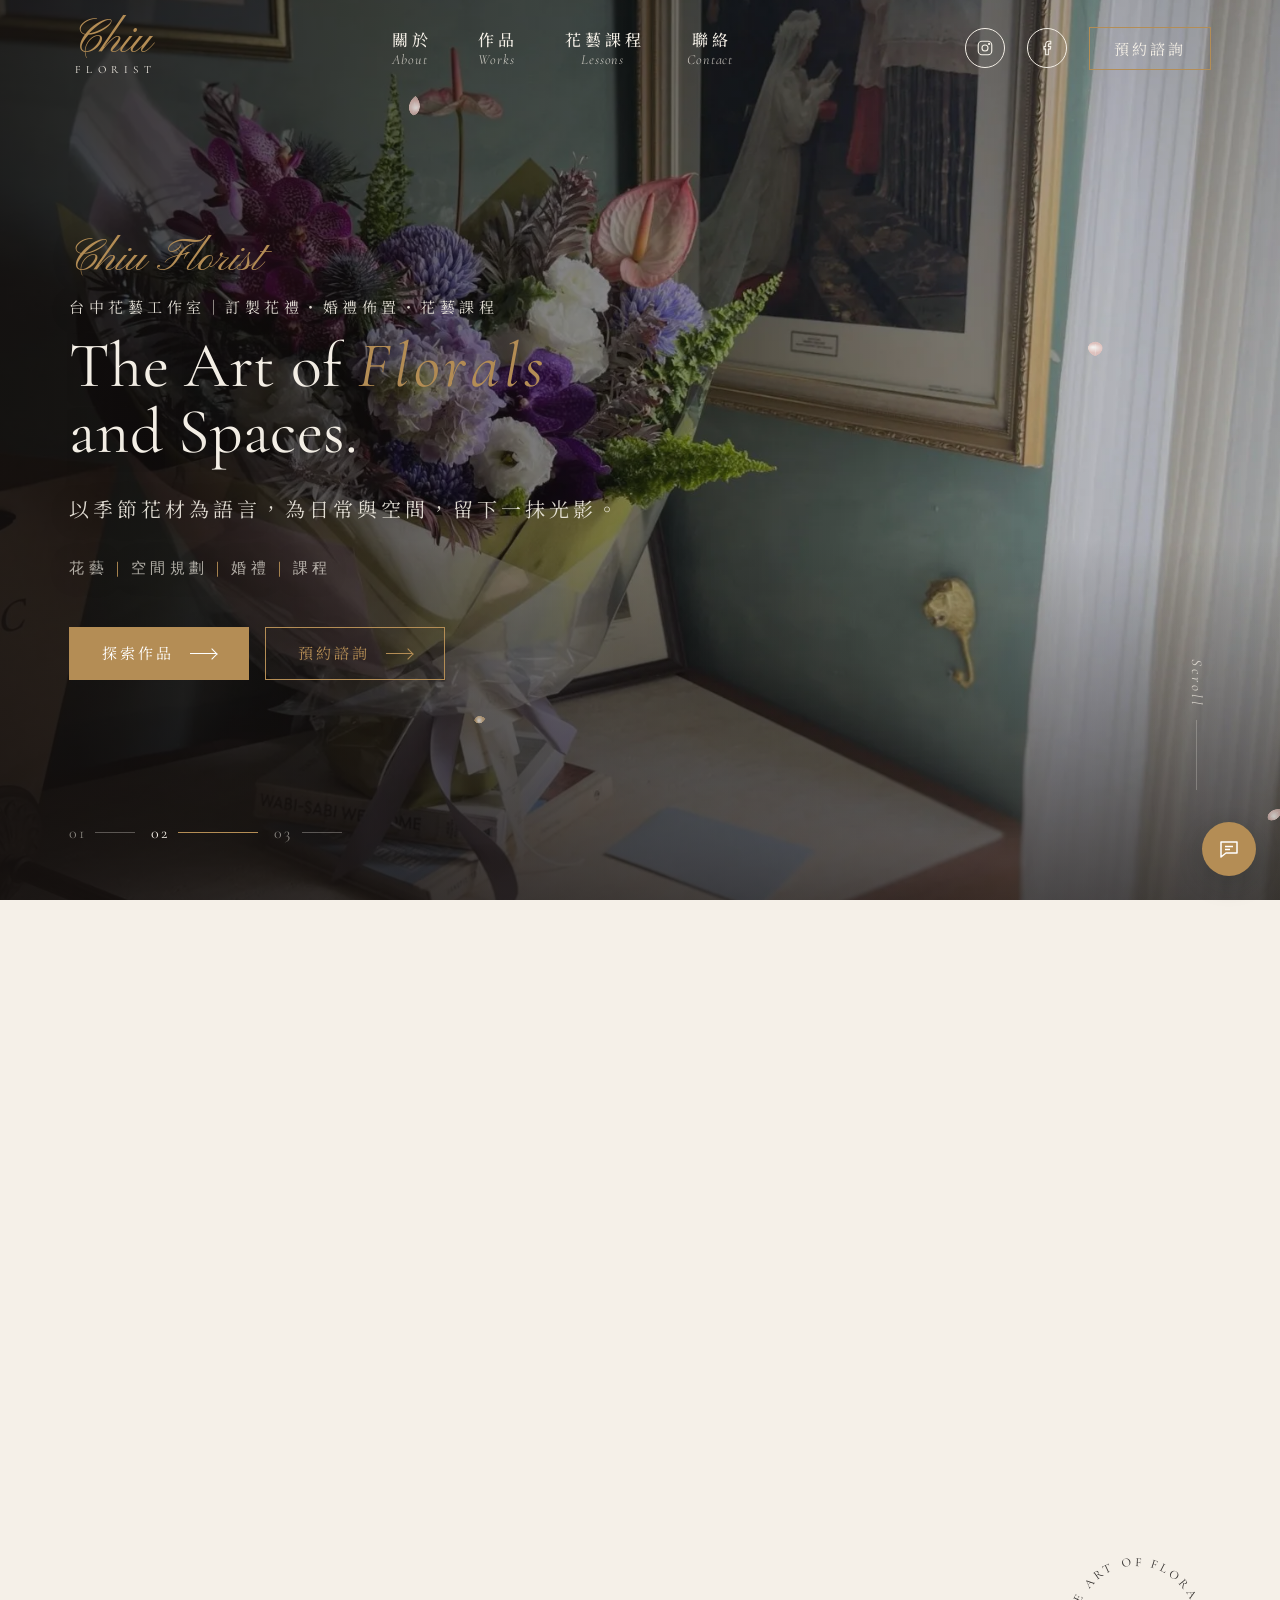
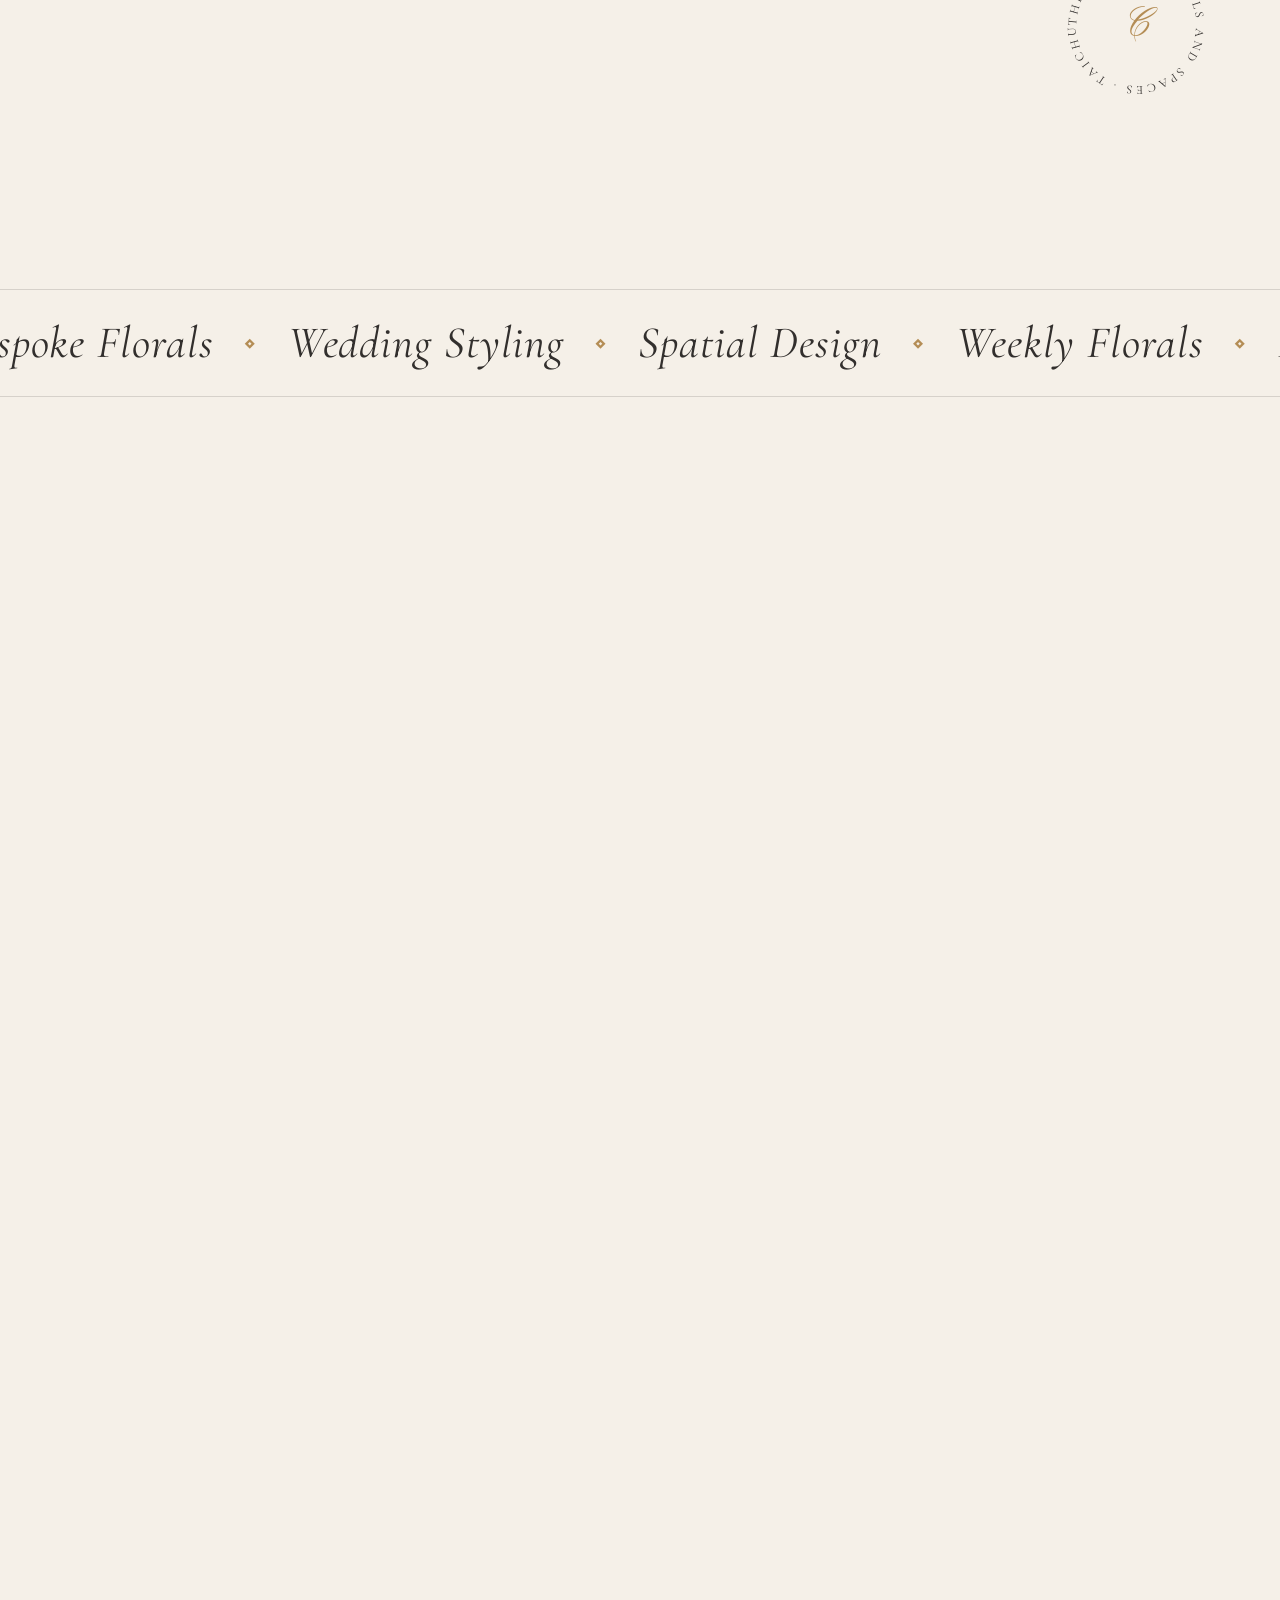
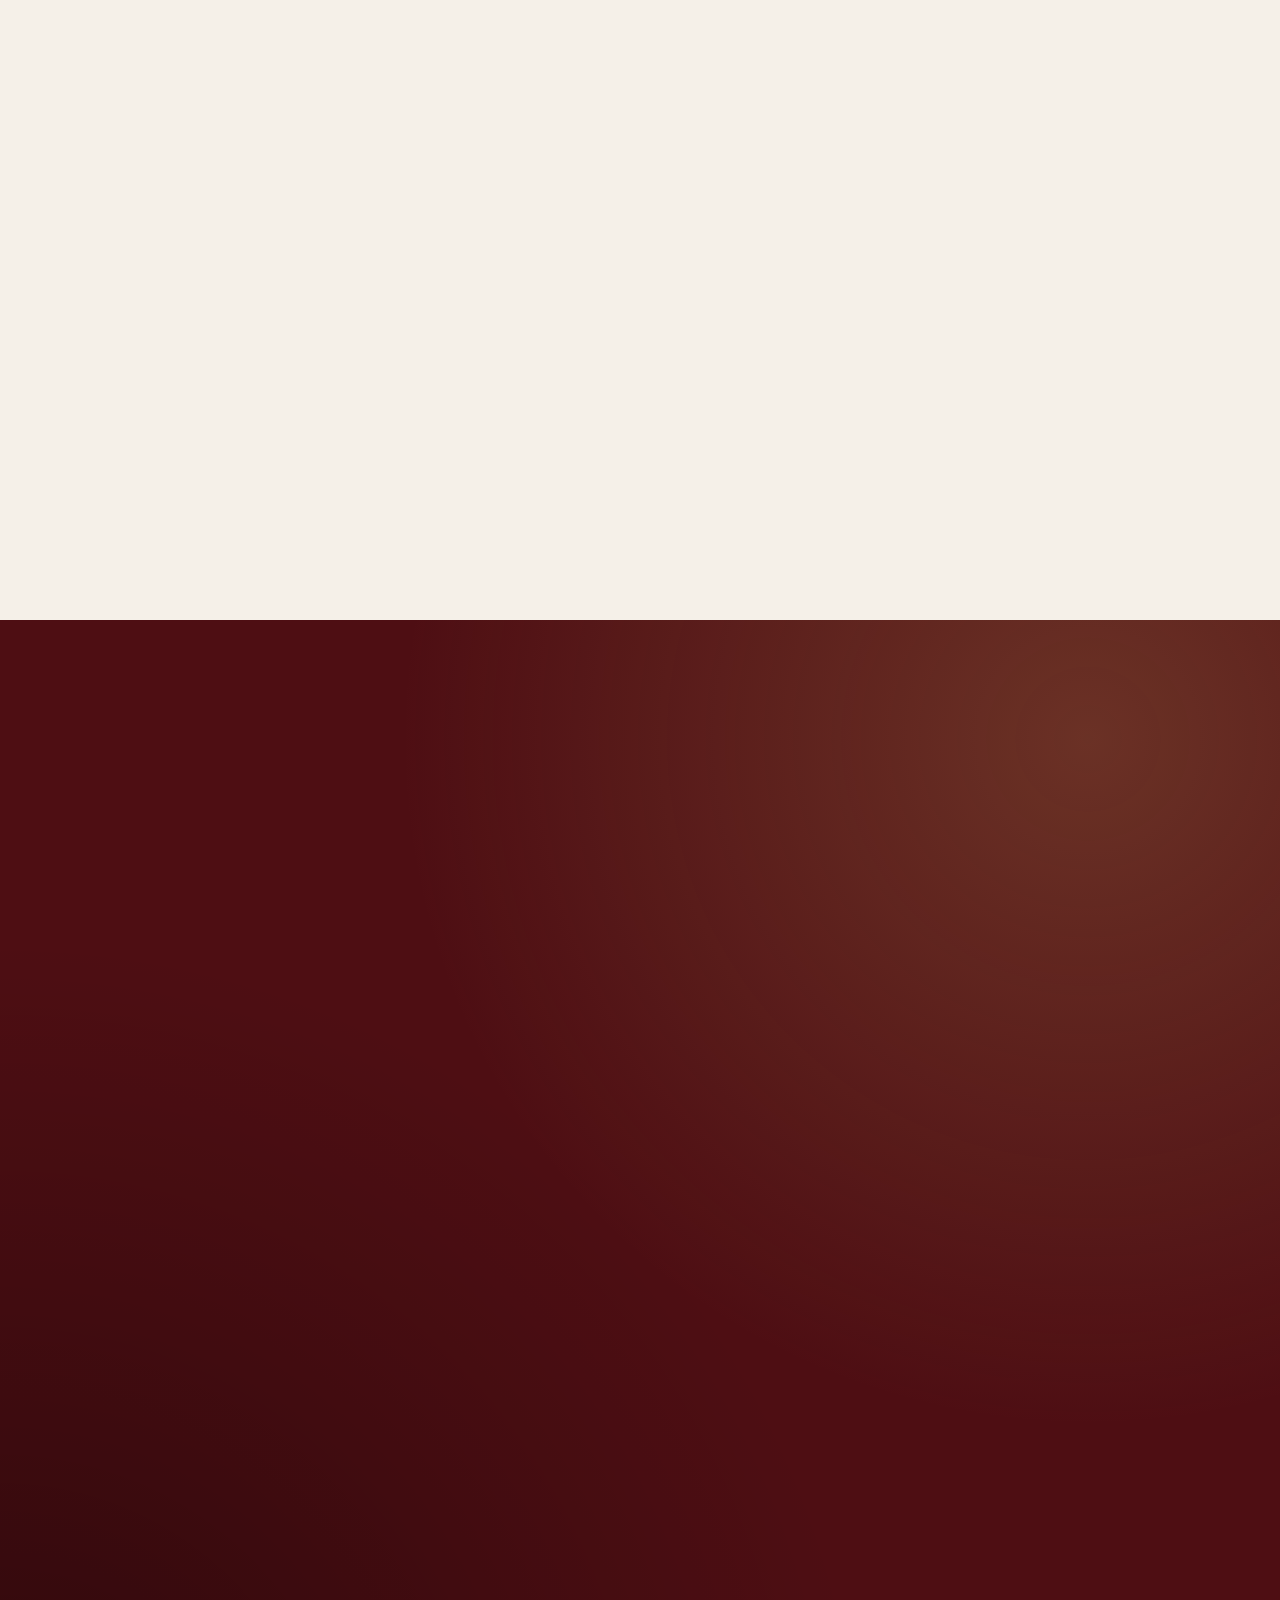
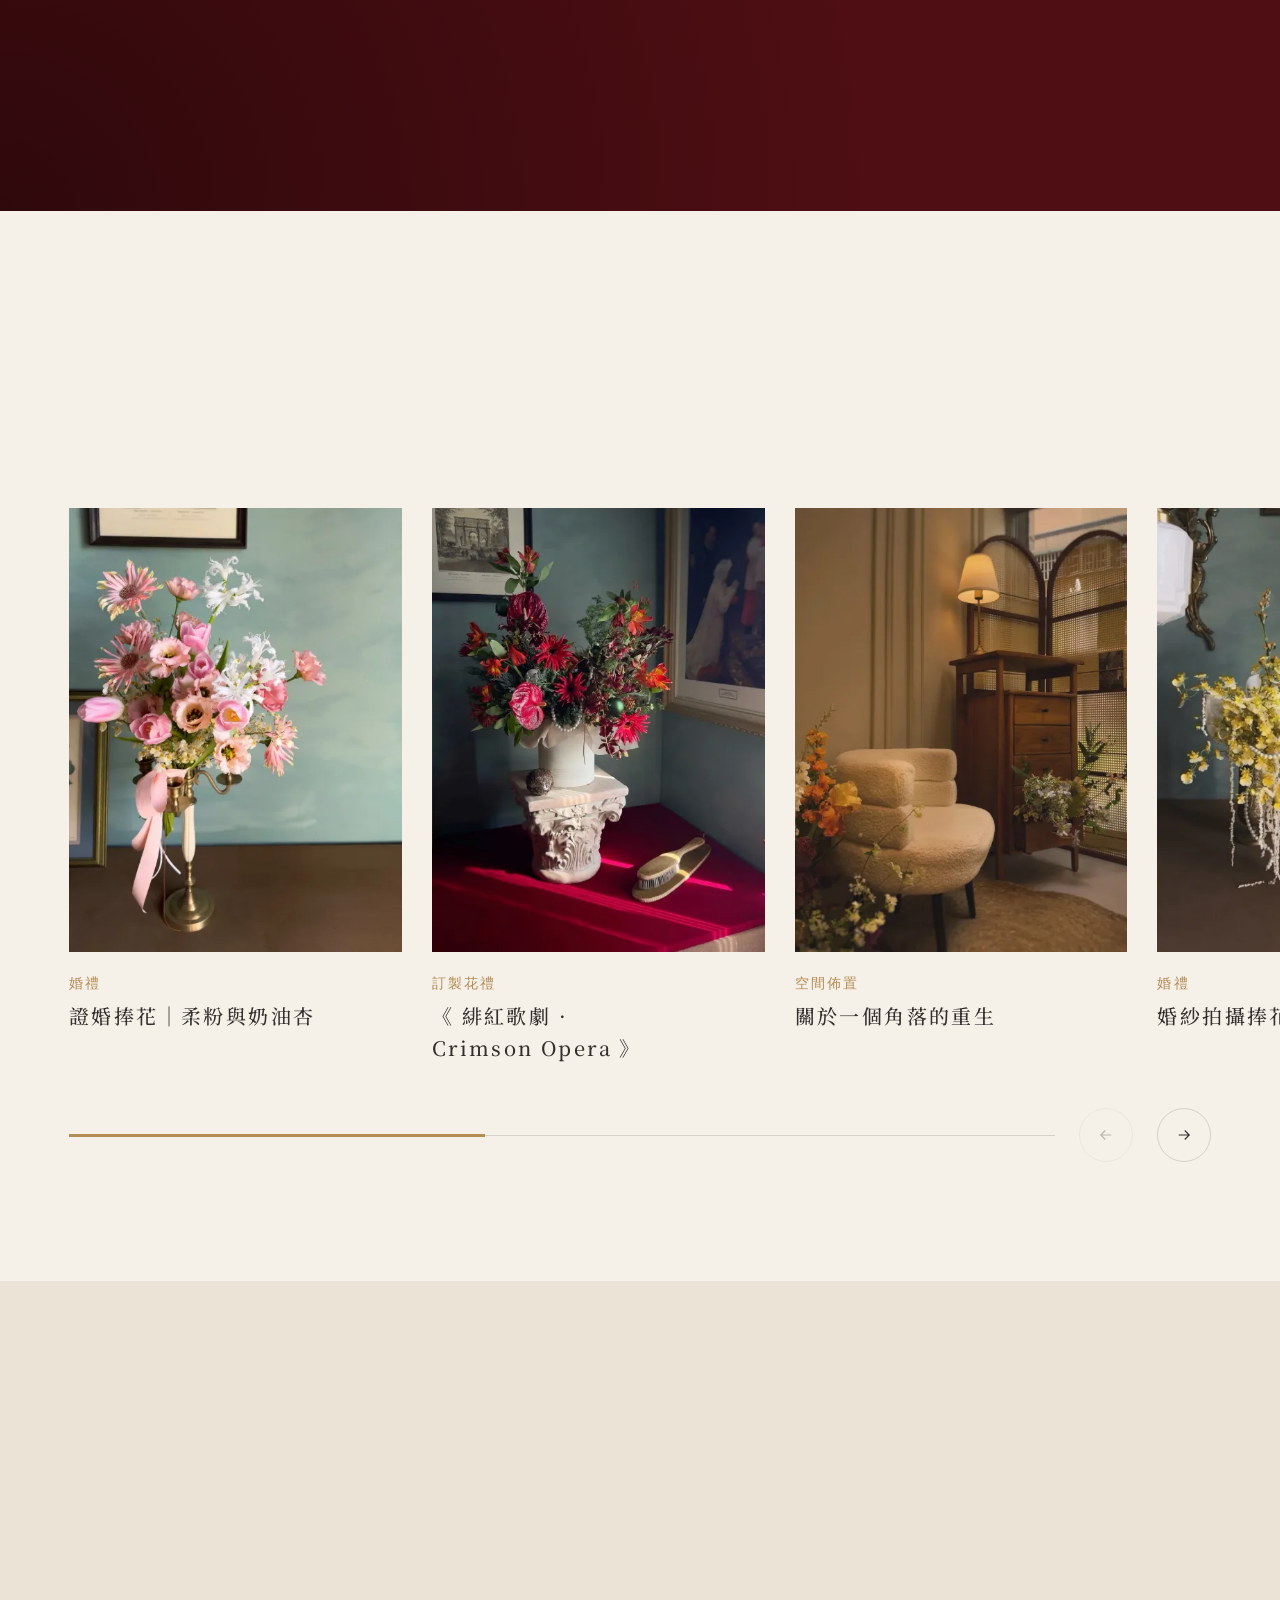
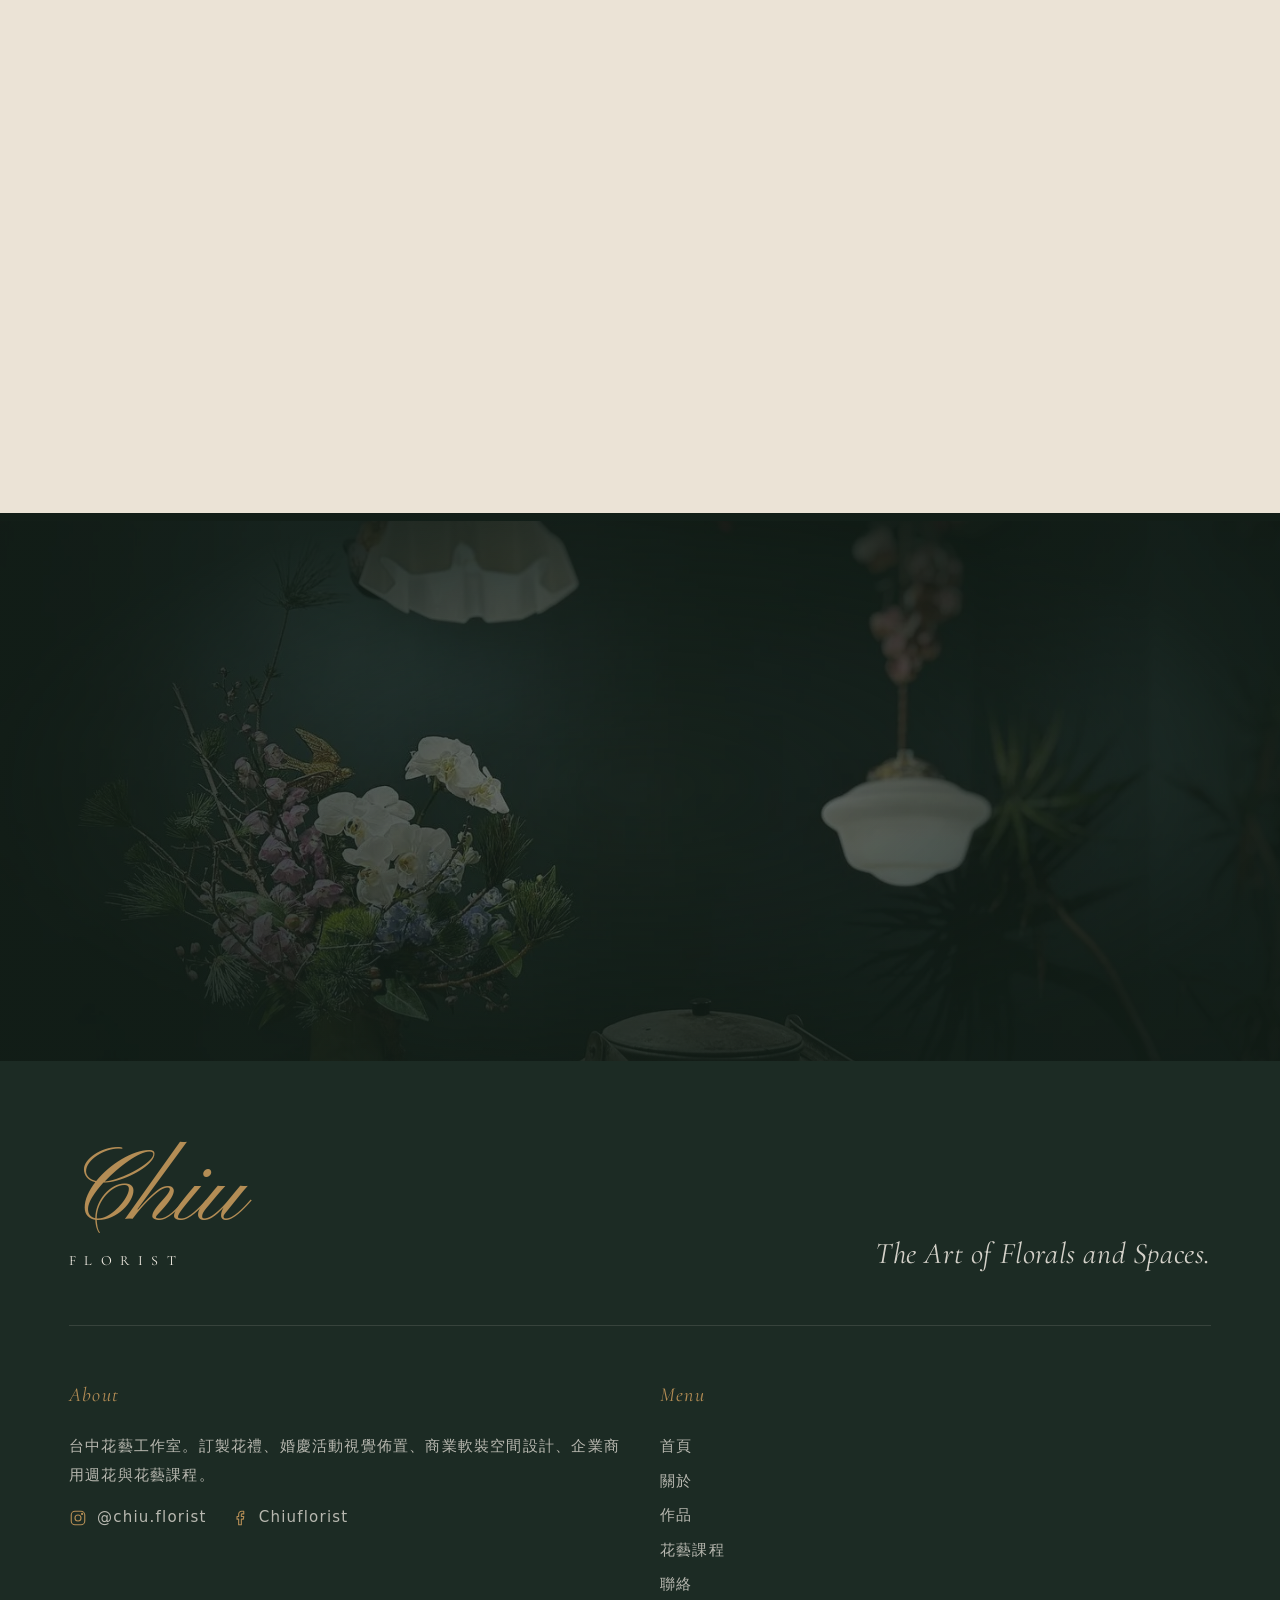
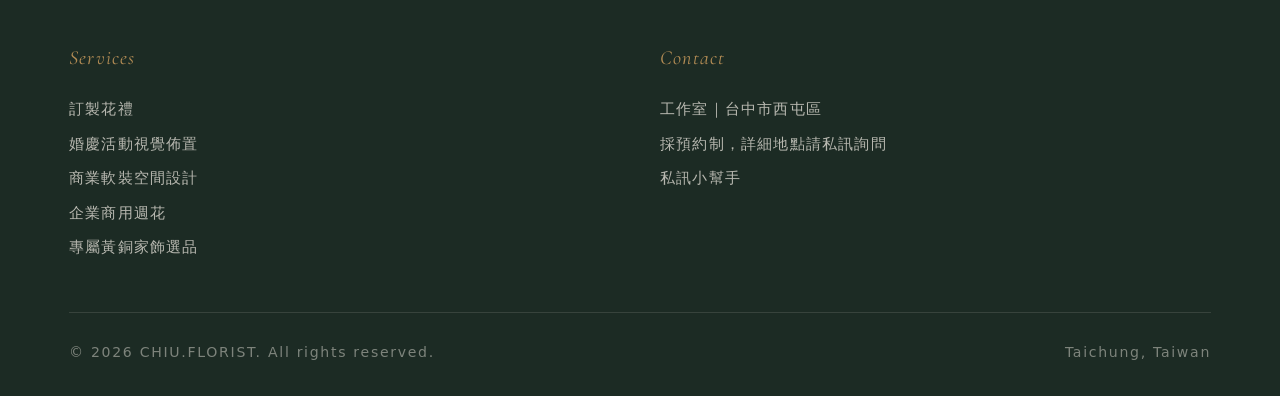
<file: index.html>
<!DOCTYPE html>
<html lang="zh-Hant-TW">
<head>
	<meta charset="UTF-8">
	<meta http-equiv="refresh" content="0; url=html/index.html">
	<title>CHIU.FLORIST</title>
	<meta name="google-site-verification" content="p_6z-OWAsTWC5hHmUmyuWNeH4Io1HOpn83x5PBPVKpA">
	<link rel="icon" href="image/icon/icon-48.png" sizes="48x48" type="image/png">
	<link rel="icon" href="image/icon/icon-96.png" sizes="96x96" type="image/png">
	<link rel="icon" href="image/icon/icon-192.png" sizes="192x192" type="image/png">
	<link rel="apple-touch-icon" href="image/icon/icon-180.png">
	<link rel="canonical" href="html/index.html">
</head>
<body>
	<p><a href="html/index.html">前往 CHIU.FLORIST 網站</a></p>
	<script>location.replace('html/index.html');</script>
</body>
</html>
</file>
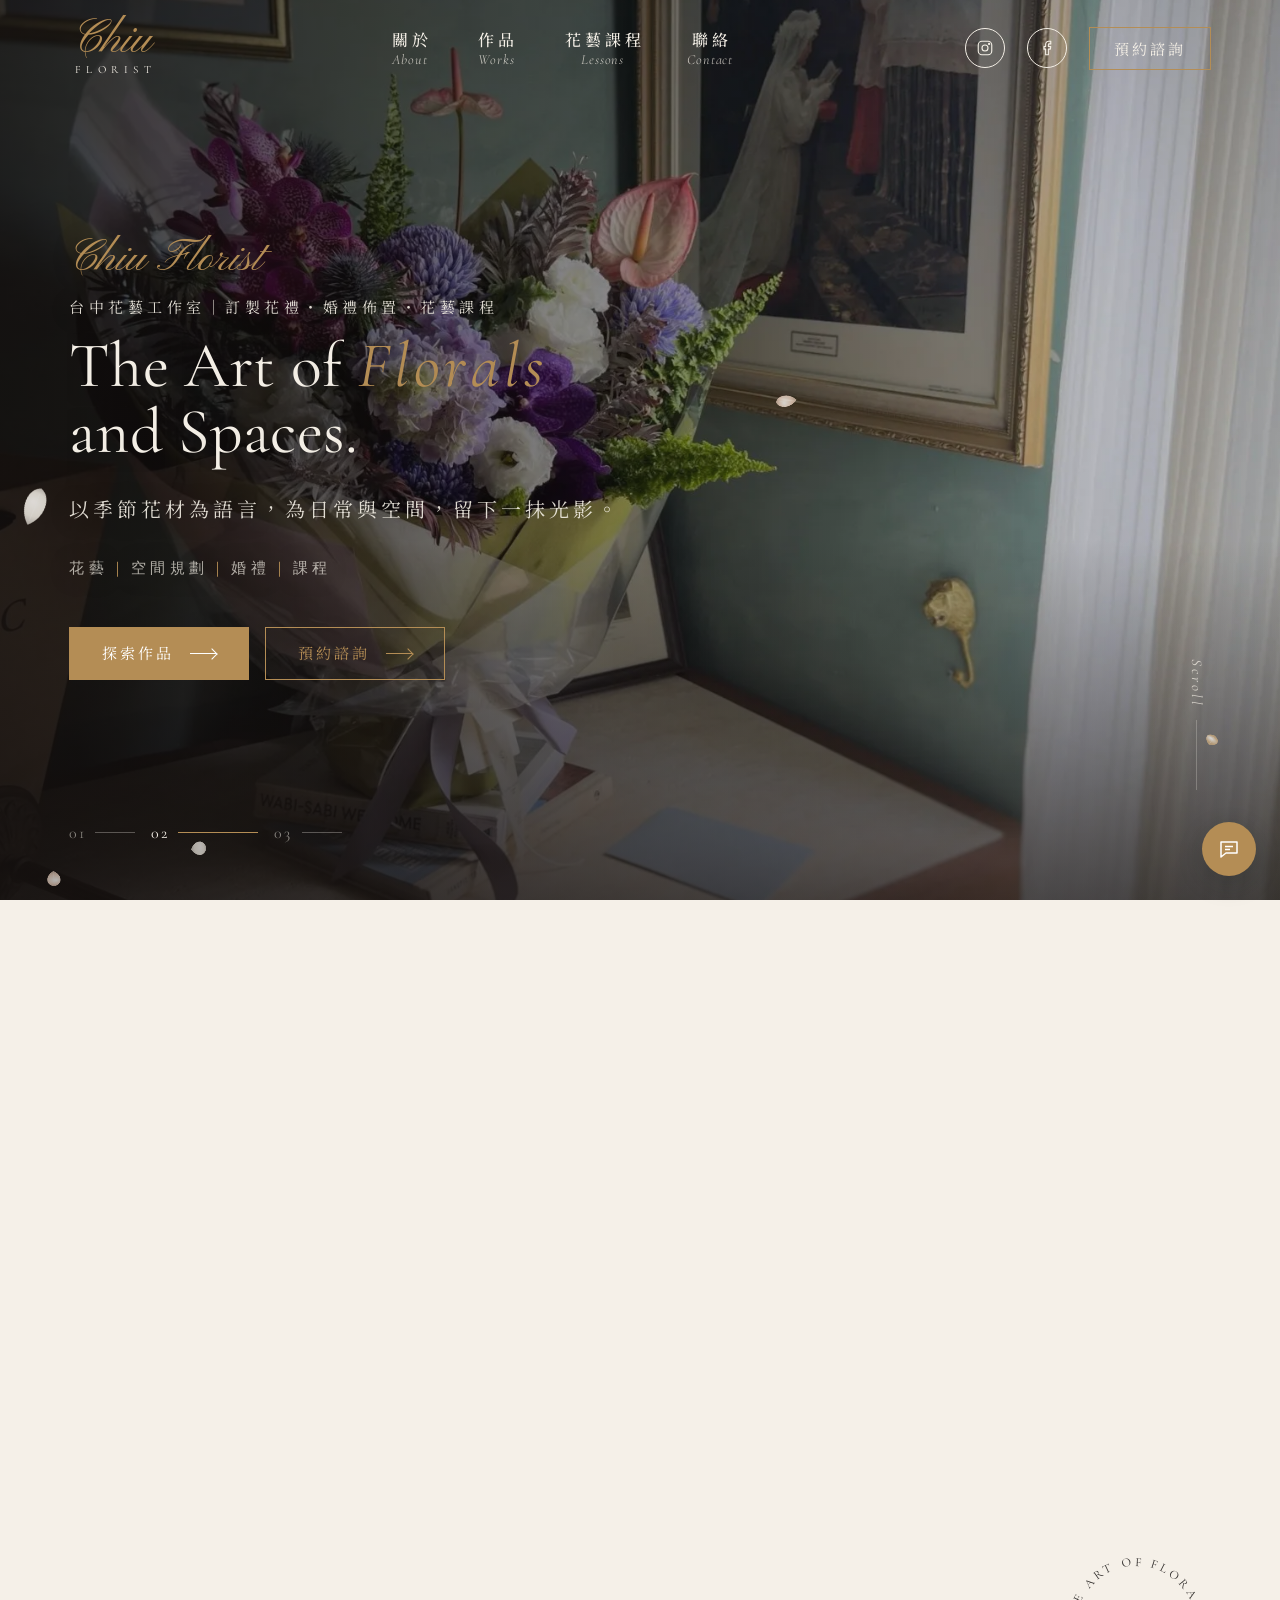
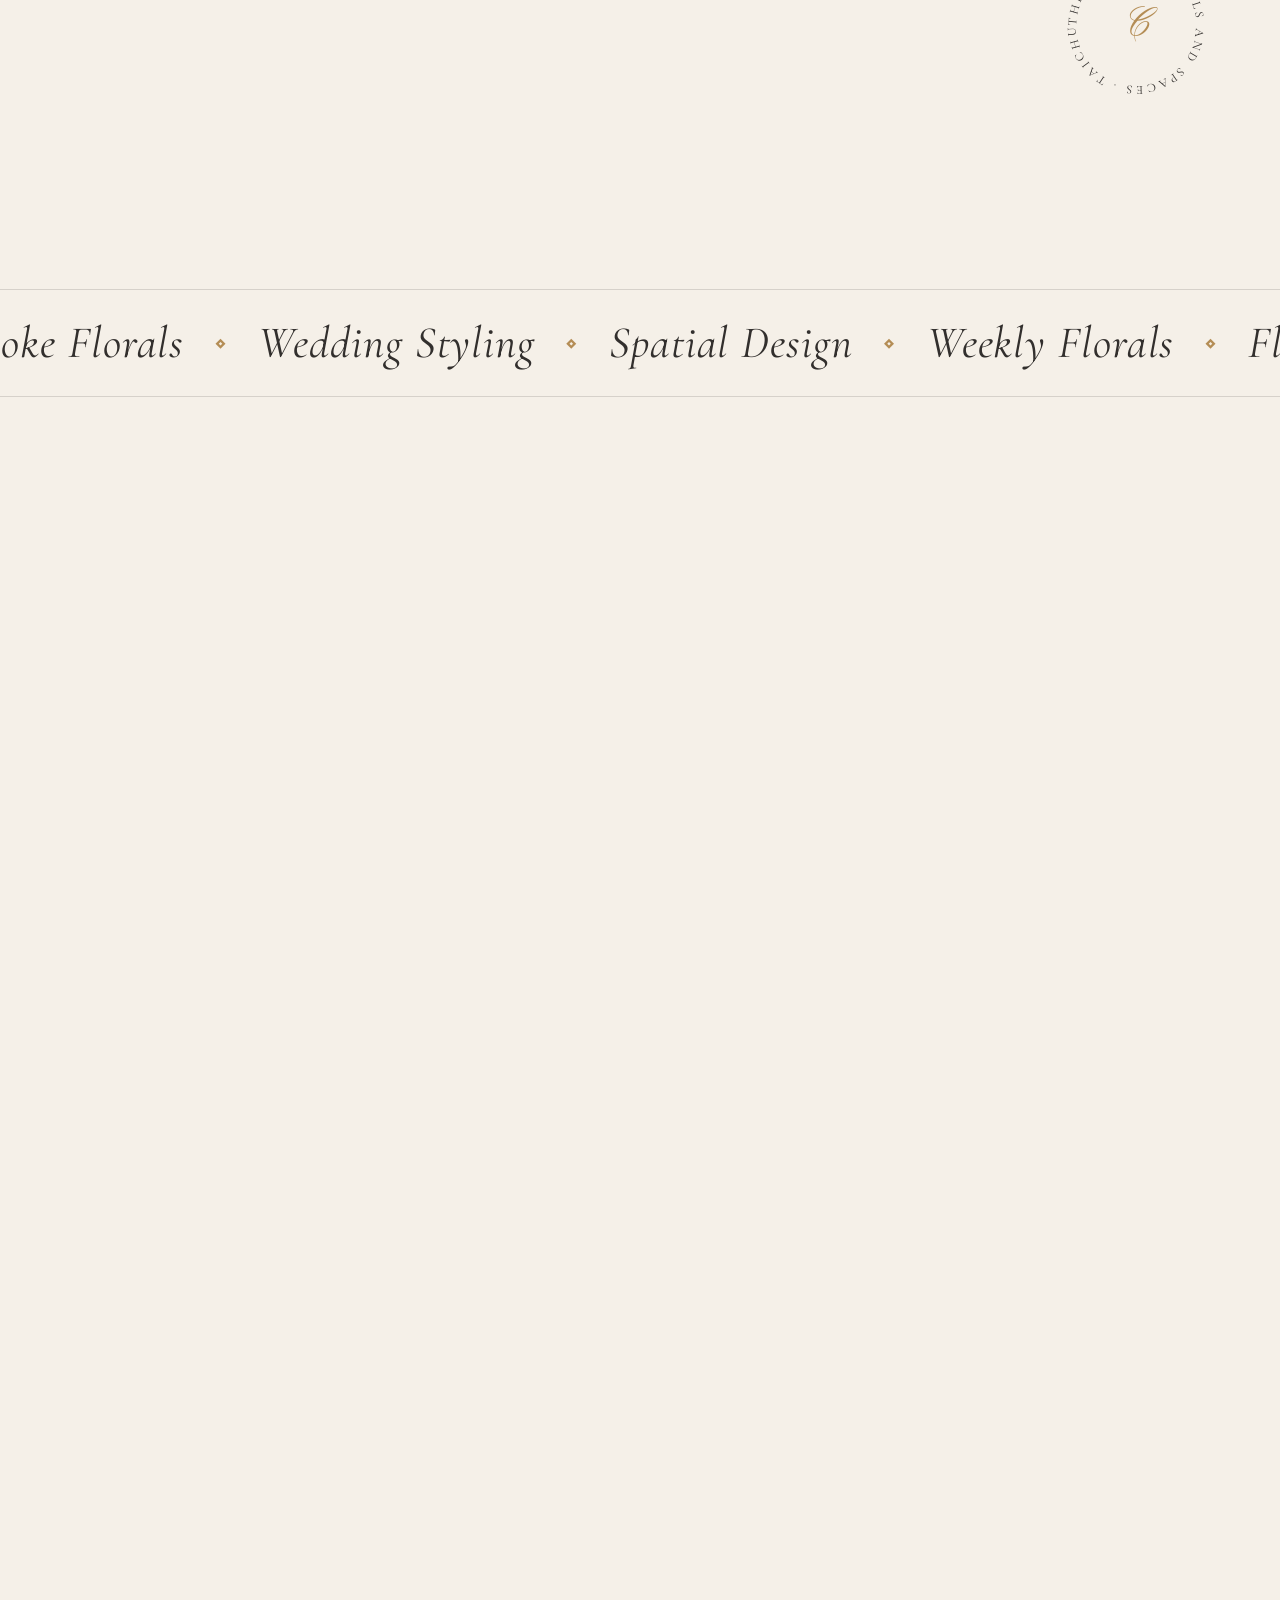
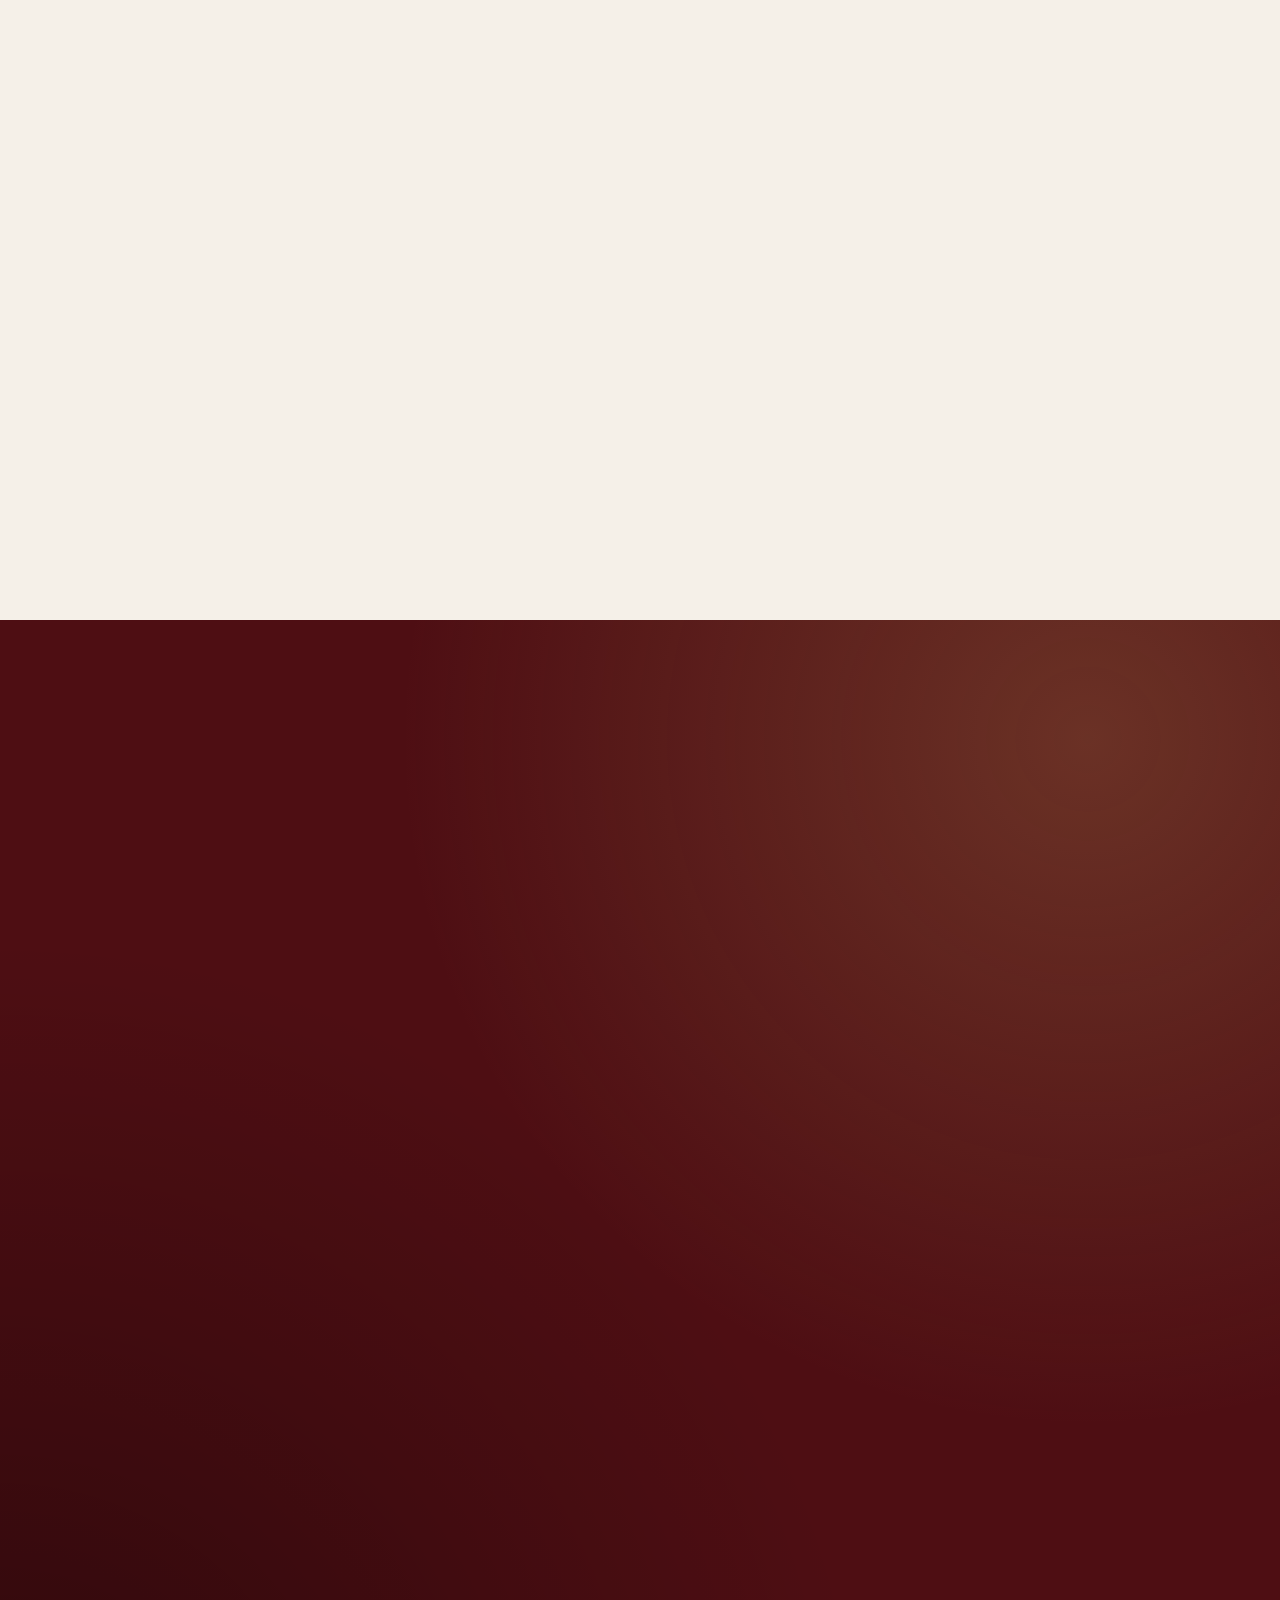
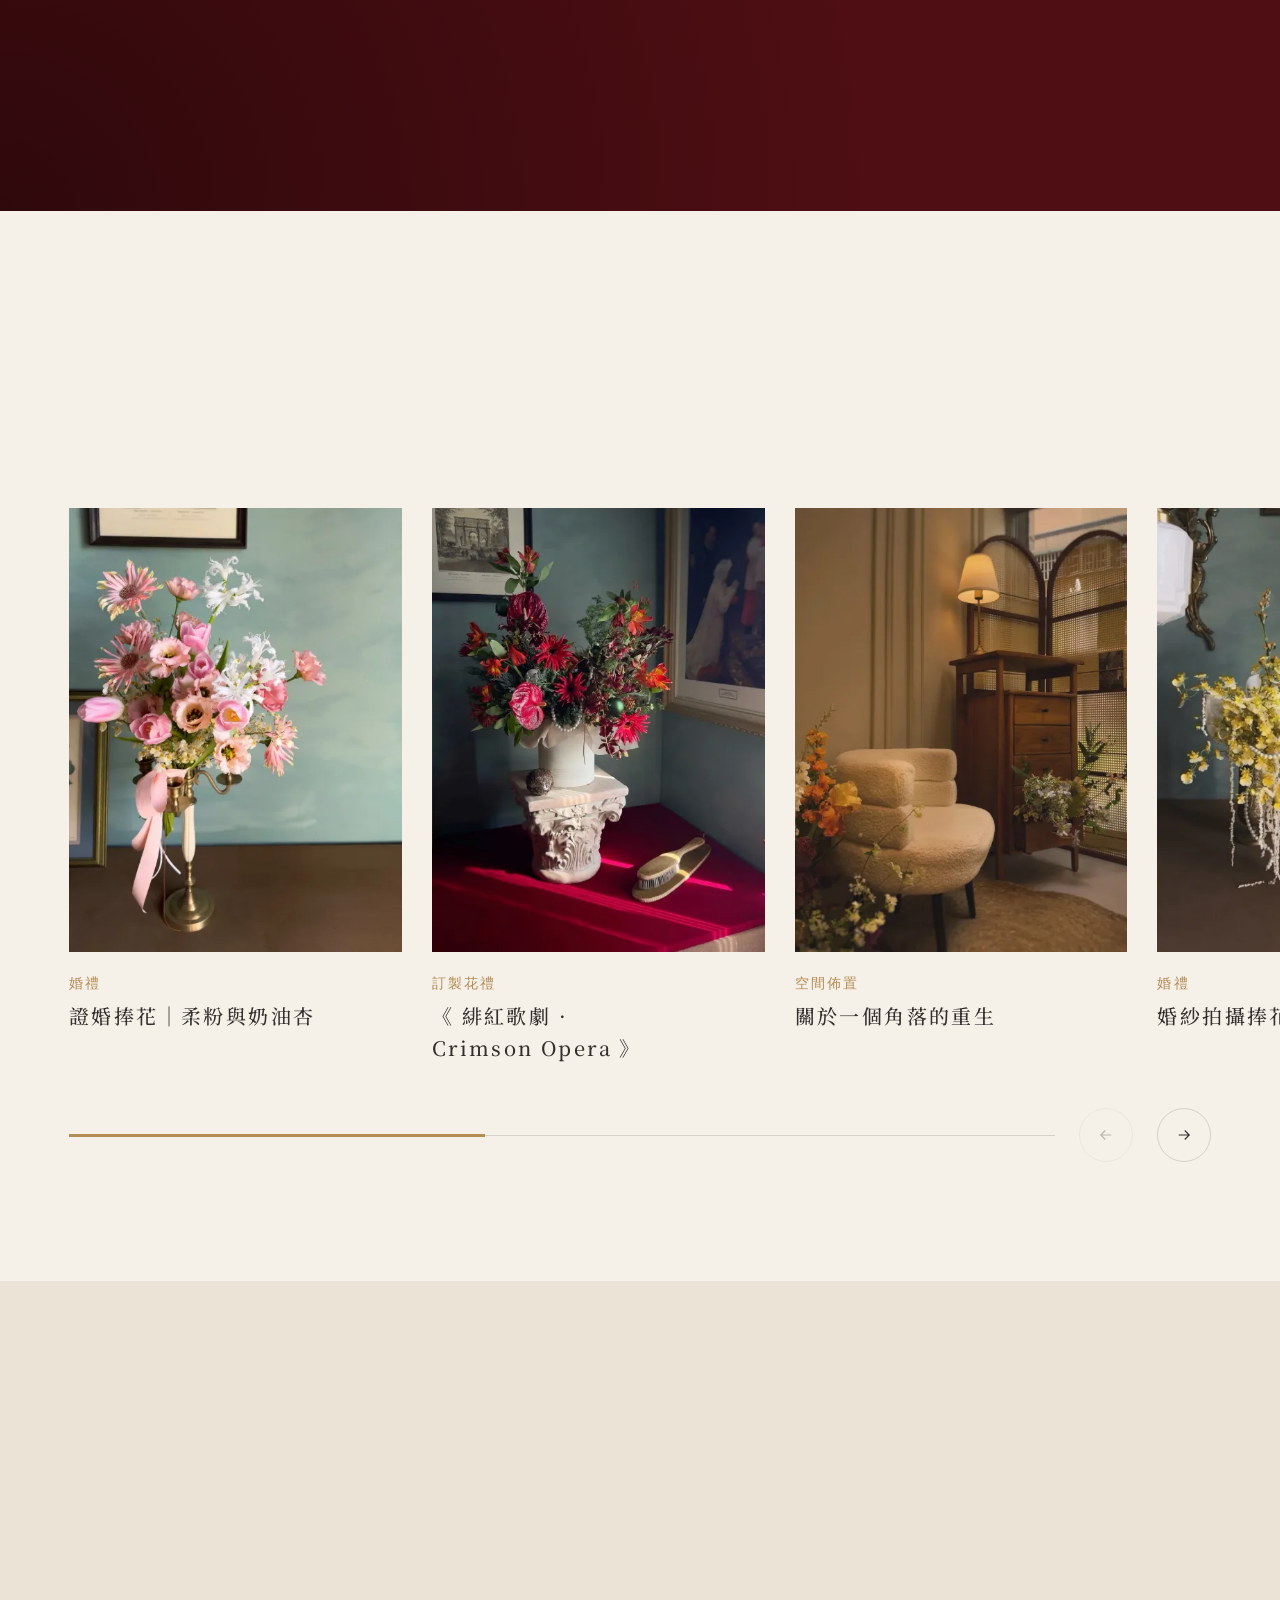
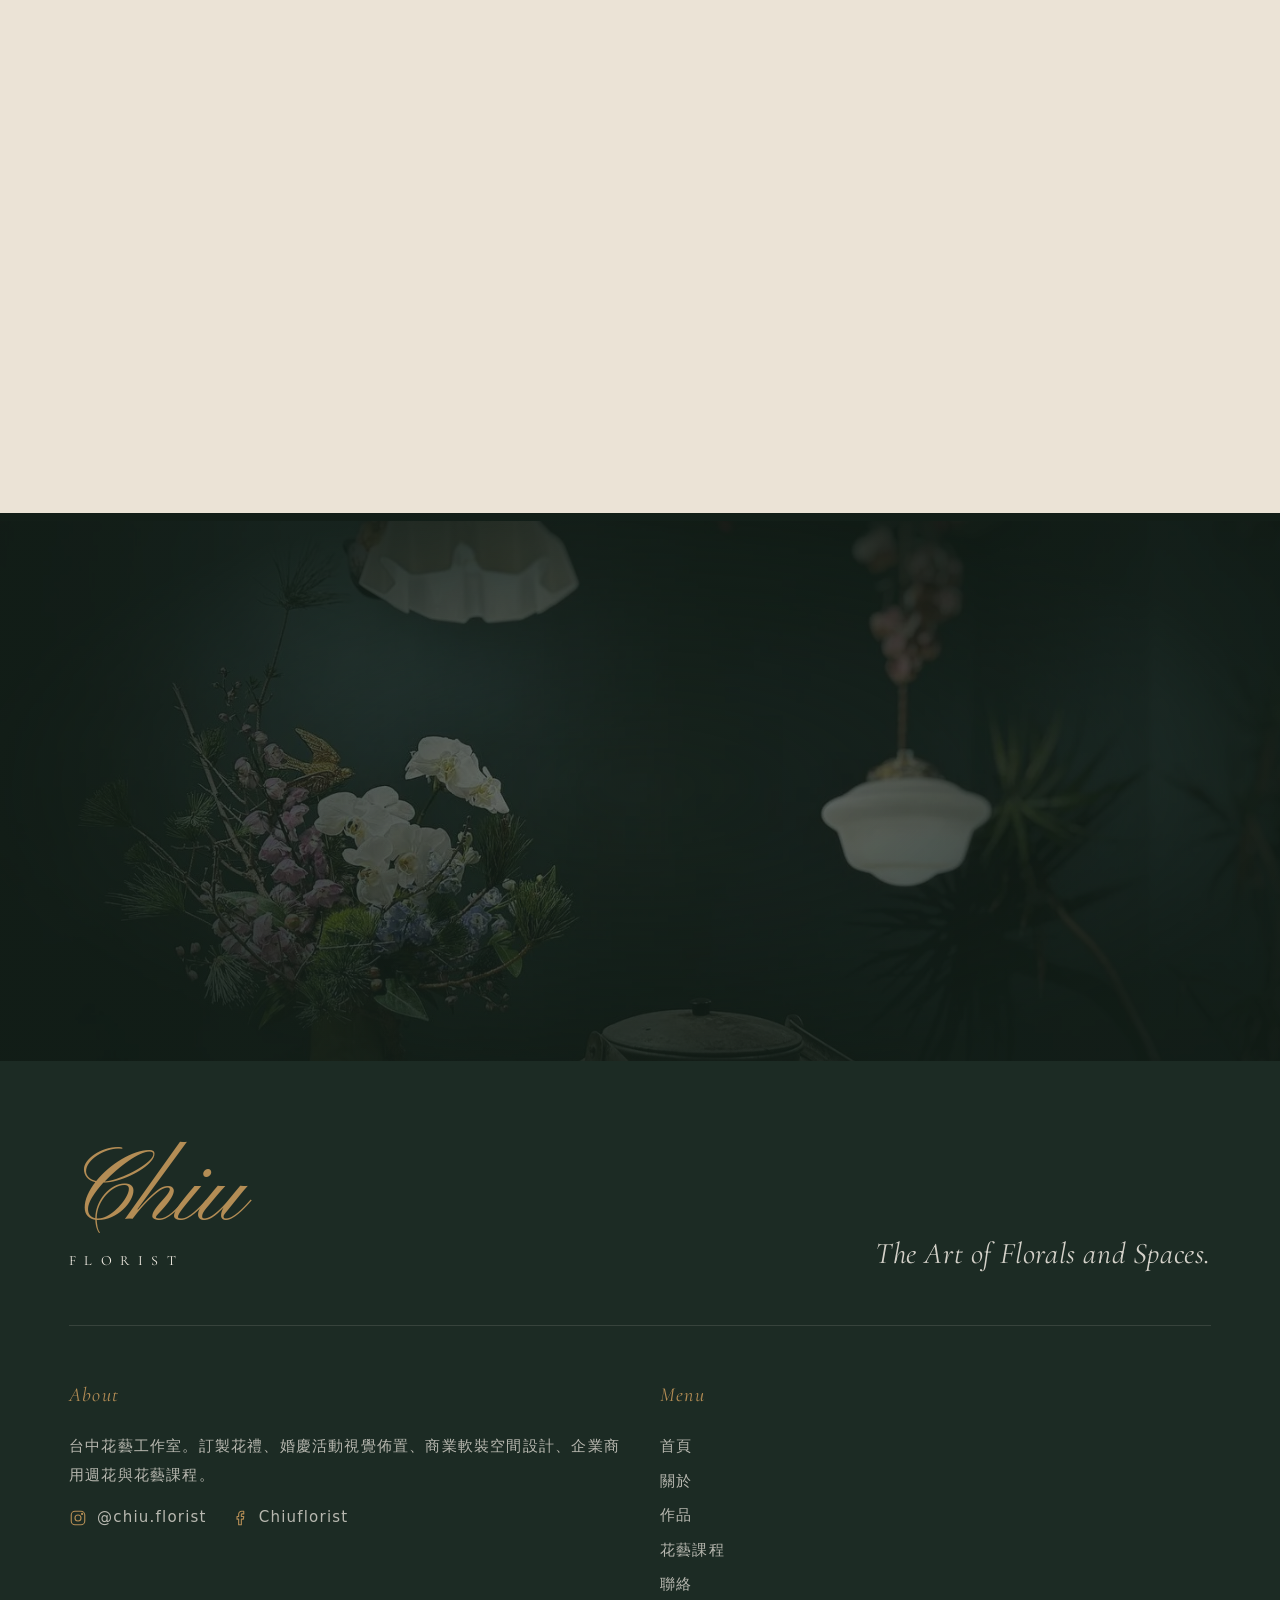
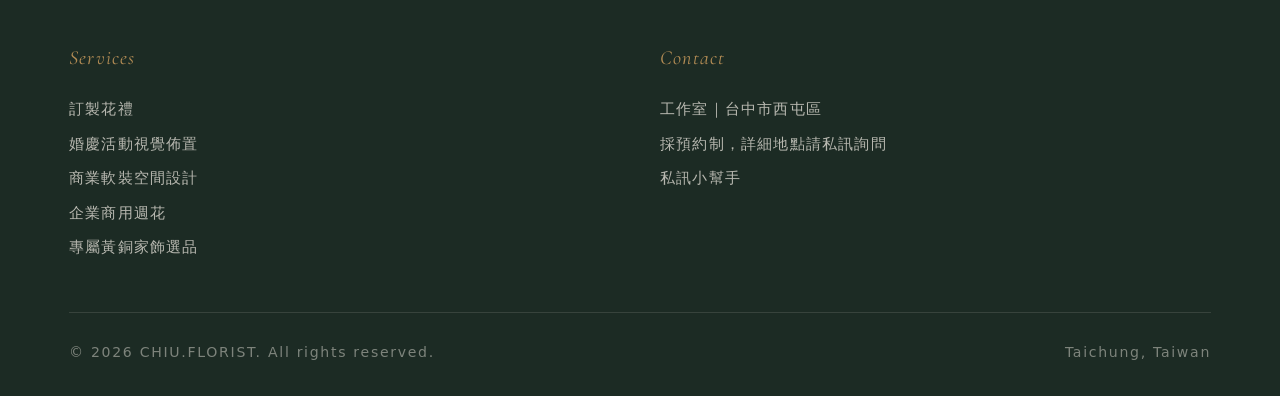
<file: html/index.html>
<!DOCTYPE html>
<html lang="zh-Hant-TW">
<head>
	<meta charset="UTF-8">
	<meta http-equiv="X-UA-Compatible" content="IE=edge">
	<meta name="viewport" content="width=device-width, initial-scale=1.0">
	<title>CHIU.FLORIST｜台中花藝・訂製花禮・婚禮佈置・空間軟裝・花藝課程</title>
	<!-- 檔期開關：早鳥 11/22 截止（is-eb-end）、最後取件 12/12 後本季結束（is-season-end）。改日期只要改這裡 -->
	<script>(function(){var n=Date.now(),c=document.documentElement.classList;if(n>Date.parse('2026-11-22T23:59:59+08:00'))c.add('is-eb-end');if(n>Date.parse('2026-12-12T23:59:59+08:00'))c.add('is-season-end');})();</script>
	<!-- Google Analytics (GA4) -->
	<script>window.dataLayer = window.dataLayer || []; function gtag(){dataLayer.push(arguments);} gtag('js', new Date()); gtag('config', 'G-TN85Y7GN7T');
	window.addEventListener('load', function () { setTimeout(function () { var s = document.createElement('script'); s.async = true; s.src = 'https://www.googletagmanager.com/gtag/js?id=G-TN85Y7GN7T'; document.head.appendChild(s); }, 2000); });</script>
	<meta name="google-site-verification" content="p_6z-OWAsTWC5hHmUmyuWNeH4Io1HOpn83x5PBPVKpA">
	<link rel="preload" as="image" href="../image/chiu/w_lobby3.webp" media="(min-width: 769px)" fetchpriority="high">
	<link rel="preload" as="image" href="../image/chiu/960/w_dahlia.webp" media="(max-width: 768px)" fetchpriority="high">
	<link rel="icon" href="../image/icon/icon-48.png" sizes="48x48" type="image/png">
	<link rel="icon" href="../image/icon/icon-96.png" sizes="96x96" type="image/png">
	<link rel="icon" href="../image/icon/icon-192.png" sizes="192x192" type="image/png">
	<link rel="apple-touch-icon" href="../image/icon/icon-180.png">
	<meta name="description" content="CHIU.FLORIST 台中花藝工作室：訂製花禮、婚慶活動視覺佈置、商業軟裝空間設計、企業商用週花與花藝課程。The Art of Florals and Spaces.">
	<link rel="canonical" href="https://po8621l124.github.io/chiu-florist/html/index.html">
	<meta property="og:type" content="website">
	<meta property="og:site_name" content="CHIU.FLORIST">
	<meta property="og:locale" content="zh_TW">
	<meta property="og:title" content="CHIU.FLORIST｜台中花藝・訂製花禮・婚禮佈置・空間軟裝・花藝課程">
	<meta property="og:description" content="CHIU.FLORIST 台中花藝工作室：訂製花禮、婚慶活動視覺佈置、商業軟裝空間設計、企業商用週花與花藝課程。The Art of Florals and Spaces.">
	<meta property="og:url" content="https://po8621l124.github.io/chiu-florist/html/index.html">
	<meta property="og:image" content="https://po8621l124.github.io/chiu-florist/image/chiu/w_lobby3.jpg">
	<meta name="twitter:card" content="summary_large_image">
    <script type="application/ld+json">
    {
        "@context": "https://schema.org",
        "@type": "Florist",
        "name": "CHIU.FLORIST",
        "alternateName": "CHIU 花藝工作室",
        "description": "CHIU.FLORIST 台中花藝工作室：訂製花禮、婚慶活動視覺佈置、商業軟裝空間設計、企業商用週花與花藝課程。The Art of Florals and Spaces.",
        "url": "https://po8621l124.github.io/chiu-florist/html/index.html",
        "image": "https://po8621l124.github.io/chiu-florist/image/chiu/w_lobby3.jpg",
        "address": { "@type": "PostalAddress", "addressLocality": "西屯區", "addressRegion": "台中市", "addressCountry": "TW" },
        "areaServed": "台中",
        "sameAs": ["https://www.instagram.com/chiu.florist/", "https://www.facebook.com/p/Chiuflorist-100071734697100/"]
    }
    </script>
    <link rel="preconnect" href="https://fonts.googleapis.com">
    <link rel="preconnect" href="https://fonts.gstatic.com" crossorigin>
    <link rel="stylesheet" href="https://fonts.googleapis.com/css2?family=Cormorant+Garamond:ital,wght@0,400;0,500;1,400;1,500&family=Noto+Serif+TC:wght@400;500&family=Pinyon+Script&display=swap" media="print" onload="this.media='all'"><noscript><link rel="stylesheet" href="https://fonts.googleapis.com/css2?family=Cormorant+Garamond:ital,wght@0,400;0,500;1,400;1,500&family=Noto+Serif+TC:wght@400;500&family=Pinyon+Script&display=swap"></noscript>
    <link rel="stylesheet" href="../css/chiu_common.css">
<style>
/* ===== 首頁 chi_ ===== */

/* a 主視覺 */
.chi_a{position: relative;z-index: 1;min-height: 100vh;min-height: 100svh;display: flex;align-items: center;padding: calc(var(--hd_h) + 40px) var(--pdx) 120px;overflow: hidden;background: var(--color-shade);}
.chi_a_slides{position: absolute;inset: 0;z-index: -2;}
.chi_a_slide{position: absolute;inset: 0;background: var(--img) var(--pos, center) / cover no-repeat;opacity: 0;transform: scale(1.05);transition: opacity 1.8s ease, transform 8s ease-out;}
.chi_a_slide.is-active{opacity: 1;transform: scale(1);}
.hs_box .chi_a_slide.is-lazy{background-image: none;}   /* 第 2、3 張：頁面載入完才下載 */
.chi_a::after{content: '';position: absolute;inset: 0;z-index: -1;background: linear-gradient(90deg, rgba(var(--rgb_shade),.82) 0%, rgba(var(--rgb_shade),.45) 50%, rgba(var(--rgb_shade),.15) 100%), linear-gradient(0deg, rgba(var(--rgb_shade),.6) 0%, rgba(var(--rgb_shade),0) 40%);}
.chi_a01{position: relative;max-width: 1400px;width: 100%;margin: auto;}
.chi_a_petals{position: absolute;inset: 0;width: 100%;height: 100%;pointer-events: none;opacity: 0;transition: opacity 2.5s ease;}   /* 花瓣（js/petals.js），疊在遮罩上、文字下 */
.chi_a_petals.is-on{opacity: 1;}
.hs_box .chi_a_script{display: block;font-family: var(--Pinyfont);font-size: var(--f45);line-height: 1;color: var(--color-Sub);letter-spacing: 0;}
/* h1：關鍵字在前（原始碼順序），畫面上顯示在草寫品牌名下方 */
.chi_a_h1{display: flex;flex-direction: column-reverse;align-items: flex-start;gap: 12px;font-weight: 400;}
.hs_box .chi_a_kw{display: block;font-family: var(--Seriffont);font-size: var(--f15);font-weight: 400;letter-spacing: .3em;line-height: 1.7;color: rgba(244,239,230,.9);}
.hs_box .chi_a01 .chi_a_en{font-family: var(--Corfont);font-weight: 400;font-size: var(--f100);line-height: 1.02;letter-spacing: .005em;color: var(--colorText-whi);margin-top: 14px;}
.hs_box .chi_a01 .chi_a_en em{font-family: var(--Corfont);font-style: italic;font-size: inherit;line-height: inherit;color: var(--color-Sub);}
.hs_box .chi_a01 > p{font-family: var(--Seriffont);font-size: var(--f20);letter-spacing: .2em;color: rgba(244,239,230,.9);margin-top: 26px;}
.chi_a01 > p .ch_s{display: inline-block;text-decoration: none;}
.chi_a_tags{display: flex;flex-wrap: wrap;margin: 26px 0 44px;}
.hs_box .chi_a_tags li{font-size: var(--f15);letter-spacing: .3em;color: rgba(244,239,230,.7);}
.chi_a_tags li + li::before{content: '｜';color: var(--color-Sub);margin: 0 .4em 0 .1em;letter-spacing: 0;}
.chi_a_ctrl{position: absolute;left: var(--pdx);right: var(--pdx);bottom: 46px;max-width: 1400px;margin: auto;display: flex;align-items: center;gap: 16px;}
.chi_a_dot{display: flex;align-items: center;gap: 10px;background: none;cursor: pointer;padding: 6px 0;}
.hs_box .chi_a_dot span{font-family: var(--Corfont);font-size: var(--f16);letter-spacing: .1em;color: rgba(244,239,230,.5);transition: color .4s;}
.chi_a_dot i{position: relative;display: block;width: 40px;height: 1px;background: rgba(244,239,230,.3);overflow: hidden;transition: width .6s var(--ease);}
.chi_a_dot i::after{content: '';position: absolute;inset: 0;background: var(--color-Sub);transform: scaleX(0);transform-origin: left;}
.chi_a_dot.is-active i{width: 80px;}
.chi_a_dot.is-active i::after{animation: chi_prog var(--dur, 6s) linear forwards;}
.hs_box .chi_a_dot.is-active span{color: var(--colorText-whi);}
.chi_a.is-paused .chi_a_dot.is-active i::after{animation-play-state: paused;}
@keyframes chi_prog{to{transform: scaleX(1);}}
.chi_a_scroll{position: absolute;right: var(--pdx);bottom: 110px;display: flex;flex-direction: column;align-items: center;gap: 12px;}
.hs_box .chi_a_scroll span{font-family: var(--Corfont);font-style: italic;font-size: var(--f15);letter-spacing: .2em;color: rgba(244,239,230,.75);writing-mode: vertical-rl;}
.chi_a_scroll i{display: block;width: 1px;height: 70px;background: rgba(244,239,230,.25);position: relative;overflow: hidden;}
.chi_a_scroll i::after{content: '';position: absolute;left: 0;top: -40%;width: 100%;height: 40%;background: var(--color-Sub);animation: chi_drop 2.2s ease-in-out infinite;}
@keyframes chi_drop{to{top: 100%;}}

/* b 品牌介紹 */
.chi_b{padding: calc(var(--pdy) * 1.3) var(--pdx);overflow: hidden;}
.chi_b01{display: flex;justify-content: space-between;align-items: center;gap: 40px;max-width: 1400px;width: 100%;margin: auto;}
.chi_b01_l{flex: 0 1 560px;min-width: 320px;}
.chi_b01_l .ch_title{margin-bottom: 36px;}
.chi_b01_l p + p{margin-top: 18px;}
.chi_b01_l .ch_btn{margin-top: 44px;}
.chi_b01_r{flex: 0 1 720px;position: relative;padding: 0 0 120px 0;}
.chi_b01_img1{width: 74%;max-width: 520px;margin-left: auto;overflow: hidden;}
.chi_b01_img1 img{width: 100%;height: auto;}
.hs_box .chi_b01_img2{position: absolute;left: 0;bottom: 0;width: 40%;max-width: 290px;overflow: hidden;border: 10px solid var(--color-bg) !important;}
.chi_b01_img2 img{width: 100%;height: auto;}
.chi_b01_badge{position: absolute;right: -40px;bottom: 60px;width: 150px;height: 150px;display: grid;place-items: center;}
.chi_b01_badge svg{position: absolute;inset: 0;width: 100%;height: 100%;animation: rcircle 22s linear infinite;}
.chi_b01_badge text{font-family: "Cormorant Garamond", serif;font-size: 12.5px;letter-spacing: 3.2px;fill: var(--colorText);}
.hs_box .chi_b01_badge b{font-family: var(--Pinyfont);font-size: 40px;line-height: 1;color: var(--color-Sub);font-weight: 400;letter-spacing: 0;}

/* d 服務項目 */
.chi_d{padding: var(--pdy) var(--pdx) calc(var(--pdy) * 1.2);}
.chi_d01{max-width: 1200px;width: 100%;margin: auto;}
.chi_d01_head{display: flex;justify-content: space-between;align-items: flex-end;gap: 30px;flex-wrap: wrap;margin-bottom: 56px;}
.hs_box .chi_d01_head > p{max-width: 460px;color: var(--colorText-sub);}
/* 服務項目：輕盈圖文卡（照片在上、文字在下），照片 3:4 不裁切 */
.chi_d02{display: grid;grid-template-columns: repeat(3, 1fr);gap: clamp(40px, 4vw, 64px) clamp(20px, 2.5vw, 40px);max-width: 1200px;margin: 0 auto;--delay_time:.1s;}
.chi_d02 a{display: block;}
.chi_d02 figure{aspect-ratio: 3 / 4;overflow: hidden;background: var(--color-bg2);}
.chi_d02 figure img{width: 100%;height: 100%;object-fit: cover;transition: transform 1.4s var(--sf_ease, ease);}
.chi_d02_txt{padding-top: 22px;}
.hs_box .chi_d02_txt b{display: flex;align-items: center;gap: 10px;font-family: var(--Corfont);font-style: italic;font-weight: 400;font-size: var(--f16);letter-spacing: .06em;color: var(--color-Sub);}
.chi_d02_txt b i{flex: none;width: 22px;height: 1px;background: currentColor;}
.hs_box .chi_d02_txt b em{font: inherit;color: inherit;letter-spacing: inherit;}
.hs_box .chi_d02_txt h3{margin: 8px 0 10px;font-family: var(--Seriffont);font-weight: 500;font-size: var(--f22);letter-spacing: .15em;line-height: 1.5;transition: color .4s;}
.hs_box .chi_d02_txt p{font-size: var(--f15);line-height: 1.85;color: var(--colorText-sub);}
.chi_d02_txt > span{position: relative;display: inline-flex;align-items: center;gap: 8px;margin-top: 16px;padding-bottom: 4px;font-family: var(--Seriffont);font-size: var(--f14);letter-spacing: .2em;color: var(--colorText);}
.chi_d02_txt > span::after{content: '';position: absolute;left: 0;bottom: 0;width: 100%;height: 1px;background: var(--color-line);}
.chi_d02_txt > span::before{content: '';position: absolute;left: 0;bottom: 0;z-index: 1;width: 0;height: 1px;background: var(--color-Sub);transition: width .5s var(--ease);}
.chi_d02_txt > span svg{width: 14px;height: 14px;color: var(--color-Sub);transition: transform .5s var(--ease);}
.chi_d02 a:is(:hover, :focus-visible) figure img{transform: scale(1.04);}
.hs_box .chi_d02 a:is(:hover, :focus-visible) h3{color: var(--color-Main);}
.chi_d02 a:is(:hover, :focus-visible) .chi_d02_txt > span::before{width: 100%;}
.chi_d02 a:is(:hover, :focus-visible) .chi_d02_txt > span svg{transform: translateX(5px);}

/* e 聖誕花禮 */
.chi_e{position: relative;z-index: 1;padding: calc(var(--pdy) * 1.2) var(--pdx);background: var(--color-Main);overflow: hidden;}
.chi_e::before{content: '';position: absolute;inset: 0;z-index: -1;background: radial-gradient(circle at 85% 10%, rgba(180,141,85,.28) 0%, rgba(180,141,85,0) 45%), radial-gradient(circle at 0% 100%, rgba(0,0,0,.4) 0%, rgba(0,0,0,0) 50%);}
.chi_e01{max-width: 1400px;width: 100%;margin: auto;}
.chi_e01_head{display: flex;justify-content: space-between;align-items: flex-end;gap: 40px;flex-wrap: wrap;margin-bottom: 60px;}
.hs_box .chi_e01_head > p{max-width: 520px;color: rgba(244,239,230,.82);}
.chi_e01_head > p .ch_s{display: inline-block;text-decoration: none;}
.chi_e02{display: grid;grid-template-columns: repeat(3, 1fr);gap: 30px;--delay_time:.2s;}
/* 進場的錯開由 scrollfade.js 自動處理；不要用 !important 的 transition-delay，否則滑鼠傾斜會延遲 */
.chi_e02 > li{background: rgba(20,10,10,.28);border: 1px solid rgba(180,141,85,.3) !important;display: flex;flex-direction: column;transition: border-color .4s, transform .8s ease, opacity .8s ease;}
.chi_e02 > li:hover{border-color: var(--color-Sub) !important;}
.chi_e02 figure{aspect-ratio: 16 / 9;overflow: hidden;background: rgba(0,0,0,.22);}
/* 三張比例不同：完整顯示不裁切 */
.chi_e02 figure img{width: 100%;height: 100%;object-fit: cover;transition: transform 1.2s var(--ease);}
.chi_e02 > li:hover figure img{transform: scale(1.025);}
.chi_e02_txt{padding: 30px 30px 34px;display: flex;flex-direction: column;gap: 4px;flex: 1;}
.hs_box .chi_e02_txt b{font-size: var(--f14);letter-spacing: .25em;color: var(--color-Sub);}
.hs_box .chi_e02_txt h3{font-family: var(--Seriffont);font-weight: 500;font-size: var(--f22);letter-spacing: .12em;line-height: 1.5;color: var(--colorText-whi);}
.hs_box .chi_e02_txt h3 em{display: block;font-family: var(--Corfont);font-style: italic;font-size: var(--f20);color: rgba(244,239,230,.6);letter-spacing: .04em;}
.chi_e02_txt dl{margin-top: 18px;padding-top: 18px;border-top: 1px solid rgba(244,239,230,.14) !important;display: grid;grid-template-columns: auto 1fr;gap: 6px 16px;}
.chi_e02_txt :is(dt, dd){font-family: var(--Sansfont);font-size: var(--f15);line-height: 1.7;letter-spacing: .08em;color: rgba(244,239,230,.75);}
.chi_e02_txt dt{color: var(--color-Sub);}
.chi_e02_txt dt::before{content: '⊸ ';}
.chi_e02_txt dd.price{font-family: var(--Corfont);font-size: var(--f26);color: var(--colorText-whi);line-height: 1.2;}
.chi_e03{display: flex;justify-content: space-between;align-items: center;gap: 30px;flex-wrap: wrap;margin-top: 50px;padding-top: 40px;border-top: 1px solid rgba(244,239,230,.14) !important;}
.chi_e03 dl{display: grid;grid-template-columns: auto 1fr;gap: 8px 24px;}
.chi_e03 :is(dt, dd){font-family: var(--Sansfont);font-size: var(--f15);letter-spacing: .1em;line-height: 1.8;color: rgba(244,239,230,.8);}
.chi_e03 dt{color: var(--color-Sub);}
.chi_e_badge{display: inline-flex;flex-wrap: wrap;align-items: center;gap: 4px 12px;margin-top: 22px;padding: 10px 20px;border: 1px dashed rgba(180,141,85,.7) !important;}
.hs_box .chi_e_badge span{font-size: var(--f15);color: var(--colorText-whi);letter-spacing: .12em;}
.hs_box .chi_e_badge b{font-family: var(--Seriffont);font-size: var(--f20);color: var(--color-Sub);}

/* f 作品精選 */
.chi_f{padding: calc(var(--pdy) * 1.2) var(--pdx);overflow: hidden;}
.chi_f01{max-width: 1400px;margin: 0 auto 50px;display: flex;justify-content: space-between;align-items: flex-end;gap: 30px;flex-wrap: wrap;}
.chi_f .ch_slider{max-width: 1400px;margin: auto;}
.chi_f .ch_slider_track{max-width: none;margin-right: calc((100% - 100vw) / 2);}

/* g 課程 */
.chi_g{padding: var(--pdy) var(--pdx) calc(var(--pdy) * 1.3);background: var(--color-bg2);}
.chi_g01{display: flex;justify-content: space-between;align-items: center;gap: 40px;max-width: 1400px;width: 100%;margin: auto;flex-direction: row-reverse;}
.chi_g01_l{flex: 0 1 540px;min-width: 320px;}
.chi_g01_l .ch_title{margin-bottom: 30px;}
.chi_g01_event{margin: 34px 0 40px;padding: 28px 30px;background: var(--color-bg);border-left: 2px solid var(--color-Sub) !important;}
.hs_box .chi_g01_event b{display: block;font-size: var(--f14);letter-spacing: .25em;color: var(--color-Sub);}
.hs_box .chi_g01_event h3{font-family: var(--Seriffont);font-weight: 500;font-size: var(--f22);letter-spacing: .12em;margin: 4px 0 10px;}
.chi_g01_event dl{display: grid;grid-template-columns: auto 1fr;gap: 4px 16px;}
.chi_g01_event :is(dt, dd){font-family: var(--Sansfont);font-size: var(--f15);line-height: 1.8;letter-spacing: .08em;color: var(--colorText);}
.chi_g01_event dt{color: var(--colorText-sub);}
.chi_g01_r{flex: 0 1 760px;position: relative;padding-bottom: 80px;}
.chi_g01_img1{width: 84%;margin-left: auto;overflow: hidden;}
.chi_g01_img1 img{width: 100%;height: auto;}
.hs_box .chi_g01_img2{position: absolute;left: 0;bottom: 0;width: 30%;max-width: 240px;overflow: hidden;border: 10px solid var(--color-bg2) !important;}
.chi_g01_img2 img{width: 100%;height: auto;}
.chi_g01_r{padding-bottom: 140px;}

/* a 主視覺互動：背景跟滑鼠微移、標題逐字浮現 */
.chi_a_slides{inset: -24px;translate: var(--hx, 0) var(--hy, 0);transition: translate .9s cubic-bezier(.2,.7,.3,1);}
.hs_box .chi_a_slides{max-width: none;}
.chi_a01 :is(.chi_a_en, p, li, .chi_a_script, .chi_a_kw){text-shadow: 0 2px 24px rgba(0,0,0,.35);}
.hs_box .chi_a01 .chi_a_en :is(.w, .c){font: inherit;color: inherit;letter-spacing: inherit;line-height: inherit;}
.hs_box .chi_a01 .chi_a_en .w{display: inline-block;overflow: hidden;vertical-align: top;padding: 0 .03em .12em;margin: 0 -.03em -.12em;}
.chi_a01 .chi_a_en .c{display: inline-block;transform: translateY(110%);transition: transform 1.1s var(--ease);transition-delay: calc(.35s + var(--i) * 26ms);}
.chi_a.is-ready .chi_a_en .c{transform: none;}

/* e 聖誕：手機／平板滑動圓點 */
.chi_e_dots{display: none;justify-content: center;gap: 10px;margin-top: 26px;}
.chi_e_dots button{width: 8px;height: 8px;border-radius: 8px;background: rgba(244,239,230,.3);cursor: pointer;transition: width .4s var(--ease), background-color .4s;}
.chi_e_dots button.is-active{width: 28px;background: var(--color-Sub);}

/* --- Media Queries --- */
@media (max-width: 1440px) {
    .chi_b01_badge{right: 0;}
}
@media (max-width: 1024px) {
    /* 主視覺：文字放下方、漸層加深 */
    .chi_a{align-items: flex-end;padding-bottom: 130px;}
    .chi_a::after{background: linear-gradient(0deg, rgba(var(--rgb_shade),.92) 0%, rgba(var(--rgb_shade),.68) 50%, rgba(var(--rgb_shade),.42) 100%);}
    .chi_a_scroll{display: none;}
    /* 服務卡：字縮一階 */
    .hs_box .chi_d02_txt h3{font-size: var(--f20);letter-spacing: .1em;}
    .hs_box .chi_d02_txt p{font-size: var(--f14);}
    /* 聖誕：改橫向滑動，不再 2+1 落單 */
    .hs_box .chi_e02{display: flex;max-width: none;gap: 20px;overflow-x: auto;scroll-snap-type: x mandatory;scrollbar-width: none;margin-right: calc(var(--pdx) * -1);padding-right: var(--pdx);}
    .chi_e02::-webkit-scrollbar{display: none;}
    .chi_e02 > li{flex: 0 0 min(46%, 420px);scroll-snap-align: start;}
    .chi_e_dots{display: flex;}
    .chi_b01_badge{display: none;}
}
@media (max-width: 992px) {
    .chi_b01, .chi_g01{flex-direction: column;align-items: stretch;max-width: 720px;}
    .chi_b01_l, .chi_b01_r, .chi_g01_l, .chi_g01_r{flex: none;}
    .chi_b01_l, .chi_g01_l{min-width: unset;}
    /* 兩張圖改並排，不再重疊錯位 */
    .chi_b01_r, .chi_g01_r{display: grid;gap: 14px;align-items: end;padding: 0;margin-top: 44px;}
    .chi_b01_r{grid-template-columns: 1.3fr 1fr;}
    .chi_g01_r{grid-template-columns: 2.4fr 1fr;}
    .chi_b01_img1, .chi_g01_img1{width: 100%;max-width: none;margin: 0;}
    .hs_box .chi_b01_img2, .hs_box .chi_g01_img2{position: static;width: 100%;max-width: none;border: 0 !important;}
    .chi_b01_img2{margin-bottom: 40px;}
    .chi_b01_badge{display: none;}
}
@media (max-width: 768px) {
    .chi_a_slide{background-image: var(--img_m, var(--img));background-position: var(--pos_m, center);}
    .chi_a{padding-bottom: 120px;}
    /* 手機背景較亮，金色字調亮以維持對比 */
    .hs_box .chi_a_script, .hs_box .chi_a01 .chi_a_en em{color: #E2C38F;}
    .chi_a_dot i{width: 24px;}
    .chi_a_dot.is-active i{width: 50px;}
    /* 服務卡：兩欄 */
    .chi_d02{grid-template-columns: repeat(2, 1fr);gap: 36px 18px;}
    .chi_d02 > li:nth-child(n){transition-delay: 0s !important;}
    .chi_d02_txt{padding-top: 16px;}
    .chi_e01_head{margin-bottom: 40px;}
    .chi_e02 > li{flex-basis: min(80%, 380px);}
    .chi_e03{flex-direction: column;align-items: stretch;margin-top: 36px;padding-top: 30px;}
    .chi_e03 dl{grid-template-columns: 1fr;gap: 0;}
    .chi_e03 dd + dt{margin-top: 12px;}
}
@media (max-width: 576px) {
    .hs_box .chi_a_script{font-size: var(--f30);}
    .hs_box .chi_a01 > p{font-size: var(--f16);letter-spacing: .12em;}
    .chi_a_tags{margin: 18px 0 30px;}
    .chi_g01_event{padding: 22px 20px;}
}
@media (max-width: 480px) {
    /* 服務卡：小螢幕只留編號、英文、標題，點卡片進頁面 */
    .chi_d02{gap: 28px 12px;}
    .hs_box .chi_d02_txt b{font-size: var(--f14);gap: 6px;}
    .chi_d02_txt b i{width: 14px;}
    .hs_box .chi_d02_txt h3{font-size: var(--f16);letter-spacing: .06em;margin: 4px 0 0;}
    .hs_box .chi_d02_txt p, .chi_d02_txt > span{display: none;}
    .hs_box .chi_d02_txt b em, .chi_d02_txt b i{display: none;}
    .chi_e02{--delay_time:0s;}
    .chi_e02_txt{padding: 24px 22px 28px;}
    .chi_e_badge{flex-direction: column;align-items: flex-start;}
    .chi_b01_r{grid-template-columns: 1.2fr 1fr;gap: 10px;}
    .chi_b01_img2{margin-bottom: 24px;}
}
@media (max-width: 380px) {
}
</style>
</head>
<body>

<script src="../js/chiu_layout.js" data-part="header"></script>

<div class="hs_box">
<main id="main">

    <section class="chi_a" aria-label="主視覺">
        <div class="chi_a_slides">
            <div class="chi_a_slide is-active" style="--img:url(../image/chiu/w_lobby3.webp);--pos:70% center;--img_m:url(../image/chiu/960/w_dahlia.webp);--pos_m:center 30%"></div>
            <div class="chi_a_slide is-lazy" style="--img:url(../image/chiu/w_blue.webp);--pos:65% center;--img_m:url(../image/chiu/960/w_paris.webp);--pos_m:center 30%"></div>
            <div class="chi_a_slide is-lazy" style="--img:url(../image/chiu/w_window.webp);--pos:60% center;--img_m:url(../image/chiu/960/w_opera.webp);--pos_m:center 30%"></div>
        </div>
        <div class="chi_a01">
            <h1 class="chi_a_h1" data-animate-in="up" data-animate-in-delay="100"><span class="chi_a_kw"><span class="ch_s">台中花藝工作室｜</span><span class="ch_s">訂製花禮・婚禮佈置・花藝課程</span></span><span class="chi_a_script">Chiu Florist</span></h1>
            <div class="chi_a_en">The Art of <em>Florals</em><br>and Spaces.</div>
            <p data-animate-in="up" data-animate-in-delay="450">以季節花材為語言，<span class="ch_s">為日常與空間，</span><span class="ch_s">留下一抹光影。</span></p>
            <ul class="chi_a_tags" data-animate-in="up" data-animate-in-delay="600">
                <li>花藝</li><li>空間規劃</li><li>婚禮</li><li>課程</li>
            </ul>
            <div class="ch_btns" data-animate-in="up" data-animate-in-delay="750">
                <a class="ch_btn fill" href="works.html#portfolio"><span>探索作品</span><i></i></a>
                <a class="ch_btn" href="contact.html"><span>預約諮詢</span><i></i></a>
            </div>
        </div>
        <div class="chi_a_ctrl" role="group" aria-label="主視覺輪播">
            <button class="chi_a_dot is-active" type="button" aria-label="第 1 張"><span>01</span><i></i></button>
            <button class="chi_a_dot" type="button" aria-label="第 2 張"><span>02</span><i></i></button>
            <button class="chi_a_dot" type="button" aria-label="第 3 張"><span>03</span><i></i></button>
        </div>
        <a class="chi_a_scroll" href="#chi_b" aria-label="往下捲動"><span>Scroll</span><i></i></a>
    </section>

    <section class="chi_b" id="chi_b">
        <div class="chi_b01">
            <article class="chi_b01_l">
                <div class="ch_title" data-animate-in="left">
                    <div class="ch_en">Our Philosophy</div>
                    <h2>把生活過成詩的<span class="ch_s">溫柔方式</span></h2>
                </div>
                <p data-animate-in="up">CHIU.FLORIST 是一間位於台中的花藝工作室。我們相信，花藝不只是擺飾，而是讓空間呼吸、讓日子有了溫度的語言。</p>
                <p data-animate-in="up">從一份訂製花禮、一場婚禮的視覺佈置，到商業空間的軟裝與週花，我們順著季節挑選花材，刻意保留花朵原本的呼吸感與空氣感，讓每一件作品低調細膩，卻自帶光芒。</p>
                <a class="ch_btn" href="about.html" data-animate-in="up"><span>認識 CHIU</span><i></i></a>
            </article>
            <div class="chi_b01_r">
                <figure class="chi_b01_img1" data-animate-in="fadeIn"><img src="../image/chiu/w_dahlia.webp" srcset="../image/chiu/480/w_dahlia.webp 480w, ../image/chiu/960/w_dahlia.webp 960w, ../image/chiu/w_dahlia.webp 1500w" sizes="(max-width: 992px) 50vw, 25vw" alt="午後斜光｜莫蘭迪綠牆前的粉色大理花與噴泉草花禮" class="anima_blur" width="1500" height="2000" loading="lazy"></figure>
                <figure class="chi_b01_img2" data-animate-in="fadeIn"><img class="anima_blur" src="../image/chiu/w_cypress.webp" srcset="../image/chiu/480/w_cypress.webp 480w, ../image/chiu/960/w_cypress.webp 960w, ../image/chiu/w_cypress.webp 1500w" sizes="(max-width: 992px) 50vw, 25vw" alt="為針葉盆栽掛上星星樹頂的聖誕佈置" width="1500" height="2000" loading="lazy"></figure>
                <div class="chi_b01_badge" aria-hidden="true">
                    <svg viewBox="0 0 150 150"><defs><path id="chi_circle" d="M75,75 m-60,0 a60,60 0 1,1 120,0 a60,60 0 1,1 -120,0"/></defs><text><textPath href="#chi_circle">THE ART OF FLORALS AND SPACES · TAICHUNG ·</textPath></text></svg>
                    <b>C</b>
                </div>
            </div>
        </div>
    </section>

    <div class="ch_marquee" aria-hidden="true">
        <div class="ch_marquee_track">
            <p><span>Bespoke Florals</span><b>⋄</b><span>Wedding Styling</span><b>⋄</b><span>Spatial Design</span><b>⋄</b><span>Weekly Florals</span><b>⋄</b><span>Floral Lessons</span><b>⋄</b></p>
            <p><span>Bespoke Florals</span><b>⋄</b><span>Wedding Styling</span><b>⋄</b><span>Spatial Design</span><b>⋄</b><span>Weekly Florals</span><b>⋄</b><span>Floral Lessons</span><b>⋄</b></p>
        </div>
    </div>

    <section class="chi_d">
        <div class="chi_d01">
            <div class="chi_d01_head">
                <div class="ch_title" data-animate-in="left">
                    <div class="ch_en">Services</div>
                    <h2>服務項目</h2>
                </div>
                <p data-animate-in="up">從一束花到一整個空間，依照場合、對象與季節量身規劃，讓花與空間自然對話。</p>
            </div>
            <ul class="chi_d02">
                <li data-animate-in="up"><a href="works.html?cat=gift#portfolio">
                    <figure><img src="../image/chiu/w_autumn.webp" srcset="../image/chiu/480/w_autumn.webp 480w, ../image/chiu/960/w_autumn.webp 960w, ../image/chiu/w_autumn.webp 1500w" sizes="(max-width: 768px) 50vw, 400px" alt="秋天的顏色｜焦糖與柔粉色系訂製花禮" width="1500" height="2000" loading="lazy"></figure>
                    <div class="chi_d02_txt"><b>01<i></i><em>Bespoke Floral Gifts</em></b><h3>訂製花禮</h3><p>生日、紀念日與節慶花禮，依送禮對象與心意量身設計。</p><span>了解更多<svg viewBox="0 0 24 24" fill="none" stroke="currentColor" stroke-width="1.5" aria-hidden="true"><path d="M5 12h14M13 6l6 6-6 6"/></svg></span></div>
                </a></li>
                <li data-animate-in="up"><a href="works.html?cat=wedding#portfolio">
                    <figure><img src="../image/chiu/w_bridal.webp" srcset="../image/chiu/480/w_bridal.webp 480w, ../image/chiu/960/w_bridal.webp 960w, ../image/chiu/w_bridal.webp 1500w" sizes="(max-width: 768px) 50vw, 400px" alt="證婚捧花｜柔粉與奶油杏色系婚禮捧花" width="1500" height="2000" loading="lazy"></figure>
                    <div class="chi_d02_txt"><b>02<i></i><em>Wedding &amp; Event Styling</em></b><h3>婚慶活動視覺佈置</h3><p>證婚捧花、婚紗拍攝花束，到整場活動的視覺佈置。</p><span>了解更多<svg viewBox="0 0 24 24" fill="none" stroke="currentColor" stroke-width="1.5" aria-hidden="true"><path d="M5 12h14M13 6l6 6-6 6"/></svg></span></div>
                </a></li>
                <li data-animate-in="up"><a href="works.html?cat=space#portfolio">
                    <figure><img src="../image/chiu/w_corner.webp" srcset="../image/chiu/480/w_corner.webp 480w, ../image/chiu/960/w_corner.webp 960w, ../image/chiu/w_corner.webp 1500w" sizes="(max-width: 768px) 50vw, 400px" alt="關於一個角落的重生｜空間花藝佈置" width="1500" height="2000" loading="lazy"></figure>
                    <div class="chi_d02_txt"><b>03<i></i><em>Spatial Styling</em></b><h3>商業軟裝空間設計</h3><p>櫥窗、店面與展演空間的花藝佈置與擺飾選品。</p><span>了解更多<svg viewBox="0 0 24 24" fill="none" stroke="currentColor" stroke-width="1.5" aria-hidden="true"><path d="M5 12h14M13 6l6 6-6 6"/></svg></span></div>
                </a></li>
                <li data-animate-in="up"><a href="works.html?cat=weekly#portfolio">
                    <figure><img src="../image/chiu/w_paris.webp" srcset="../image/chiu/480/w_paris.webp 480w, ../image/chiu/960/w_paris.webp 960w, ../image/chiu/w_paris.webp 1440w" sizes="(max-width: 768px) 50vw, 400px" alt="粉色陶甕中的紫紅菊與蘇鐵葉大型花藝，旁有黃銅水晶燭台" width="1440" height="1920" loading="lazy"></figure>
                    <div class="chi_d02_txt"><b>04<i></i><em>Weekly Florals</em></b><h3><span class="ch_s">植物美學・</span><span class="ch_s">企業商用週花</span></h3><p>為企業與商業空間定期更換季節花藝，讓空間保有生命力。</p><span>了解更多<svg viewBox="0 0 24 24" fill="none" stroke="currentColor" stroke-width="1.5" aria-hidden="true"><path d="M5 12h14M13 6l6 6-6 6"/></svg></span></div>
                </a></li>
                <li data-animate-in="up"><a href="lessons.html">
                    <figure><img src="../image/chiu/w_slow.webp" srcset="../image/chiu/480/w_slow.webp 480w, ../image/chiu/960/w_slow.webp 960w, ../image/chiu/w_slow.webp 1440w" sizes="(max-width: 768px) 50vw, 400px" alt="手輕觸綠色高腳花器中的紫色菊花與噴泉草花藝作品" width="1440" height="1920" loading="lazy"></figure>
                    <div class="chi_d02_txt"><b>05<i></i><em>Floral Lessons</em></b><h3>花藝課程</h3><p>節慶主題花藝課、花藝饗宴與親子花藝，採預約包班。</p><span>了解更多<svg viewBox="0 0 24 24" fill="none" stroke="currentColor" stroke-width="1.5" aria-hidden="true"><path d="M5 12h14M13 6l6 6-6 6"/></svg></span></div>
                </a></li>
                <li data-animate-in="up"><a href="about.html#brass">
                    <figure><img src="../image/chiu/w_candle.webp" srcset="../image/chiu/480/w_candle.webp 480w, ../image/chiu/960/w_candle.webp 960w, ../image/chiu/w_candle.webp 1440w" sizes="(max-width: 768px) 50vw, 400px" alt="黃銅水晶燭台環繞橘色六出花的桌花佈置" width="1440" height="1920" loading="lazy"></figure>
                    <div class="chi_d02_txt"><b>06<i></i><em>Brass Objects</em></b><h3>專屬黃銅家飾選品</h3><p>親自挑選的黃銅花器與家飾，讓花與空間更有溫度。</p><span>了解更多<svg viewBox="0 0 24 24" fill="none" stroke="currentColor" stroke-width="1.5" aria-hidden="true"><path d="M5 12h14M13 6l6 6-6 6"/></svg></span></div>
                </a></li>
            </ul>
        </div>
    </section>

    <section class="chi_e">
        <div class="chi_e01">
            <div class="chi_e01_head">
                <div>
                    <div class="ch_title whi" data-animate-in="left">
                        <div class="ch_en">Christmas Collection</div>
                        <h2>2026 聖誕花禮預購</h2>
                    </div>
                    <div class="chi_e_badge" data-animate-in="up"><span class="eb-on">11/22（日）前預訂</span><b class="eb-on">單件 9.5 折・2 件 9 折</b><b class="eb-off season-on">早鳥優惠已截止</b><span class="eb-off season-on">預購狀況請私訊詢問</span><b class="season-off">本季預購已結束</b><span class="season-off">感謝大家的支持</span></div>
                </div>
                <p data-animate-in="up">當冬夜微光點亮，我們在深綠松柏間，<span class="ch_s">綴上一抹高訂的珠光。</span>這不單是一份花禮，<span class="ch_s">更是獻給冬夜的光影情書，</span><span class="ch_s">為你靜靜典藏一整季的璀璨與閃耀。</span></p>
            </div>
            <ul class="chi_e02">
                <li data-animate-in="up" data-tilt>
                    <figure><img src="../image/chiu/w_xmas_tree.webp" srcset="../image/chiu/480/w_xmas_tree.webp 480w, ../image/chiu/960/w_xmas_tree.webp 960w, ../image/chiu/w_xmas_tree.webp 3044w" sizes="(max-width: 1024px) 85vw, 33vw" alt="《珍珠星序 Astro Pearl》聖誕花禮" width="3044" height="1714" loading="lazy"></figure>
                    <div class="chi_e02_txt">
                        <b>聖誕樹花禮</b>
                        <h3>《 珍珠星序 》<em>Astro Pearl</em></h3>
                        <dl>
                            <dt>售價</dt><dd class="price">NT$ 3,680</dd>
                            <dt>尺寸</dt><dd>約 48 × 30 cm</dd>
                            <dt>材質</dt><dd>不銹鋼高腳杯／玻璃掛飾／珠串飾件／復古造型掛飾／小燈串</dd>
                        </dl>
                    </div>
                </li>
                <li data-animate-in="up" data-tilt>
                    <figure><img src="../image/chiu/w_xmas_opera.webp" srcset="../image/chiu/480/w_xmas_opera.webp 480w, ../image/chiu/960/w_xmas_opera.webp 960w, ../image/chiu/w_xmas_opera.webp 1640w" sizes="(max-width: 1024px) 85vw, 33vw" alt="《緋紅歌劇 Crimson Opera》聖誕桌花" width="1640" height="697" loading="lazy"></figure>
                    <div class="chi_e02_txt">
                        <b>聖誕桌花花禮</b>
                        <h3>《 緋紅歌劇 》<em>Crimson Opera</em></h3>
                        <dl>
                            <dt>售價</dt><dd class="price">NT$ 4,280</dd>
                            <dt>尺寸</dt><dd>約 58 × 45 cm</dd>
                            <dt>材質</dt><dd>皮革花盒／玻璃掛飾／珠串飾件／復古造型掛飾</dd>
                        </dl>
                    </div>
                </li>
                <li data-animate-in="up" data-tilt>
                    <figure><img src="../image/chiu/w_xmas_wreath.webp" srcset="../image/chiu/480/w_xmas_wreath.webp 480w, ../image/chiu/960/w_xmas_wreath.webp 960w, ../image/chiu/w_xmas_wreath.webp 1640w" sizes="(max-width: 1024px) 85vw, 33vw" alt="《琉光松影 Velvet Luce》聖誕花禮" width="1640" height="697" loading="lazy"></figure>
                    <div class="chi_e02_txt">
                        <b>聖誕花圈花禮</b>
                        <h3>《 琉光松影 》<em>Velvet Luce</em></h3>
                        <dl>
                            <dt>售價</dt><dd class="price">NT$ 3,880</dd>
                            <dt>尺寸</dt><dd>約 60 × 60 cm</dd>
                            <dt>材質</dt><dd>自然藤圈／玻璃掛飾／珠串飾件／針織、造型掛飾</dd>
                        </dl>
                    </div>
                </li>
            </ul>
            <div class="chi_e_dots" role="group" aria-label="切換花禮"></div>
            <div class="chi_e03" data-animate-in="up">
                <dl>
                    <dt>取件日期</dt><dd>首批 11/30（一）– 12/04（五）／第二批 12/07（一）– 12/12（六）</dd>
                    <dt>配送方式</dt><dd>宅配・自取（運費另計，台中地區滿 NT$ 3,500 免運）</dd>
                </dl>
                <div class="ch_btns">
                    <a class="ch_btn fill" href="https://www.instagram.com/chiu.florist/" target="_blank" rel="noopener"><span>私訊預訂</span><i></i></a>
                    <a class="ch_btn" href="christmas.html"><span>完整預購資訊</span><i></i></a>
                </div>
            </div>
        </div>
    </section>

    <section class="chi_f">
        <div class="chi_f01">
            <div class="ch_title" data-animate-in="left">
                <div class="ch_en">Selected Works</div>
                <h2>作品精選</h2>
            </div>
            <a class="ch_btn" href="works.html#portfolio" data-animate-in="up"><span>看全部作品</span><i></i></a>
        </div>
        <div class="ch_slider">
            <div class="ch_slider_track" tabindex="0" aria-label="作品精選，可左右滑動"><!--works:featured-->
                <article class="ch_work"><a href="works.html?cat=wedding#portfolio" data-cursor="View"><figure><img src="../image/chiu/w_bridal.webp" srcset="../image/chiu/480/w_bridal.webp 480w, ../image/chiu/960/w_bridal.webp 960w, ../image/chiu/w_bridal.webp 1500w" sizes="(max-width: 768px) 70vw, 340px" onerror="this.onerror=null;this.removeAttribute('srcset')" alt="婚禮｜證婚捧花｜柔粉與奶油杏" width="1500" height="2000" loading="lazy"></figure><div class="ch_work_txt"><i>婚禮</i><h3>證婚捧花｜柔粉與奶油杏</h3></div></a></article>
                <article class="ch_work"><a href="works.html?cat=gift#portfolio" data-cursor="View"><figure><img src="../image/chiu/w_opera.webp" srcset="../image/chiu/480/w_opera.webp 480w, ../image/chiu/960/w_opera.webp 960w, ../image/chiu/w_opera.webp 1500w" sizes="(max-width: 768px) 70vw, 340px" onerror="this.onerror=null;this.removeAttribute('srcset')" alt="訂製花禮｜《 緋紅歌劇 · Crimson Opera 》" width="1500" height="2000" loading="lazy"></figure><div class="ch_work_txt"><i>訂製花禮</i><h3>《 緋紅歌劇 · Crimson Opera 》</h3></div></a></article>
                <article class="ch_work"><a href="works.html?cat=space#portfolio" data-cursor="View"><figure><img src="../image/chiu/w_corner.webp" srcset="../image/chiu/480/w_corner.webp 480w, ../image/chiu/960/w_corner.webp 960w, ../image/chiu/w_corner.webp 1500w" sizes="(max-width: 768px) 70vw, 340px" onerror="this.onerror=null;this.removeAttribute('srcset')" alt="空間佈置｜關於一個角落的重生" width="1500" height="2000" loading="lazy"></figure><div class="ch_work_txt"><i>空間佈置</i><h3>關於一個角落的重生</h3></div></a></article>
                <article class="ch_work"><a href="works.html?cat=wedding#portfolio" data-cursor="View"><figure><img src="../image/chiu/w_yellow.webp" srcset="../image/chiu/480/w_yellow.webp 480w, ../image/chiu/960/w_yellow.webp 960w, ../image/chiu/w_yellow.webp 1200w" sizes="(max-width: 768px) 70vw, 340px" onerror="this.onerror=null;this.removeAttribute('srcset')" alt="婚禮｜婚紗拍攝捧花｜鵝黃與珍珠" width="1200" height="1600" loading="lazy"></figure><div class="ch_work_txt"><i>婚禮</i><h3>婚紗拍攝捧花｜鵝黃與珍珠</h3></div></a></article>
                <article class="ch_work"><a href="works.html?cat=gift#portfolio" data-cursor="View"><figure><img src="../image/chiu/w_silver.webp" srcset="../image/chiu/480/w_silver.webp 480w, ../image/chiu/960/w_silver.webp 960w, ../image/chiu/w_silver.webp 1440w" sizes="(max-width: 768px) 70vw, 340px" onerror="this.onerror=null;this.removeAttribute('srcset')" alt="訂製花禮｜銀色系開幕花禮｜閃亮祝賀" width="1440" height="1913" loading="lazy"></figure><div class="ch_work_txt"><i>訂製花禮</i><h3>銀色系開幕花禮｜閃亮祝賀</h3></div></a></article>
                <article class="ch_work"><a href="works.html?cat=gift#portfolio" data-cursor="View"><figure><img src="../image/chiu/w_autumn.webp" srcset="../image/chiu/480/w_autumn.webp 480w, ../image/chiu/960/w_autumn.webp 960w, ../image/chiu/w_autumn.webp 1500w" sizes="(max-width: 768px) 70vw, 340px" onerror="this.onerror=null;this.removeAttribute('srcset')" alt="訂製花禮｜秋天的顏色｜焦糖與柔粉" width="1500" height="2000" loading="lazy"></figure><div class="ch_work_txt"><i>訂製花禮</i><h3>秋天的顏色｜焦糖與柔粉</h3></div></a></article>
                <article class="ch_work"><a href="works.html?cat=gift#portfolio" data-cursor="View"><figure><img src="../image/chiu/w_dahlia.webp" srcset="../image/chiu/480/w_dahlia.webp 480w, ../image/chiu/960/w_dahlia.webp 960w, ../image/chiu/w_dahlia.webp 1500w" sizes="(max-width: 768px) 70vw, 340px" onerror="this.onerror=null;this.removeAttribute('srcset')" alt="訂製花禮｜午後斜光｜粉色大理花" width="1500" height="2000" loading="lazy"></figure><div class="ch_work_txt"><i>訂製花禮</i><h3>午後斜光｜粉色大理花</h3></div></a></article>
                <article class="ch_work"><a href="works.html?cat=gift#portfolio" data-cursor="View"><figure><img src="../image/chiu/w_sunny.webp" srcset="../image/chiu/480/w_sunny.webp 480w, ../image/chiu/960/w_sunny.webp 960w, ../image/chiu/w_sunny.webp 1440w" sizes="(max-width: 768px) 70vw, 340px" onerror="this.onerror=null;this.removeAttribute('srcset')" alt="訂製花禮｜花禮的饋贈｜明亮橙黃" width="1440" height="1920" loading="lazy"></figure><div class="ch_work_txt"><i>訂製花禮</i><h3>花禮的饋贈｜明亮橙黃</h3></div></a></article>
            <!--/works:featured--></div>
            <div class="ch_slider_ctrl">
                <div class="ch_slider_bar"><i></i></div>
                <button class="ch_arw prev" type="button" aria-label="上一個"><svg viewBox="0 0 24 24" fill="none" stroke="currentColor" stroke-width="1.5" aria-hidden="true"><path d="M19 12H5M11 6l-6 6 6 6"/></svg></button>
                <button class="ch_arw next" type="button" aria-label="下一個"><svg viewBox="0 0 24 24" fill="none" stroke="currentColor" stroke-width="1.5" aria-hidden="true"><path d="M5 12h14M13 6l6 6-6 6"/></svg></button>
            </div>
        </div>
    </section>

    <section class="chi_g">
        <div class="chi_g01">
            <article class="chi_g01_l">
                <div class="ch_title" data-animate-in="right">
                    <div class="ch_en">Floral Lessons</div>
                    <h2>花藝課程</h2>
                </div>
                <p data-animate-in="up">課程採預約包班、不對外公開招生，隨節慶推出當季主題作品。在季節的色系裡慢慢修剪、靜心，妳會發現花藝不只是擺飾，而是一種把生活過成詩的溫柔方式。</p>
                <div class="chi_g01_event" data-animate-in="up">
                    <b>BY APPOINTMENT</b>
                    <h3>4–6 人即可預約包班</h3>
                    <dl>
                        <dt>節慶主題</dt><dd>聖誕・新年・端午・母親節</dd>
                        <dt>花藝饗宴</dt><dd>與鹽與胡椒餐館合作，含小點餐飲</dd>
                        <dt>親子花藝</dt><dd>與孩子一起動手創作</dd>
                    </dl>
                </div>
                <div class="ch_btns" data-animate-in="up">
                    <a class="ch_btn" href="lessons.html"><span>課程介紹</span><i></i></a>
                    <a class="ch_btn fill" href="contact.html?type=lesson"><span>預約課程</span><i></i></a>
                </div>
            </article>
            <div class="chi_g01_r">
                <figure class="chi_g01_img1" data-animate-in="fadeIn"><img src="../image/chiu/w_persia.webp" srcset="../image/chiu/480/w_persia.webp 480w, ../image/chiu/960/w_persia.webp 960w, ../image/chiu/w_persia.webp 2000w" sizes="(max-width: 992px) 60vw, 30vw" alt="希拉茲的秋光｜波斯色調花藝課程作品" class="anima_blur" width="2000" height="1125" loading="lazy"></figure>
                <figure class="chi_g01_img2" data-animate-in="fadeIn"><img class="anima_big" src="../image/chiu/w_slow.webp" srcset="../image/chiu/480/w_slow.webp 480w, ../image/chiu/960/w_slow.webp 960w, ../image/chiu/w_slow.webp 1440w" sizes="(max-width: 992px) 60vw, 30vw" alt="手輕觸綠色高腳花器中的紫色菊花與噴泉草花藝作品" width="1440" height="1920" loading="lazy"></figure>
            </div>
        </div>
    </section>

    <section class="ch_cta">
        <div class="ch_cta_bg" data-parallax="0.12"></div>
        <div class="ch_cta_in cen">
            <div class="ch_title cen whi" data-animate-in="down">
                <div class="ch_en">Let’s Create Together</div>
                <h2>為你的日子，訂製一份光影</h2>
            </div>
            <p data-animate-in="up"><span class="ch_s">花禮、婚禮、空間佈置或課程，</span><span class="ch_s">歡迎告訴我你的想法。</span></p>
            <div class="ch_btns" data-animate-in="up">
                <a class="ch_btn fill" href="contact.html"><span>預約諮詢</span><i></i></a>
                <a class="ch_btn" href="https://www.instagram.com/chiu.florist/" target="_blank" rel="noopener"><span>Instagram 私訊</span><i></i></a>
            </div>
        </div>
    </section>

</main>

<script src="../js/chiu_layout.js" data-part="footer"></script>
</div>

<script src="../js/scrollfade.js"></script>
<script src="../js/chiu_common.js"></script>
<script src="../js/petals.js" defer></script>
<script>
    /* 主視覺輪播 */
    (function () {
        var hero = document.querySelector('.chi_a');
        var slides = hero.querySelectorAll('.chi_a_slide');
        var dots = hero.querySelectorAll('.chi_a_dot');
        var reduce = window.matchMedia('(prefers-reduced-motion: reduce)').matches;
        var cur = 0, timer = null, DUR = 6000;
        window.addEventListener('load', function () { [].forEach.call(hero.querySelectorAll('.chi_a_slide.is-lazy'), function (s) { s.classList.remove('is-lazy'); }); });
        hero.style.setProperty('--dur', DUR / 1000 + 's');
        function go(n) {
            slides[cur].classList.remove('is-active'); dots[cur].classList.remove('is-active');
            cur = (n + slides.length) % slides.length;
            slides[cur].classList.add('is-active'); dots[cur].classList.add('is-active');
            restart();
        }
        function restart() { clearTimeout(timer); if (!reduce && !hero.classList.contains('is-paused')) timer = setTimeout(function () { go(cur + 1); }, DUR); }
        [].forEach.call(dots, function (d, i) { d.addEventListener('click', function () { go(i); }); });
        document.addEventListener('visibilitychange', function () { hero.classList.toggle('is-paused', document.hidden); if (document.hidden) clearTimeout(timer); else restart(); });
        restart();
    })();

    /* 主視覺：標題逐字浮現 */
    (function () {
        var hero = document.querySelector('.chi_a');
        var h4 = hero.querySelector('.chi_a_en');
        var n = 0;
        function split(node) {
            [].slice.call(node.childNodes).forEach(function (c) {
                if (c.nodeType === 3) {
                    var frag = document.createDocumentFragment();
                    c.textContent.split(/(\s+)/).forEach(function (word) {
                        if (!word) return;
                        if (/^\s+$/.test(word)) { frag.appendChild(document.createTextNode(' ')); return; }
                        var w = document.createElement('span'); w.className = 'w';
                        word.split('').forEach(function (ch) {
                            var s = document.createElement('span'); s.className = 'c'; s.textContent = ch;
                            s.style.setProperty('--i', n++); w.appendChild(s);
                        });
                        frag.appendChild(w);
                    });
                    node.replaceChild(frag, c);
                } else if (c.nodeType === 1 && c.tagName !== 'BR') split(c);
            });
        }
        var label = h4.textContent.replace(/\s+/g, ' ').trim();
        split(h4);
        [].forEach.call(h4.querySelectorAll('.w'), function (w) { w.setAttribute('aria-hidden', 'true'); });
        var sr = document.createElement('span'); sr.className = 'ch_sr'; sr.textContent = label; h4.appendChild(sr);
        requestAnimationFrame(function () { requestAnimationFrame(function () { hero.classList.add('is-ready'); }); });
    })();

    /* 主視覺：背景跟著滑鼠微移（桌機）、左右滑動切換（觸控） */
    (function () {
        var hero = document.querySelector('.chi_a');
        var slides = hero.querySelector('.chi_a_slides');
        var reduce = window.matchMedia('(prefers-reduced-motion: reduce)').matches;
        if (window.matchMedia('(hover: hover) and (pointer: fine)').matches && !reduce) {
            hero.addEventListener('mousemove', function (e) {
                var r = hero.getBoundingClientRect();
                slides.style.setProperty('--hx', (((e.clientX - r.left) / r.width - 0.5) * -24).toFixed(1) + 'px');
                slides.style.setProperty('--hy', (((e.clientY - r.top) / r.height - 0.5) * -18).toFixed(1) + 'px');
            });
            hero.addEventListener('mouseleave', function () { slides.style.removeProperty('--hx'); slides.style.removeProperty('--hy'); });
        }
        var dots = hero.querySelectorAll('.chi_a_dot'), sx = 0, sy = 0;
        hero.addEventListener('touchstart', function (e) { sx = e.touches[0].clientX; sy = e.touches[0].clientY; }, { passive: true });
        hero.addEventListener('touchend', function (e) {
            var dx = e.changedTouches[0].clientX - sx, dy = e.changedTouches[0].clientY - sy;
            if (Math.abs(dx) < 50 || Math.abs(dx) < Math.abs(dy)) return;
            var cur = [].indexOf.call(dots, hero.querySelector('.chi_a_dot.is-active'));
            var next = (cur + (dx < 0 ? 1 : -1) + dots.length) % dots.length;
            dots[next].click();
        }, { passive: true });
    })();

    /* 聖誕花禮：滑動圓點 */
    (function () {
        var list = document.querySelector('.chi_e02');
        var wrap = document.querySelector('.chi_e_dots');
        if (!list || !wrap) return;
        var items = [].slice.call(list.children);
        var btns = items.map(function (li, i) {
            var b = document.createElement('button');
            b.type = 'button'; b.setAttribute('aria-label', '第 ' + (i + 1) + ' 款');
            b.addEventListener('click', function () { list.scrollTo({ left: li.offsetLeft - list.offsetLeft, behavior: 'smooth' }); });
            wrap.appendChild(b); return b;
        });
        function update() {
            var best = 0, min = Infinity;
            items.forEach(function (li, i) { var d = Math.abs(li.offsetLeft - list.offsetLeft - list.scrollLeft); if (d < min) { min = d; best = i; } });
            if (list.scrollLeft + list.clientWidth >= list.scrollWidth - 4) best = items.length - 1;
            btns.forEach(function (b, i) { b.classList.toggle('is-active', i === best); });
        }
        list.addEventListener('scroll', update, { passive: true });
        window.addEventListener('resize', update);
        update();
    })();

</script>
</body>
</html>
</file>
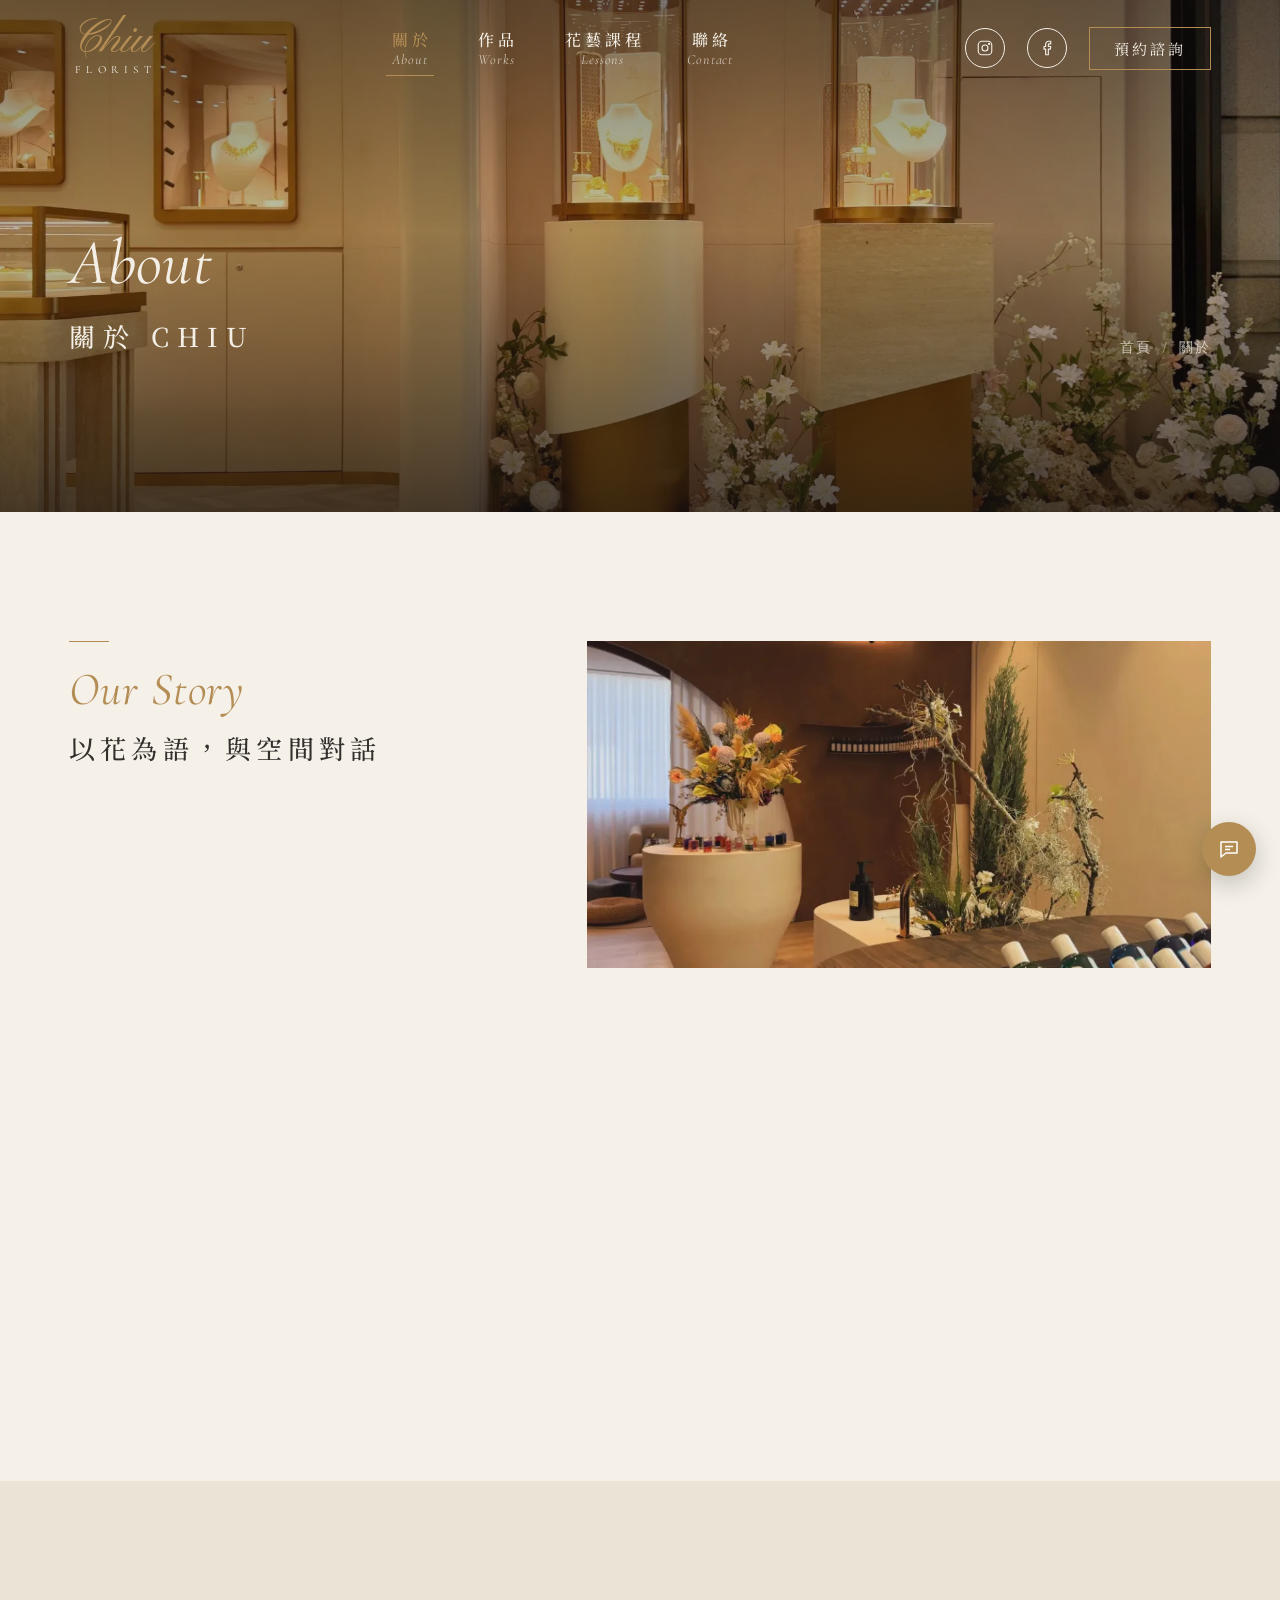
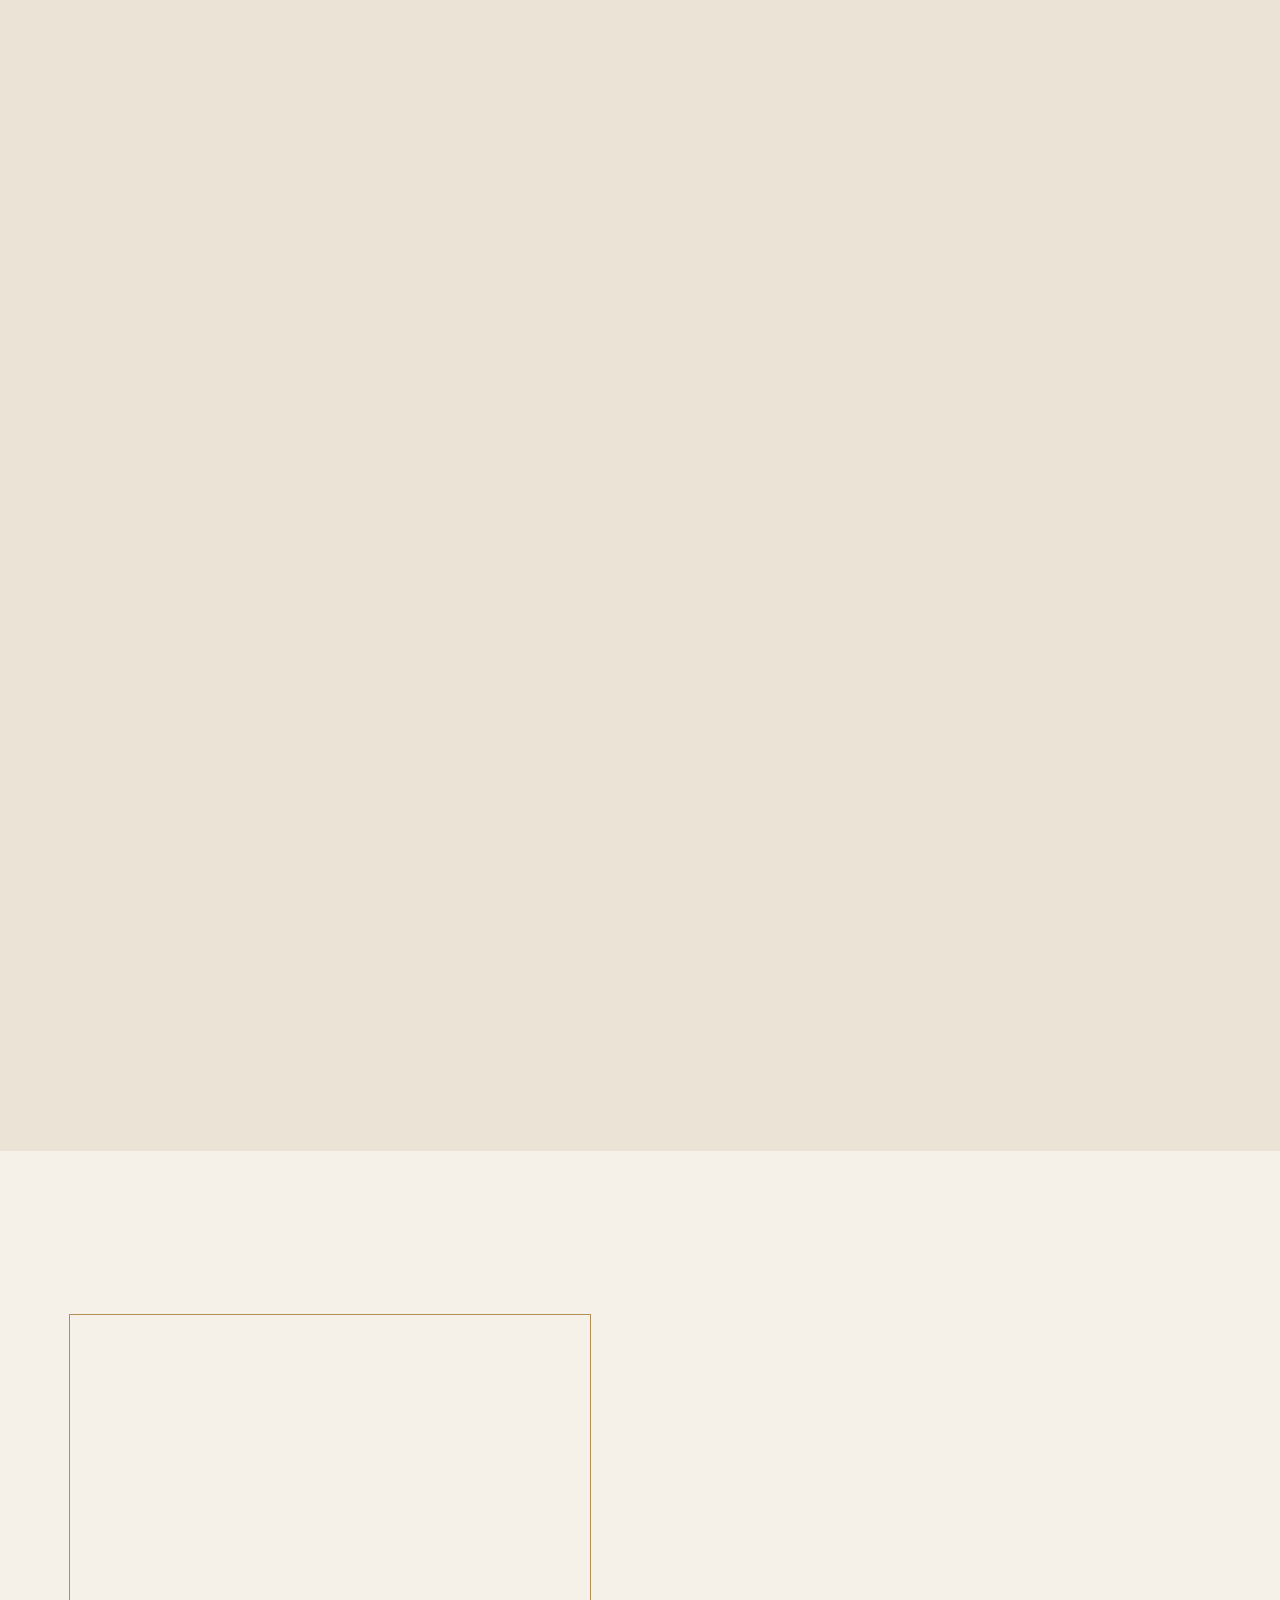
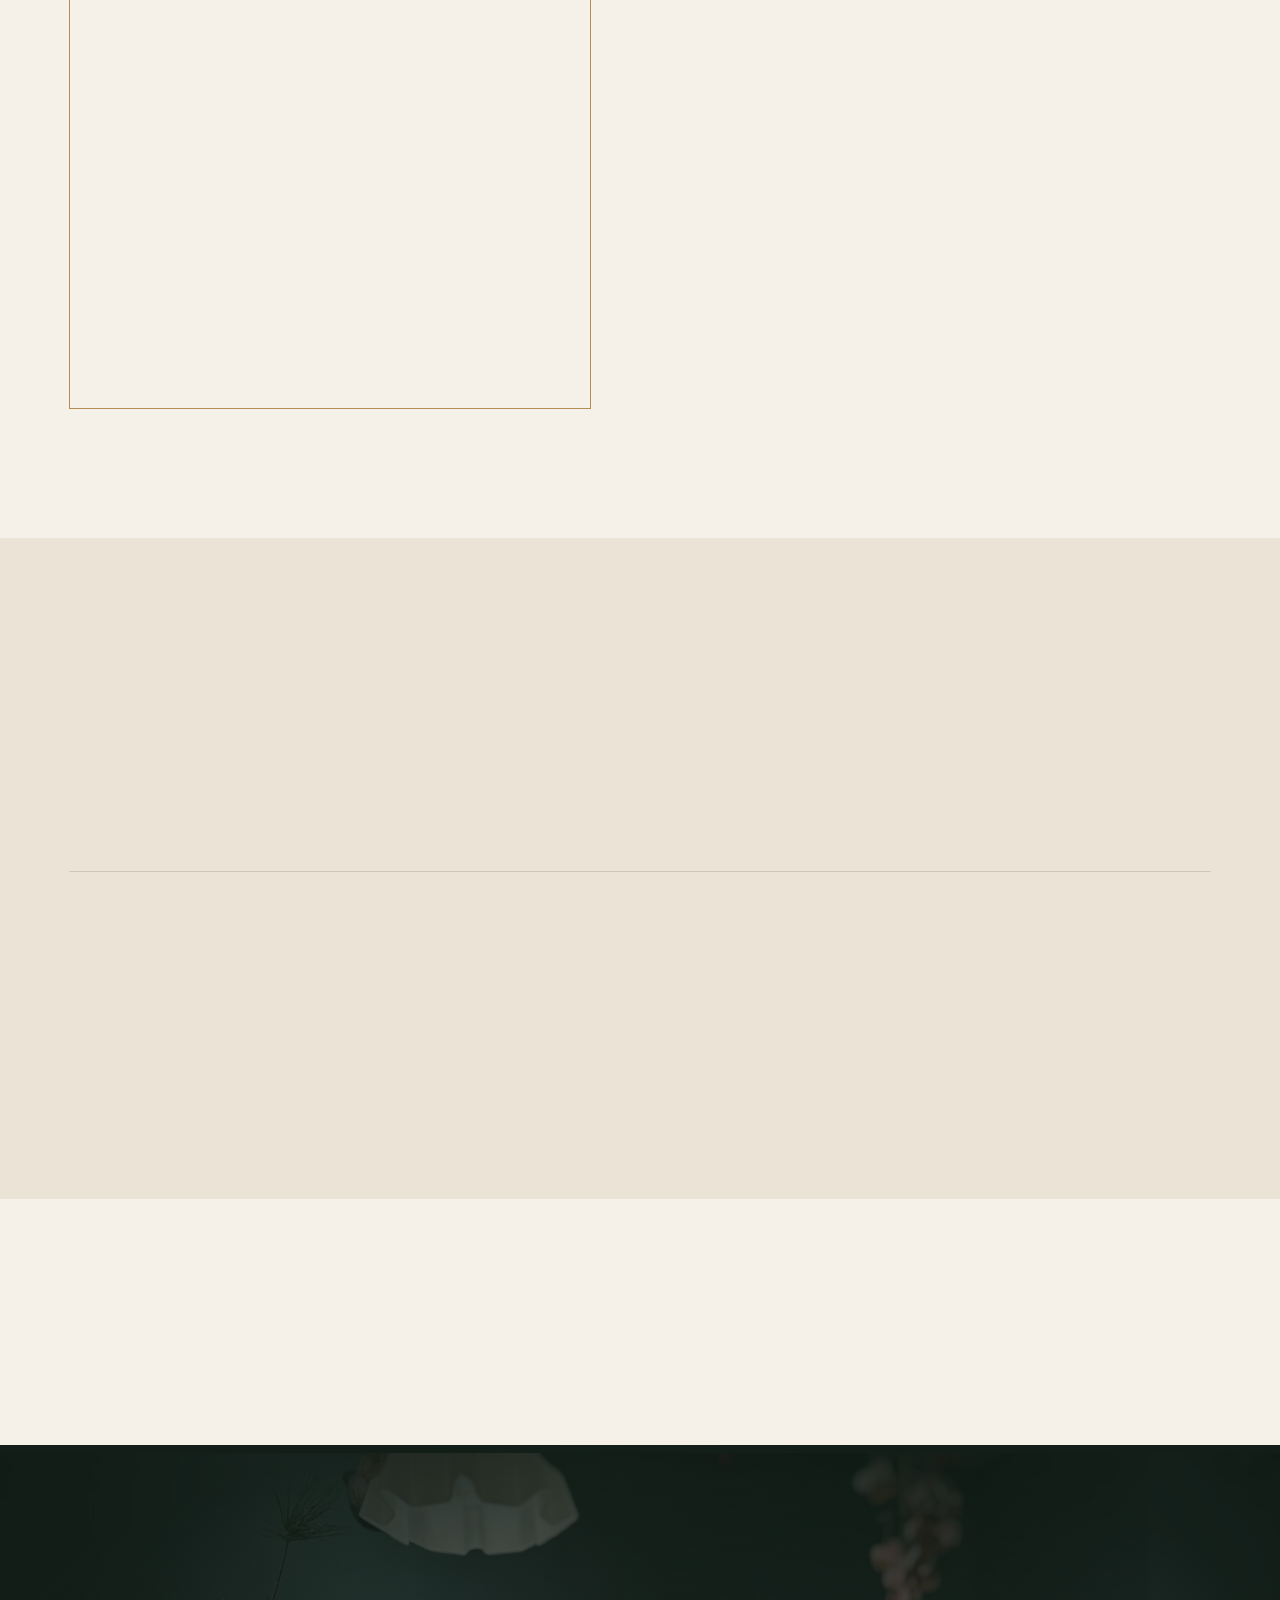
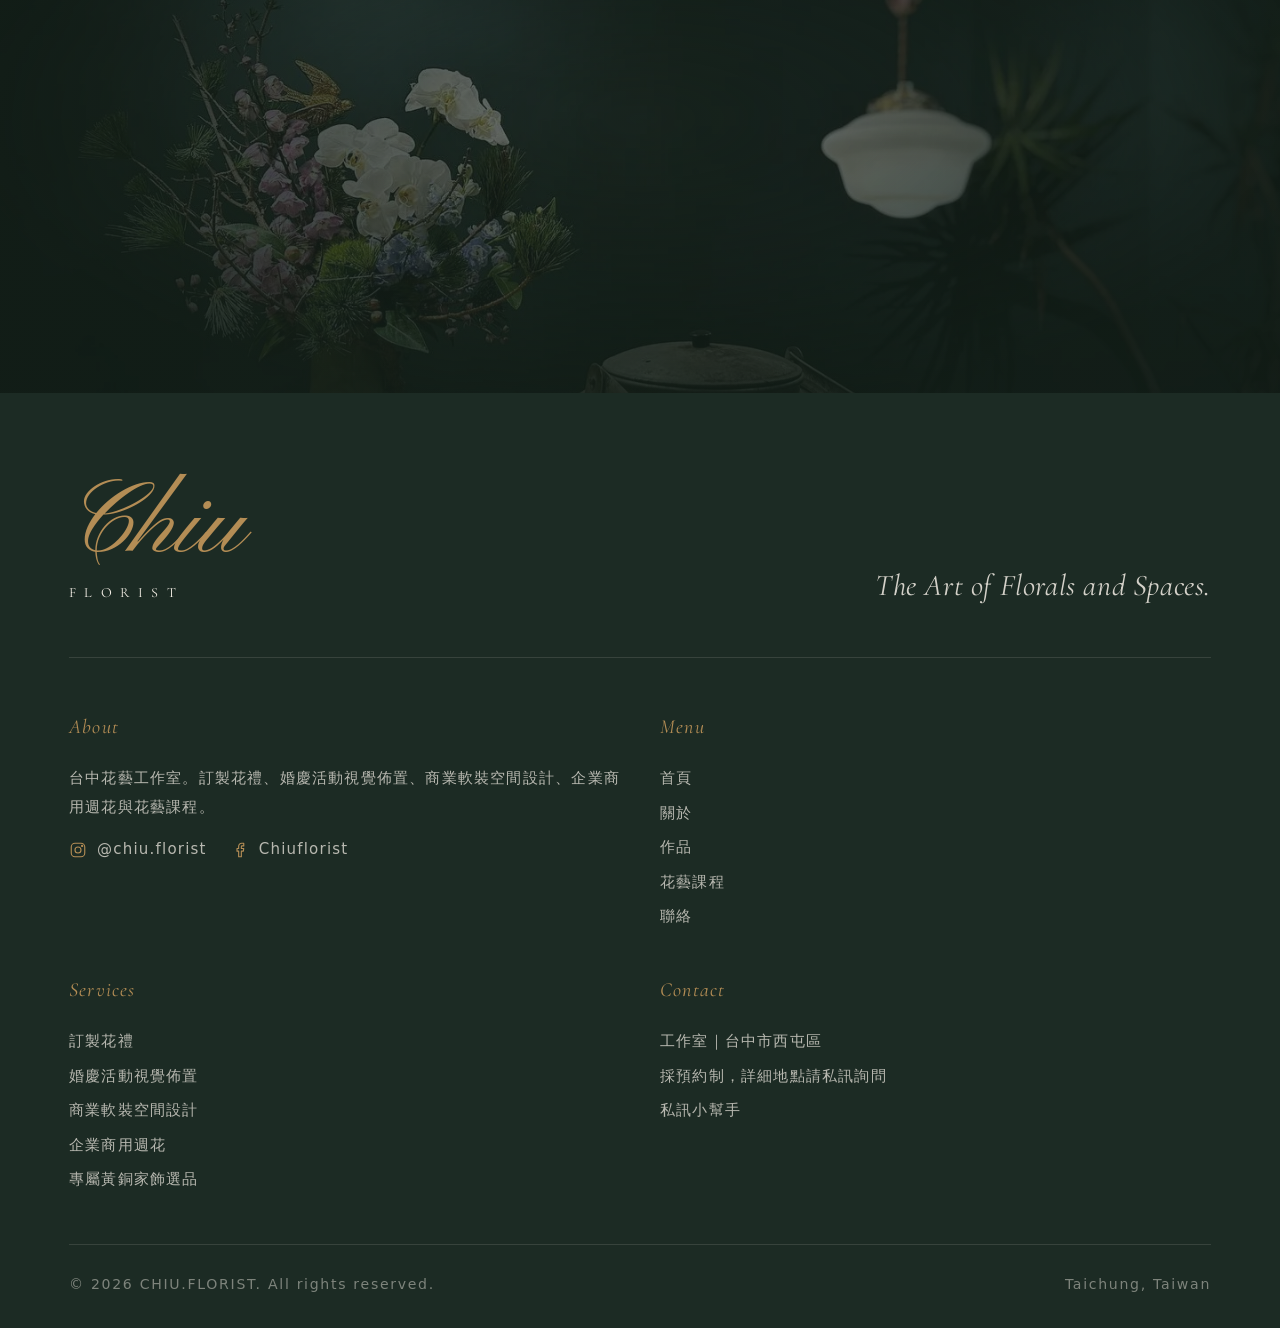
<file: html/about.html>
<!DOCTYPE html>
<html lang="zh-Hant-TW">
<head>
	<meta charset="UTF-8">
	<meta http-equiv="X-UA-Compatible" content="IE=edge">
	<meta name="viewport" content="width=device-width, initial-scale=1.0">
	<title>關於 CHIU.FLORIST｜台中花藝工作室・空間花藝設計</title>
	<!-- Google Analytics (GA4) -->
	<script>window.dataLayer = window.dataLayer || []; function gtag(){dataLayer.push(arguments);} gtag('js', new Date()); gtag('config', 'G-TN85Y7GN7T');
	window.addEventListener('load', function () { setTimeout(function () { var s = document.createElement('script'); s.async = true; s.src = 'https://www.googletagmanager.com/gtag/js?id=G-TN85Y7GN7T'; document.head.appendChild(s); }, 2000); });</script>
	<link rel="preload" as="image" href="../image/chiu/w_jewel.webp" media="(min-width: 769px)" fetchpriority="high">
	<link rel="preload" as="image" href="../image/chiu/960/w_corner.webp" media="(max-width: 768px)" fetchpriority="high">
	<link rel="icon" href="../image/icon/icon-48.png" sizes="48x48" type="image/png">
	<link rel="icon" href="../image/icon/icon-96.png" sizes="96x96" type="image/png">
	<link rel="icon" href="../image/icon/icon-192.png" sizes="192x192" type="image/png">
	<link rel="apple-touch-icon" href="../image/icon/icon-180.png">
	<meta name="description" content="CHIU.FLORIST 以 The Art of Florals and Spaces 為名，從花藝出發，延伸到空間規劃、婚禮與課程，並提供專屬黃銅家飾選品。">
	<link rel="canonical" href="https://po8621l124.github.io/chiu-florist/html/about.html">
	<meta property="og:type" content="website">
	<meta property="og:site_name" content="CHIU.FLORIST">
	<meta property="og:locale" content="zh_TW">
	<meta property="og:title" content="關於 CHIU.FLORIST｜台中花藝工作室・空間花藝設計">
	<meta property="og:description" content="CHIU.FLORIST 以 The Art of Florals and Spaces 為名，從花藝出發，延伸到空間規劃、婚禮與課程，並提供專屬黃銅家飾選品。">
	<meta property="og:url" content="https://po8621l124.github.io/chiu-florist/html/about.html">
	<meta property="og:image" content="https://po8621l124.github.io/chiu-florist/image/chiu/w_lobby2.jpg">
	<meta name="twitter:card" content="summary_large_image">
    <link rel="preconnect" href="https://fonts.googleapis.com">
    <link rel="preconnect" href="https://fonts.gstatic.com" crossorigin>
    <link rel="stylesheet" href="https://fonts.googleapis.com/css2?family=Cormorant+Garamond:ital,wght@0,400;0,500;1,400;1,500&family=Noto+Serif+TC:wght@400;500&family=Pinyon+Script&display=swap" media="print" onload="this.media='all'"><noscript><link rel="stylesheet" href="https://fonts.googleapis.com/css2?family=Cormorant+Garamond:ital,wght@0,400;0,500;1,400;1,500&family=Noto+Serif+TC:wght@400;500&family=Pinyon+Script&display=swap"></noscript>
    <link rel="stylesheet" href="../css/chiu_common.css">
<style>
/* ===== 關於 cha_ ===== */

/* b 品牌故事 */
.cha_b{padding: calc(var(--pdy) * 1.3) var(--pdx);}
.cha_b01{display: flex;justify-content: space-between;align-items: flex-start;gap: 40px;max-width: 1400px;width: 100%;margin: auto;}
.cha_b01_l{flex: 0 1 520px;min-width: 300px;position: sticky;top: 120px;}
.hs_box .cha_quote{font-family: var(--Seriffont);font-weight: 500;font-size: var(--f35);line-height: 1.7;letter-spacing: .12em;margin-top: 40px;}
.hs_box .cha_quote::before{content: '“';display: block;font-family: var(--Corfont);font-size: 120px;line-height: .6;color: var(--color-Sub);height: 50px;}
.hs_box .cha_quote em{color: var(--color-Main);font: inherit;}
.cha_b01_r{flex: 0 1 680px;}
.cha_b01_r figure{overflow: hidden;margin-bottom: 50px;}
.cha_b01_r figure img{width: 100%;height: auto;}
.cha_b01_r p + p{margin-top: 20px;}
.hs_box .cha_b01_r p:first-of-type::first-letter{font-family: var(--Corfont);font-size: 3.4em;float: left;line-height: .9;margin: 6px 12px 0 0;color: var(--color-Sub);}

/* c 理念：淺色雜誌風，三張同比例照片卡（中間錯開） */
.cha_c{padding: calc(var(--pdy) * 1.3) var(--pdx) calc(var(--pdy) * 1.6);background: var(--color-bg2);}
.cha_c01{max-width: 1240px;width: 100%;margin: auto;}
.hs_box .cha_c_lead{max-width: 520px;margin: 22px auto 0;font-family: var(--Seriffont);font-size: var(--f18);letter-spacing: .2em;color: var(--colorText-sub);}
.cha_c02{display: grid;grid-template-columns: repeat(3, 1fr);gap: clamp(24px, 3.5vw, 56px);margin-top: clamp(50px, 6vw, 90px);--delay_time:.15s;}
.cha_c02 > li:nth-child(2){margin-top: clamp(30px, 5vw, 80px);}
.cha_c02 figure{position: relative;overflow: hidden;aspect-ratio: 3 / 4;background: var(--color-bg);}
.cha_c02 figure img{width: 100%;height: 100%;object-fit: cover;transition: transform 1.4s var(--sf_ease, ease);}
.cha_c02 figure::after{content: '';position: absolute;inset: 12px;border: 1px solid rgba(255,255,255,.55);pointer-events: none;}
.cha_c02 > li:hover figure img{transform: scale(1.04);}
.cha_c02_txt{padding: 26px 4px 0;}
.hs_box .cha_c02_txt b{display: flex;align-items: center;gap: 12px;font-family: var(--Corfont);font-style: italic;font-weight: 400;font-size: var(--f18);letter-spacing: .08em;color: var(--color-Sub);}
.cha_c02_txt b i{display: block;width: 26px;height: 1px;background: currentColor;}
.hs_box .cha_c02_txt h3{position: relative;display: inline-block;margin: 10px 0 14px;padding-bottom: 10px;font-family: var(--Seriffont);font-weight: 500;font-size: var(--f30);letter-spacing: .35em;line-height: 1.3;}
.cha_c02_txt h3::after{content: '';position: absolute;left: 0;bottom: 0;width: 24px;height: 1px;background: var(--color-Sub);transition: width .5s var(--ease);}
.cha_c02 > li:hover h3::after{width: calc(100% - .35em);}
.hs_box .cha_c02_txt p{font-size: var(--f15);color: var(--colorText-sub);}

/* d 黃銅選品 */
.cha_d{padding: calc(var(--pdy) * 1.3) var(--pdx);overflow: hidden;}
.cha_d01{display: flex;justify-content: space-between;align-items: center;gap: 40px;max-width: 1400px;width: 100%;margin: auto;}
.cha_d01_l{flex: 0 1 600px;position: relative;padding: 0 0 36px 36px;}
.cha_d01_l figure{position: relative;z-index: 1;max-width: 520px;overflow: hidden;}
.cha_d01_l figure img{width: 100%;height: auto;}
.cha_d01_l::after{content: "";position: absolute;left: 0;bottom: 0;width: min(calc(100% - 36px), 520px);height: calc(100% - 36px);border: 1px solid var(--color-Sub);z-index: 0;}
.cha_d01_r{flex: 0 1 560px;min-width: 300px;}
.cha_d01_r .ch_title{margin-bottom: 34px;}
.cha_d01_list{margin: 30px 0 44px;display: grid;grid-template-columns: 1fr 1fr;gap: 12px 30px;}
.hs_box .cha_d01_list li{padding-left: 22px;position: relative;font-size: var(--f15);}
.cha_d01_list li::before{content: '⋄';position: absolute;left: 0;top: 0;color: var(--color-Sub);}

/* e 服務流程 */
.cha_e{padding: var(--pdy) var(--pdx) calc(var(--pdy) * 1.2);background: var(--color-bg2);}
.cha_e01{max-width: 1400px;width: 100%;margin: auto;}
.cha_e01 .ch_title{margin-bottom: 70px;}
.cha_e02{display: grid;grid-template-columns: repeat(4, 1fr);gap: 30px;counter-reset: step;--delay_time:.2s;position: relative;}
.cha_e02::before{content: '';position: absolute;left: 0;right: 0;top: 36px;height: 1px;background: var(--color-line);}
.cha_e02 > li{position: relative;}
.cha_e02 > li > i{position: relative;display: grid;place-items: center;width: 72px;height: 72px;border-radius: 50%;background: var(--color-bg);border: 1px solid var(--color-Sub) !important;transition: background-color .4s;}
.cha_e02 > li:hover > i{background: var(--color-Sub);}
.cha_e02 > li > i svg{width: 28px;height: 28px;color: var(--color-Sub);transition: color .4s;}
.cha_e02 > li:hover > i svg{color: #fff;}
.hs_box .cha_e02 .cha_e02_step{display: block;font-family: var(--Corfont);font-style: italic;font-size: var(--f18);color: var(--color-Sub);text-decoration: none;margin-top: 26px;letter-spacing: .05em;}
.hs_box .cha_e02 h3{font-family: var(--Seriffont);font-weight: 500;font-size: var(--f22);letter-spacing: .2em;margin: 4px 0 10px;}
.hs_box .cha_e02 p{font-size: var(--f15);color: var(--colorText-sub);}

/* f 合作夥伴 */
.cha_f{padding: calc(var(--pdy) * .9) var(--pdx);}
.cha_f01{max-width: 1400px;width: 100%;margin: auto;display: flex;align-items: center;gap: 50px;flex-wrap: wrap;}
.hs_box .cha_f01 > b{font-family: var(--Corfont);font-style: italic;font-size: var(--f26);color: var(--color-Sub);letter-spacing: .04em;font-weight: 400;flex: none;}
.cha_f01 ul{flex: 1;display: flex;justify-content: space-around;gap: 30px;flex-wrap: wrap;}
.cha_f01 li{text-align: center;opacity: .65;transition: opacity .4s;}
.cha_f01 li:hover{opacity: 1;}
.hs_box .cha_f01 li span{display: block;font-family: var(--Seriffont);font-size: var(--f20);letter-spacing: .2em;}
.hs_box .cha_f01 li i{display: block;font-family: var(--Corfont);font-style: italic;font-size: var(--f15);color: var(--colorText-sub);letter-spacing: .05em;}

/* --- Media Queries --- */
@media (max-width: 1440px) {
}
@media (max-width: 1024px) {
    /* 理念：三欄不錯開 */
    .cha_c02 > li:nth-child(2){margin-top: 0;}
    .hs_box .cha_c02_txt h3{font-size: var(--f24);letter-spacing: .25em;}
    .cha_b01{gap: 50px;}
    .cha_b01_l{flex-basis: 400px;min-width: 0;}
    .hs_box .cha_quote{font-size: var(--f30);}
    /* 流程：2×2 */
    .cha_e02{grid-template-columns: repeat(2, 1fr);gap: 50px 40px;}
    .cha_e02::before{display: none;}
}
@media (max-width: 992px) {
    /* 故事：改單欄置中 */
    .cha_b01{flex-direction: column;align-items: stretch;max-width: 720px;gap: 0;}
    .cha_b01_l, .cha_b01_r{flex: none;}
    .cha_b01_l{position: static;margin-bottom: 44px;}
    /* 黃銅：仍左右兩欄，比例改用 grid */
    .cha_d01{display: grid;grid-template-columns: minmax(0, .9fr) minmax(0, 1fr);gap: 44px;align-items: center;}
    .cha_d01_r{min-width: 0;}
}
@media (max-width: 768px) {
    /* 理念：左圖右文三列 */
    .cha_c02{grid-template-columns: 1fr;gap: 0;max-width: 560px;margin-left: auto;margin-right: auto;}
    .cha_c02 > li{display: grid;grid-template-columns: minmax(0, 38%) 1fr;gap: 20px;align-items: center;padding: 22px 0;border-bottom: 1px solid var(--color-line) !important;}
    .cha_c02 > li:first-child{border-top: 1px solid var(--color-line) !important;}
    .cha_c02 figure::after{inset: 8px;}
    .cha_c02_txt{padding: 0;}
    .hs_box .cha_c02_txt b{font-size: var(--f16);}
    .hs_box .cha_c02_txt h3{font-size: var(--f22);margin: 6px 0 10px;padding-bottom: 8px;}
    .hs_box .cha_c02_txt p{font-size: var(--f14);line-height: 1.8;}
    .hs_box .cha_quote{font-size: var(--f24);letter-spacing: .1em;margin-top: 28px;}
    .hs_box .cha_quote::before{font-size: 90px;height: 38px;}
    .hs_box .cha_b01_r p:first-of-type::first-letter{float: none;font-size: inherit;font-family: inherit;line-height: inherit;margin: 0;color: inherit;}
    .cha_b01_r figure{margin-bottom: 30px;}
    .cha_e01 .ch_title{margin-bottom: 40px;}
    /* 黃銅：上下排，圖片置中縮小 */
    .cha_d01{grid-template-columns: 1fr;gap: 40px;max-width: 520px;}
    .cha_d01_l{max-width: 380px;width: 100%;margin: 0 auto;}
    /* 流程：垂直時間軸 */
    .cha_e02{grid-template-columns: 1fr;gap: 0;max-width: 520px;margin: auto;}
    .cha_e02 > li{display: grid;grid-template-columns: 56px 1fr;column-gap: 18px;padding-bottom: 32px;}
    .cha_e02 > li::before{content: '';position: absolute;left: 27px;top: 64px;bottom: 8px;width: 1px;background: var(--color-line);}
    .cha_e02 > li:last-child{padding-bottom: 0;}
    .cha_e02 > li:last-child::before{display: none;}
    .cha_e02 > li > i{grid-column: 1;grid-row: 1 / span 3;width: 56px;height: 56px;}
    .cha_e02 > li > i svg{width: 22px;height: 22px;}
    .hs_box .cha_e02 .cha_e02_step{grid-column: 2;margin-top: 2px;}
    .hs_box .cha_e02 :is(h3, p){grid-column: 2;}
    /* 合作夥伴：置中、一列一個 */
    .cha_f01{flex-direction: column;gap: 26px;text-align: center;}
    .cha_f01 ul{flex-direction: column;align-items: center;gap: 18px;width: 100%;}
    .cha_f01 li{opacity: 1;width: 100%;max-width: 360px;padding-bottom: 18px;border-bottom: 1px solid var(--color-line) !important;}
    .cha_f01 li:last-child{padding-bottom: 0;border-bottom: 0 !important;}
}
@media (max-width: 480px) {
    .cha_c02, .cha_e02{--delay_time:0s;}
    .cha_d01_list{grid-template-columns: 1fr;}
}
</style>
</head>
<body>

<script src="../js/chiu_layout.js" data-part="header"></script>

<div class="hs_box">
<main id="main">

    <section class="ch_banner" style="--bn_img:url(../image/chiu/w_jewel.webp);--bn_pos:center 55%;--bn_img_m:url(../image/chiu/960/w_corner.webp);--bn_pos_m:center 40%">
        <div class="ch_banner_bg"></div>
        <div class="ch_banner_in">
            <div data-animate-in="up">
                <div class="ch_en">About</div>
                <h1>關於 CHIU</h1>
            </div>
            <ol class="ch_crumb" data-animate-in="up"><li><a href="index.html">首頁</a></li><li><span>關於</span></li></ol>
        </div>
    </section>

    <section class="cha_b">
        <div class="cha_b01">
            <div class="cha_b01_l">
                <div class="ch_title" data-animate-in="left">
                    <div class="ch_en">Our Story</div>
                    <h2>以花為語，與空間對話</h2>
                </div>
                <p class="cha_quote" data-animate-in="up">花藝不只是擺飾，<span class="ch_s">而是一種把生活</span><span class="ch_s"><em>過成詩</em>的溫柔方式。</span></p>
            </div>
            <article class="cha_b01_r">
                <figure data-animate-in="fadeIn"><img src="../image/chiu/w_lobby2.webp" srcset="../image/chiu/480/w_lobby2.webp 480w, ../image/chiu/960/w_lobby2.webp 960w, ../image/chiu/w_lobby2.webp 2000w" sizes="(max-width: 768px) 100vw, 50vw" alt="光流域｜商業空間週花佈置" class="anima_blur" width="2000" height="1047"></figure>
                <p data-animate-in="up">CHIU.FLORIST 是一間位於台中的花藝工作室，以「The Art of Florals and Spaces」為名，從花藝出發，延伸到空間規劃、婚禮佈置與花藝課程。</p>
                <p data-animate-in="up">我們偏愛不過於明亮、帶點古典與神祕的色調——微醺的紅褐、煙燻粉紫、深沉的松綠，搭配黃銅與石柱的溫潤質感，讓花與空間像一場低調奢華的對話。</p>
                <p data-animate-in="up">每一件作品都從季節開始：挑選當季的新鮮花材，刻意保留花朵原本的呼吸感與線條，讓它在光影之間自然舒展。不必張揚，卻精緻得剛剛好。</p>
                <p data-animate-in="up">2024 年，我們踏上法國進修的旅程，把旅途中看見的色彩與生活美學帶回台中，融進每一束花、每一個空間裡。</p>
            </article>
        </div>
    </section>

    <section class="cha_c">
        <div class="cha_c01">
            <div class="ch_title cen" data-animate-in="down">
                <div class="ch_en">Our Values</div>
                <h2>我們在意的三件事</h2>
            </div>
            <p class="cha_c_lead cen" data-animate-in="up">每一件作品，都從這三件事開始。</p>
            <ol class="cha_c02">
                <li data-animate-in="up">
                    <figure><img src="../image/chiu/w_dahlia.webp" srcset="../image/chiu/480/w_dahlia.webp 480w, ../image/chiu/960/w_dahlia.webp 960w, ../image/chiu/w_dahlia.webp 1500w" sizes="(max-width: 768px) 40vw, 33vw" alt="午後斜光｜莫蘭迪綠牆前的粉色大理花與噴泉草花禮" width="1500" height="2000" loading="lazy"></figure>
                    <div class="cha_c02_txt">
                        <b>I<i></i>Light</b>
                        <h3>光影</h3>
                        <p>以自然為背景、光影為筆墨，讓花在不同時刻呈現不同的表情。</p>
                    </div>
                </li>
                <li data-animate-in="up">
                    <figure><img src="../image/chiu/w_autumn.webp" srcset="../image/chiu/480/w_autumn.webp 480w, ../image/chiu/960/w_autumn.webp 960w, ../image/chiu/w_autumn.webp 1500w" sizes="(max-width: 768px) 40vw, 33vw" alt="秋天的顏色｜焦糖與柔粉色系訂製花禮" width="1500" height="2000" loading="lazy"></figure>
                    <div class="cha_c02_txt">
                        <b>II<i></i>Season</b>
                        <h3>季節</h3>
                        <p>花材皆使用當季新鮮花材，順著季節的顏色與姿態創作，留住當下最舒服的溫度。</p>
                    </div>
                </li>
                <li data-animate-in="up">
                    <figure><img src="../image/chiu/w_corner.webp" srcset="../image/chiu/480/w_corner.webp 480w, ../image/chiu/960/w_corner.webp 960w, ../image/chiu/w_corner.webp 1500w" sizes="(max-width: 768px) 40vw, 33vw" alt="關於一個角落的重生｜空間花藝佈置" width="1500" height="2000" loading="lazy"></figure>
                    <div class="cha_c02_txt">
                        <b>III<i></i>Space</b>
                        <h3>空間</h3>
                        <p>花不只是主角，而是與空間、器物、光線一起完成的風景，為場域注入生命力。</p>
                    </div>
                </li>
            </ol>
        </div>
    </section>

    <section class="cha_d" id="brass">
        <div class="cha_d01">
            <div class="cha_d01_l">
                <figure data-animate-in="fadeIn"><img src="../image/chiu/w_candle.webp" srcset="../image/chiu/480/w_candle.webp 480w, ../image/chiu/960/w_candle.webp 960w, ../image/chiu/w_candle.webp 1440w" sizes="(max-width: 768px) 100vw, 50vw" alt="黃銅水晶燭台環繞橘色六出花的桌花佈置" class="anima_blur" width="1440" height="1920" loading="lazy"></figure>
            </div>
            <article class="cha_d01_r">
                <div class="ch_title" data-animate-in="right">
                    <div class="ch_en">Brass Objects</div>
                    <h2>專屬黃銅家飾選品</h2>
                </div>
                <p data-animate-in="up">黃銅會隨著時間氧化出溫潤的光澤，就像花一樣，擁有屬於自己的時間感。</p>
                <p data-animate-in="up">我們親自挑選黃銅花器與家飾，讓花與日常器物彼此襯托，也讓空間在簡約中保有豐富的層次與溫度。</p>
                <ul class="cha_d01_list" data-animate-in="up">
                    <li>黃銅花器・燭台</li>
                    <li>空間擺飾選品</li>
                    <li>商業空間陳設規劃</li>
                    <li>花禮加購搭配</li>
                </ul>
                <a class="ch_btn" href="https://www.instagram.com/chiu.florist/" target="_blank" rel="noopener" data-animate-in="up"><span>私訊詢問選品</span><i></i></a>
            </article>
        </div>
    </section>

    <section class="cha_e">
        <div class="cha_e01">
            <div class="ch_title cen" data-animate-in="down">
                <div class="ch_en">How We Work</div>
                <h2>服務流程</h2>
            </div>
            <ol class="cha_e02">
                <li data-animate-in="up">
                    <i><svg viewBox="0 0 24 24" fill="none" stroke="currentColor" stroke-width="1.2" aria-hidden="true"><path d="M4 5h16v11H8l-4 4z"/><path d="M8 9h8M8 12h5"/></svg></i>
                    <span class="cha_e02_step">Step 01</span><h3>諮詢</h3>
                    <p>透過 IG 或 FB 私訊，告訴我們用途、日期、預算與喜歡的風格。</p>
                </li>
                <li data-animate-in="up">
                    <i><svg viewBox="0 0 24 24" fill="none" stroke="currentColor" stroke-width="1.2" aria-hidden="true"><circle cx="8" cy="8" r="3"/><circle cx="16" cy="8" r="3"/><circle cx="12" cy="15" r="3"/><path d="M12 18v3"/></svg></i>
                    <span class="cha_e02_step">Step 02</span><h3>提案</h3>
                    <p>依需求提出花材色系、尺寸與佈置規劃，確認後開始準備。</p>
                </li>
                <li data-animate-in="up">
                    <i><svg viewBox="0 0 24 24" fill="none" stroke="currentColor" stroke-width="1.2" aria-hidden="true"><circle cx="6" cy="18" r="2.5"/><circle cx="18" cy="18" r="2.5"/><path d="M7.8 16.2 18 4M16.2 16.2 6 4"/></svg></i>
                    <span class="cha_e02_step">Step 03</span><h3>製作</h3>
                    <p>挑選當季花材，在工作室細細修剪、構圖，完成每一個細節。</p>
                </li>
                <li data-animate-in="up">
                    <i><svg viewBox="0 0 24 24" fill="none" stroke="currentColor" stroke-width="1.2" aria-hidden="true"><path d="M3 8h18v12H3z"/><path d="M12 8v12M3 12h18"/><path d="M12 8c-2-4-6-4-6-1s6 1 6 1 6 2 6-1-4-3-6 1"/></svg></i>
                    <span class="cha_e02_step">Step 04</span><h3>交付</h3>
                    <p>宅配、自取或到場佈置，讓作品在最好的狀態下抵達。</p>
                </li>
            </ol>
        </div>
    </section>

    <section class="cha_f">
        <div class="cha_f01" data-animate-in="up">
            <b>Collaborations</b>
            <ul>
                <li><span>晶漾金飾・鑽石</span><i>Boutique Showcase</i></li>
                <li><span>Arsham 皇家波斯地毯</span><i>Workshop Collaboration</i></li>
                <li><span>灰熊綠展</span><i>Gryzzly Green Art Fair</i></li>
            </ul>
        </div>
    </section>

    <section class="ch_cta">
        <div class="ch_cta_bg" data-parallax="0.12"></div>
        <div class="ch_cta_in cen">
            <div class="ch_title cen whi" data-animate-in="down">
                <div class="ch_en">Let’s Create Together</div>
                <h2>為你的日子，訂製一份光影</h2>
            </div>
            <p data-animate-in="up"><span class="ch_s">花禮、婚禮、空間佈置或課程，</span><span class="ch_s">歡迎告訴我你的想法。</span></p>
            <div class="ch_btns" data-animate-in="up">
                <a class="ch_btn fill" href="contact.html"><span>預約諮詢</span><i></i></a>
                <a class="ch_btn" href="works.html#portfolio"><span>看作品</span><i></i></a>
            </div>
        </div>
    </section>

</main>

<script src="../js/chiu_layout.js" data-part="footer"></script>
</div>

<script src="../js/scrollfade.js"></script>
<script src="../js/chiu_common.js"></script>
</body>
</html>
</file>
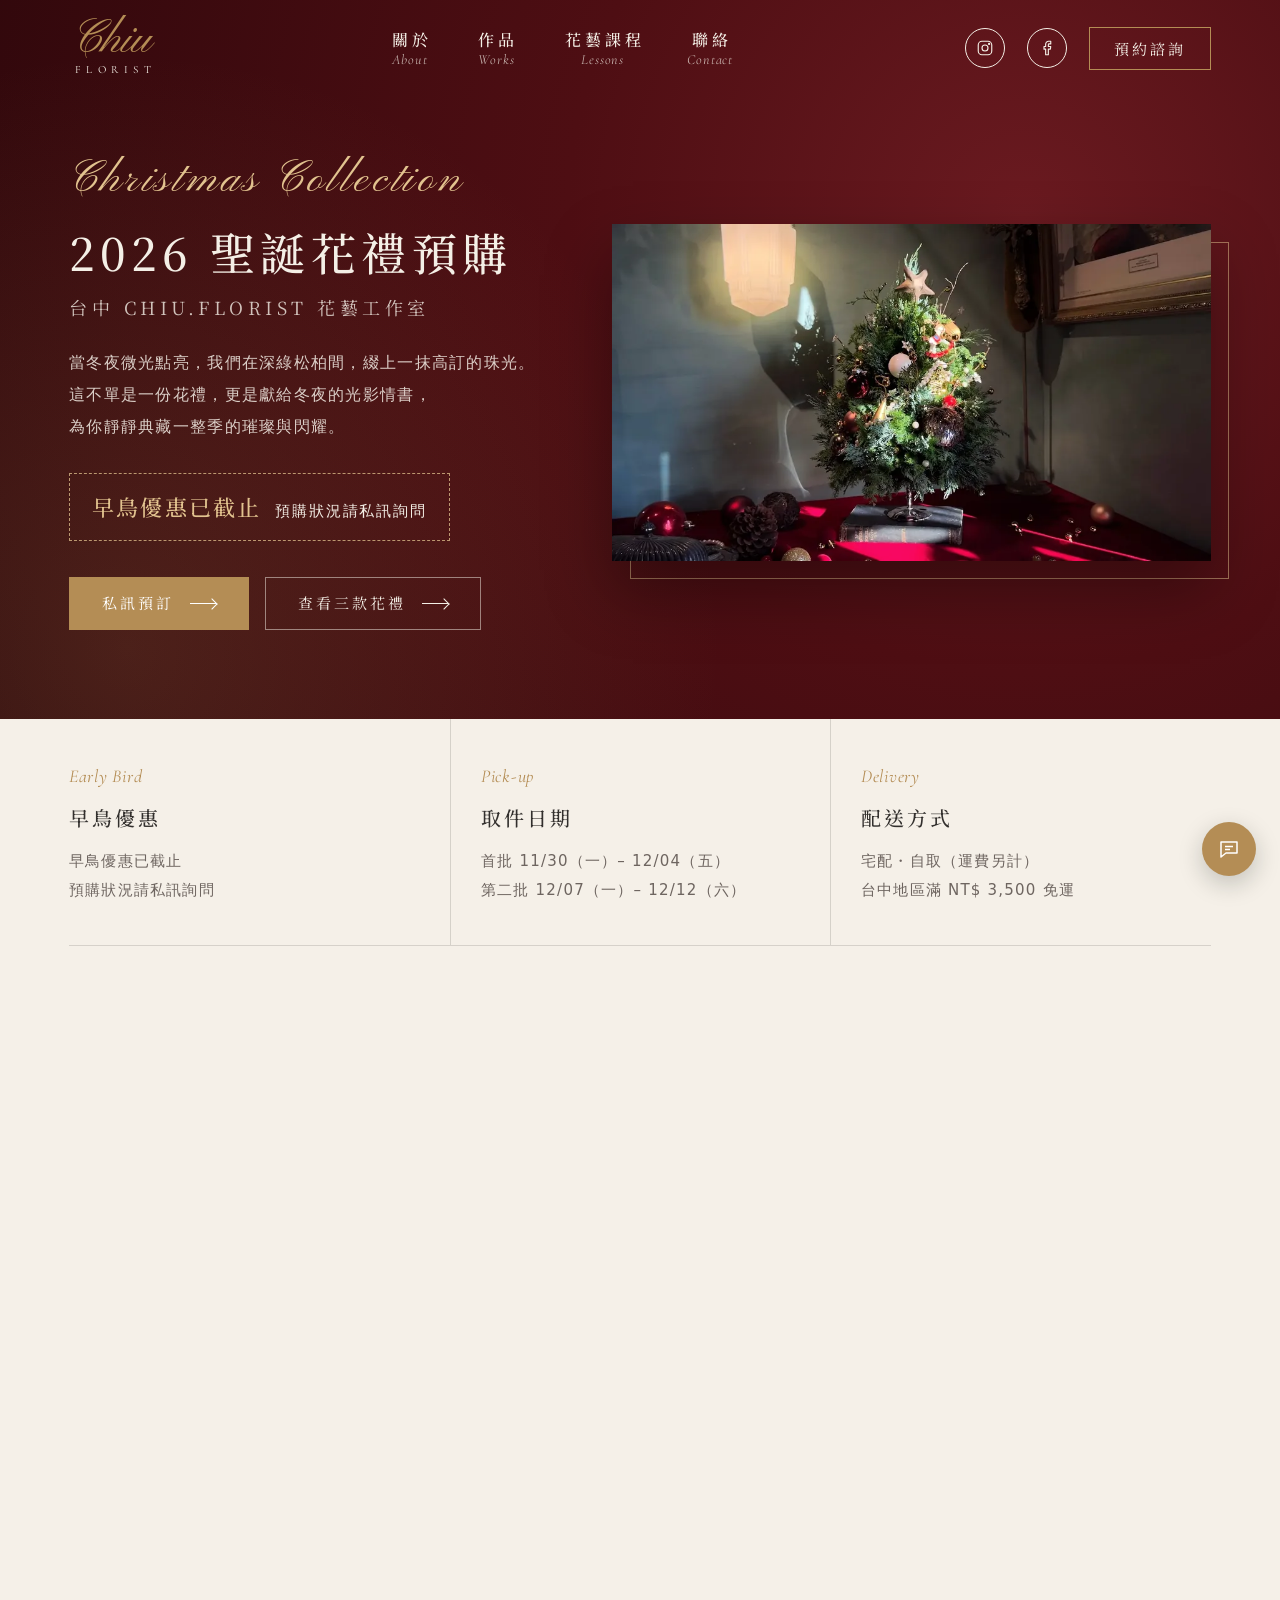
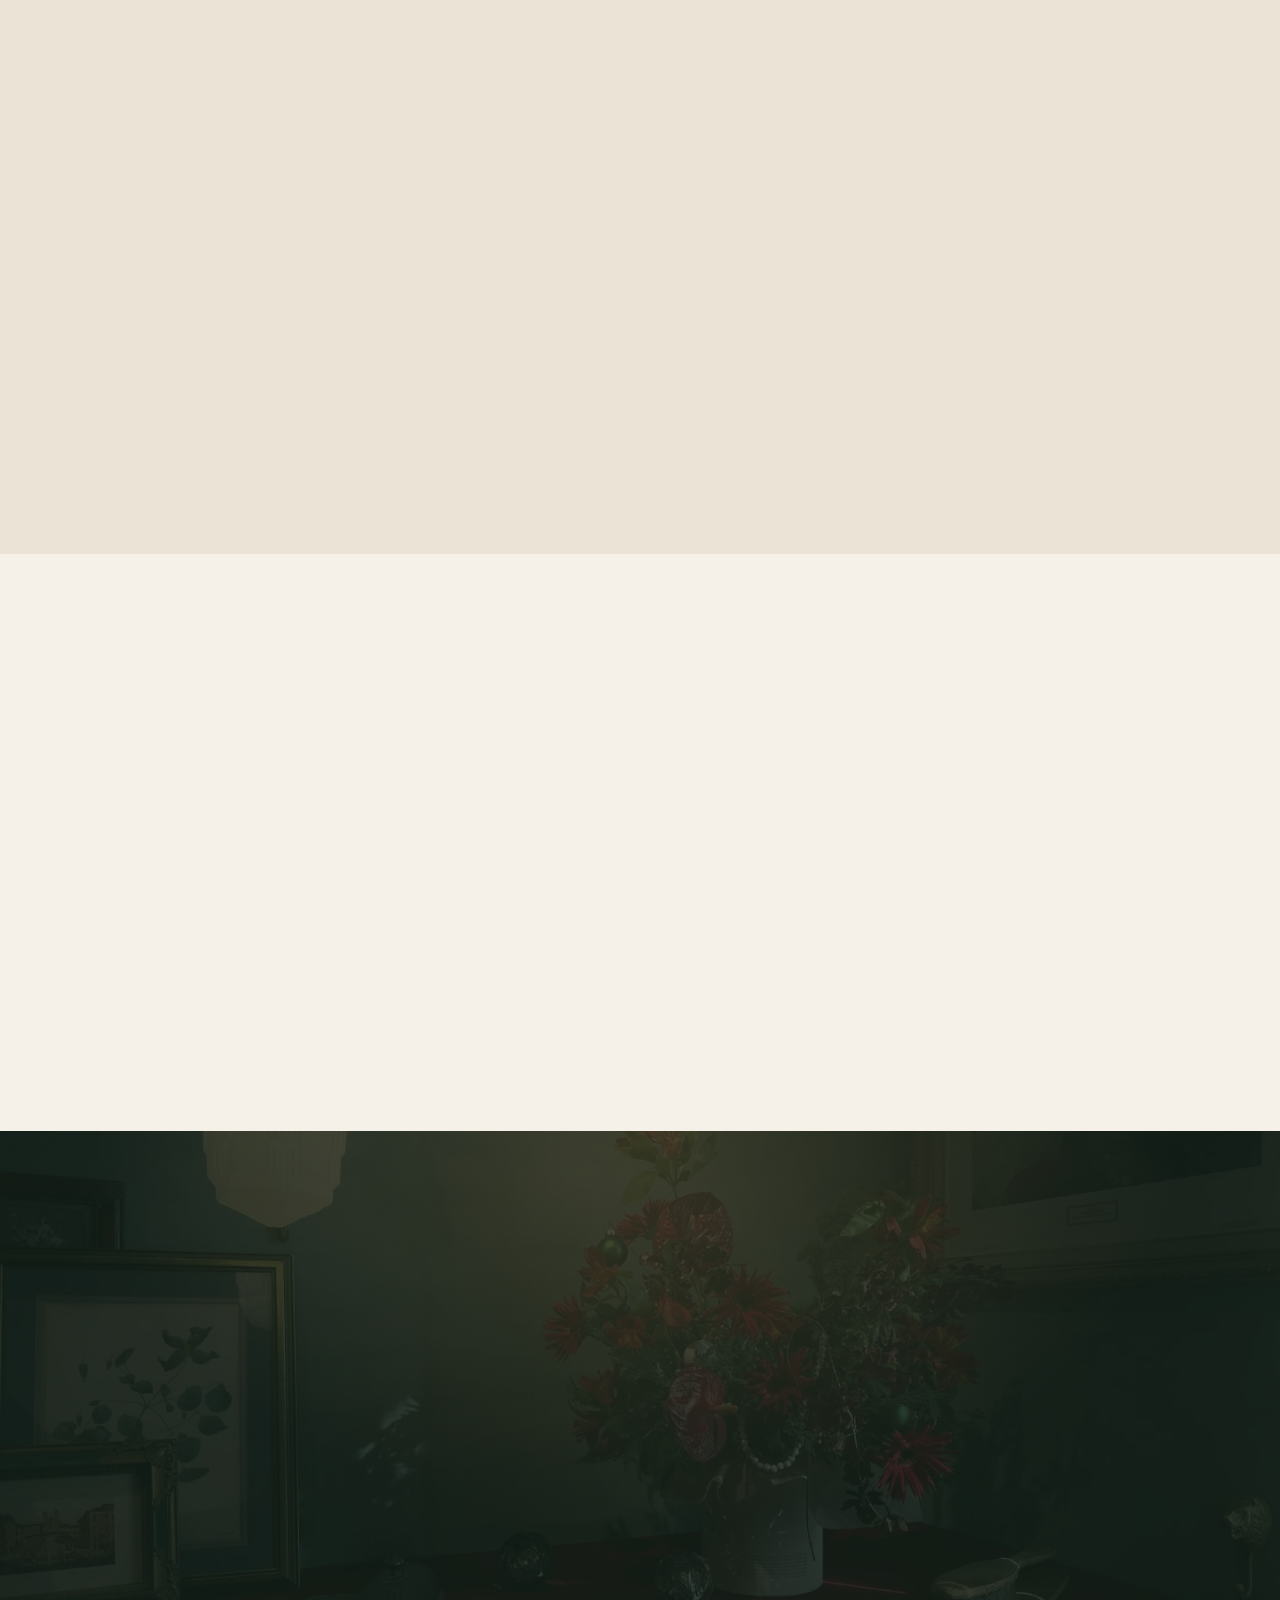
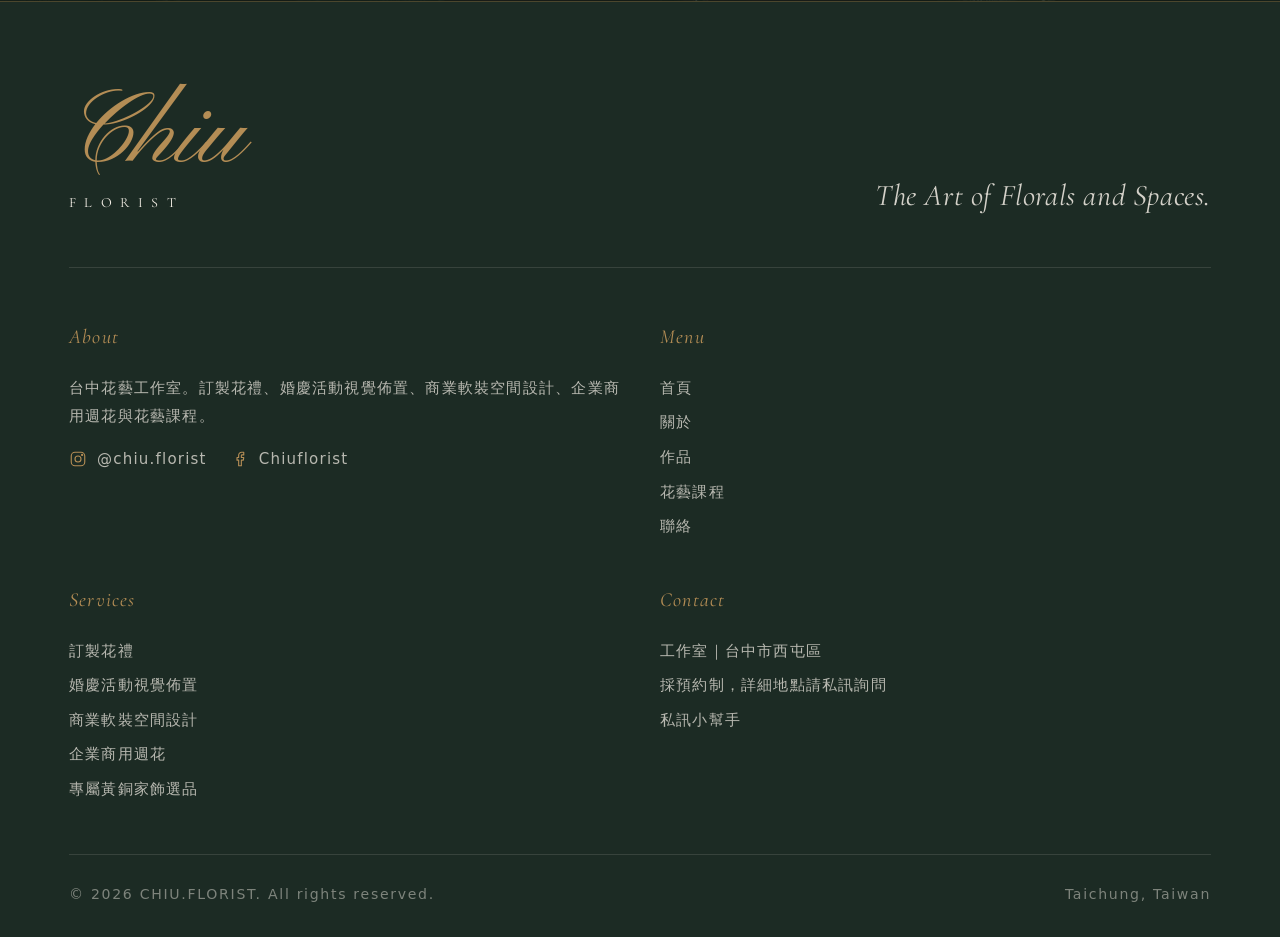
<file: html/christmas.html>
<!DOCTYPE html>
<html lang="zh-Hant-TW">
<head>
	<meta charset="UTF-8">
	<meta http-equiv="X-UA-Compatible" content="IE=edge">
	<meta name="viewport" content="width=device-width, initial-scale=1.0">
	<title>2026 聖誕花禮預購｜台中聖誕花圈・聖誕桌花・聖誕樹花禮｜CHIU.FLORIST</title>
	<!-- 檔期開關：早鳥 11/22 截止（is-eb-end）、最後取件 12/12 後本季結束（is-season-end）。改日期只要改這裡 -->
	<script>(function(){var n=Date.now(),c=document.documentElement.classList;if(n>Date.parse('2026-11-22T23:59:59+08:00'))c.add('is-eb-end');if(n>Date.parse('2026-12-12T23:59:59+08:00'))c.add('is-season-end');})();</script>
	<!-- Google Analytics (GA4) -->
	<script>window.dataLayer = window.dataLayer || []; function gtag(){dataLayer.push(arguments);} gtag('js', new Date()); gtag('config', 'G-TN85Y7GN7T');
	window.addEventListener('load', function () { setTimeout(function () { var s = document.createElement('script'); s.async = true; s.src = 'https://www.googletagmanager.com/gtag/js?id=G-TN85Y7GN7T'; document.head.appendChild(s); }, 2000); });</script>
	<link rel="icon" href="../image/icon/icon-48.png" sizes="48x48" type="image/png">
	<link rel="icon" href="../image/icon/icon-96.png" sizes="96x96" type="image/png">
	<link rel="icon" href="../image/icon/icon-192.png" sizes="192x192" type="image/png">
	<link rel="apple-touch-icon" href="../image/icon/icon-180.png">
	<meta name="description" content="CHIU.FLORIST 2026 聖誕花禮預購：聖誕樹花禮《珍珠星序》、聖誕桌花《緋紅歌劇》、聖誕花圈《琉光松影》。11/22 前預訂單件 9.5 折、2 件 9 折，台中宅配・自取。">
	<link rel="canonical" href="https://po8621l124.github.io/chiu-florist/html/christmas.html">
	<meta property="og:type" content="website">
	<meta property="og:site_name" content="CHIU.FLORIST">
	<meta property="og:locale" content="zh_TW">
	<meta property="og:title" content="2026 聖誕花禮預購｜CHIU.FLORIST 台中花藝工作室">
	<meta property="og:description" content="聖誕樹花禮、聖誕桌花、聖誕花圈三款預購中。11/22 前預訂單件 9.5 折、2 件 9 折。">
	<meta property="og:url" content="https://po8621l124.github.io/chiu-florist/html/christmas.html">
	<meta property="og:image" content="https://po8621l124.github.io/chiu-florist/image/chiu/w_xmas_tree.jpg">
	<meta name="twitter:card" content="summary_large_image">
    <script type="application/ld+json">
    {
        "@context": "https://schema.org",
        "@type": "ItemList",
        "name": "CHIU.FLORIST 2026 聖誕花禮預購",
        "itemListElement": [
            { "@type": "ListItem", "position": 1, "item": { "@type": "Product", "name": "《珍珠星序 Astro Pearl》聖誕樹花禮", "image": "https://po8621l124.github.io/chiu-florist/image/chiu/w_xmas_tree.jpg", "brand": { "@type": "Brand", "name": "CHIU.FLORIST" }, "offers": { "@type": "Offer", "price": "3680", "priceCurrency": "TWD", "availability": "https://schema.org/PreOrder", "url": "https://po8621l124.github.io/chiu-florist/html/christmas.html#astro-pearl" } } },
            { "@type": "ListItem", "position": 2, "item": { "@type": "Product", "name": "《緋紅歌劇 Crimson Opera》聖誕桌花花禮", "image": "https://po8621l124.github.io/chiu-florist/image/chiu/w_xmas_opera.jpg", "brand": { "@type": "Brand", "name": "CHIU.FLORIST" }, "offers": { "@type": "Offer", "price": "4280", "priceCurrency": "TWD", "availability": "https://schema.org/PreOrder", "url": "https://po8621l124.github.io/chiu-florist/html/christmas.html#crimson-opera" } } },
            { "@type": "ListItem", "position": 3, "item": { "@type": "Product", "name": "《琉光松影 Velvet Luce》聖誕花圈花禮", "image": "https://po8621l124.github.io/chiu-florist/image/chiu/w_xmas_wreath.jpg", "brand": { "@type": "Brand", "name": "CHIU.FLORIST" }, "offers": { "@type": "Offer", "price": "3880", "priceCurrency": "TWD", "availability": "https://schema.org/PreOrder", "url": "https://po8621l124.github.io/chiu-florist/html/christmas.html#velvet-luce" } } }
        ]
    }
    </script>
    <link rel="preconnect" href="https://fonts.googleapis.com">
    <link rel="preconnect" href="https://fonts.gstatic.com" crossorigin>
    <link rel="stylesheet" href="https://fonts.googleapis.com/css2?family=Cormorant+Garamond:ital,wght@0,400;0,500;1,400;1,500&family=Noto+Serif+TC:wght@400;500&family=Pinyon+Script&display=swap" media="print" onload="this.media='all'"><noscript><link rel="stylesheet" href="https://fonts.googleapis.com/css2?family=Cormorant+Garamond:ital,wght@0,400;0,500;1,400;1,500&family=Noto+Serif+TC:wght@400;500&family=Pinyon+Script&display=swap"></noscript>
    <link rel="stylesheet" href="../css/chiu_common.css">
<style>
/* ===== 聖誕花禮預購 Landing Page chx_ ===== */
.chx{--wine: #4E0E13;--wine2: #2E070B;--gold2: #E2C38F;}

/* a 主視覺：左文右圖（照片保持原比例，不裁切） */
.chx_a{position: relative;z-index: 1;padding: calc(var(--hd_h) + 60px) var(--pdx) 90px;background: radial-gradient(circle at 80% 30%, #6A1A20 0%, var(--wine) 40%, var(--wine2) 100%);overflow: hidden;}
.chx_a::before{content: '';position: absolute;inset: 0;z-index: -1;background: radial-gradient(circle at 10% 90%, rgba(180,141,85,.18) 0%, rgba(180,141,85,0) 45%);}
.chx_a01{display: grid;grid-template-columns: minmax(0, 1fr) minmax(0, 1.25fr);align-items: center;gap: clamp(40px, 5vw, 90px);max-width: 1400px;width: 100%;margin: auto;}
.hs_box .chx_script{display: block;font-family: var(--Pinyfont);font-size: var(--f45);line-height: 1.1;color: var(--gold2);}
.hs_box .chx_a h1{font-family: var(--Seriffont);font-weight: 500;font-size: var(--f45);line-height: 1.45;letter-spacing: .12em;color: var(--colorText-whi);margin-top: 14px;}
.hs_box .chx_a h1 small{display: block;margin-top: 10px;font-family: var(--Seriffont);font-weight: 400;font-size: var(--f18);letter-spacing: .25em;color: rgba(244,239,230,.8);}
.hs_box .chx_lead{margin-top: 26px;color: rgba(244,239,230,.85);line-height: 2;}
.chx_badge{display: inline-flex;flex-wrap: wrap;align-items: baseline;gap: 4px 14px;margin-top: 30px;padding: 12px 22px;border: 1px dashed rgba(226,195,143,.75) !important;}
.hs_box .chx_badge span{font-size: var(--f15);letter-spacing: .12em;color: var(--colorText-whi);}
.hs_box .chx_badge b{font-family: var(--Seriffont);font-weight: 500;font-size: var(--f22);letter-spacing: .1em;color: var(--gold2);}
/* 本季結束提示 */
.hs_box .chx_closed{margin-top: 30px;padding: 16px 22px;border-left: 2px solid var(--gold2) !important;background: rgba(0,0,0,.2);color: var(--colorText-whi);line-height: 1.9;}
/* 倒數 */
.chx_cd{display: flex;align-items: flex-end;gap: 18px;margin-top: 26px;}
.hs_box .chx_cd > span{font-size: var(--f14);letter-spacing: .2em;color: rgba(244,239,230,.7);padding-bottom: 6px;}
.chx_cd ol{display: flex;gap: 10px;}
.chx_cd li{min-width: 62px;padding: 8px 6px 6px;text-align: center;background: rgba(0,0,0,.22);border: 1px solid rgba(226,195,143,.3) !important;}
.hs_box .chx_cd b{display: block;font-family: var(--Corfont);font-weight: 500;font-size: var(--f35);line-height: 1;color: var(--colorText-whi);font-variant-numeric: tabular-nums;}
.hs_box .chx_cd i{display: block;margin-top: 4px;font-size: 0.75rem;letter-spacing: .2em;color: rgba(244,239,230,.65);}
.hs_box .chx_cd_end{display: none;font-size: var(--f15);color: var(--gold2);}
.chx_cd.is-end ol, .chx_cd.is-end > span{display: none;}
.chx_cd.is-end .chx_cd_end{display: block;}
.chx_a .ch_btns{margin-top: 36px;}
.hs_box .chx_a .ch_btn:not(.fill) span{color: var(--colorText-whi);}
.chx_a .ch_btn:not(.fill){border-color: rgba(244,239,230,.5) !important;}
.chx_a .ch_btn:not(.fill) i{background: var(--colorText-whi);}
.chx_a .ch_btn:not(.fill) i::after{border-color: var(--colorText-whi);}
.chx_a_img{position: relative;}
.chx_a_img::before{content: '';position: absolute;inset: 0;border: 1px solid rgba(226,195,143,.55) !important;transform: translate(18px, 18px);pointer-events: none;}
.chx_a_img figure{position: relative;overflow: hidden;box-shadow: 0 30px 60px rgba(0,0,0,.35);}
.chx_a_img img{display: block;width: 100%;height: auto;}

/* b 優惠／取件／配送 */
.chx_b{padding: 0 var(--pdx);background: var(--color-bg);}
.chx_b01{display: grid;grid-template-columns: repeat(3, 1fr);max-width: 1400px;width: 100%;margin: auto;border-bottom: 1px solid var(--color-line) !important;}
.chx_b01 > li{padding: 40px 30px;border-left: 1px solid var(--color-line) !important;}
.chx_b01 > li:first-child{border-left: 0 !important;padding-left: 0;}
.hs_box .chx_b01 em{display: block;font-family: var(--Corfont);font-style: italic;font-size: var(--f18);color: var(--color-Sub);letter-spacing: .04em;}
.hs_box .chx_b01 h2{font-family: var(--Seriffont);font-weight: 500;font-size: var(--f20);letter-spacing: .15em;margin: 6px 0 10px;}
.hs_box .chx_b01 p{font-size: var(--f15);color: var(--colorText-sub);line-height: 1.9;}
.hs_box .chx_b01 p b{font-weight: 500;color: var(--color-Main);}

/* c 三款花禮 */
.chx_c{padding: calc(var(--pdy) * 1.1) var(--pdx) var(--pdy);}
.chx_c01{max-width: 1400px;width: 100%;margin: auto;}
.chx_c01 > .ch_title{margin-bottom: 60px;}
.chx_item{display: grid;grid-template-columns: minmax(0, 1.35fr) minmax(0, 1fr);align-items: center;gap: clamp(40px, 5vw, 90px);scroll-margin-top: 110px;}
.chx_item + .chx_item{margin-top: clamp(70px, 8vw, 130px);}
.chx_item:nth-of-type(even){grid-template-columns: minmax(0, 1fr) minmax(0, 1.35fr);}
.chx_item:nth-of-type(even) .chx_item_img{order: 2;}
.chx_item_img{position: relative;}
.chx_item_img figure{overflow: hidden;}
.chx_item_img img{display: block;width: 100%;height: auto;transition: transform 1.4s var(--ease);}
.chx_item:hover .chx_item_img img{transform: scale(1.03);}
.hs_box .chx_item_no{position: absolute;z-index: 2;top: -.55em;left: -.1em;font-family: var(--Corfont);font-style: italic;font-size: clamp(3.5rem, 7vw, 6.5rem);line-height: 1;color: var(--color-Sub);opacity: .35;pointer-events: none;}
.chx_item:nth-of-type(even) .chx_item_no{left: auto;right: -.1em;}
.hs_box .chx_item_txt > b{display: inline-block;font-size: var(--f14);letter-spacing: .3em;color: #fff;background: var(--color-Main);padding: 3px 14px;font-weight: 400;}
.hs_box .chx_item_txt h3{font-family: var(--Seriffont);font-weight: 500;font-size: var(--f35);letter-spacing: .12em;line-height: 1.45;margin-top: 16px;}
.hs_box .chx_item_txt h3 em{display: block;font-family: var(--Corfont);font-style: italic;font-weight: 400;font-size: var(--f24);letter-spacing: .04em;color: var(--color-Sub);margin-top: 2px;}
.hs_box .chx_item_txt > p{margin-top: 20px;color: var(--colorText-sub);line-height: 2;}
.chx_item_txt dl{display: grid;grid-template-columns: auto 1fr;gap: 10px 22px;margin: 28px 0 30px;padding: 22px 0;border-top: 1px solid var(--color-line) !important;border-bottom: 1px solid var(--color-line) !important;}
.chx_item_txt :is(dt, dd){font-family: var(--Sansfont);font-size: var(--f15);letter-spacing: .1em;line-height: 1.8;}
.chx_item_txt dt{color: var(--color-Sub);}
.hs_box .chx_item_txt dd.price{font-family: var(--Corfont);font-size: var(--f26);font-weight: 500;line-height: 1.2;color: var(--color-Main);}

/* d 訂購流程 */
.chx_d{padding: var(--pdy) var(--pdx);background: var(--color-bg2);}
.chx_d01{max-width: 1400px;width: 100%;margin: auto;}
.chx_d01 > .ch_title{margin-bottom: 56px;}
.chx_d02{display: grid;grid-template-columns: repeat(4, 1fr);gap: 30px;counter-reset: st;}
.chx_d02 li{position: relative;padding-top: 30px;border-top: 1px solid var(--color-Sub) !important;}
.hs_box .chx_d02 li > span{display: block;font-family: var(--Corfont);font-style: italic;font-size: var(--f45);line-height: 1;color: var(--color-Sub);}
.hs_box .chx_d02 h3{font-family: var(--Seriffont);font-weight: 500;font-size: var(--f20);letter-spacing: .15em;margin: 16px 0 8px;}
.hs_box .chx_d02 p{font-size: var(--f15);color: var(--colorText-sub);}

/* e 訂購須知 */
.chx_e{padding: var(--pdy) var(--pdx);}
.chx_e01{display: grid;grid-template-columns: minmax(0, 1fr) minmax(0, 2fr);gap: 60px;max-width: 1400px;width: 100%;margin: auto;}
.chx_e02{display: grid;grid-template-columns: repeat(2, 1fr);gap: 36px 50px;}
.hs_box .chx_e02 h3{display: flex;align-items: baseline;gap: 12px;font-family: var(--Seriffont);font-weight: 500;font-size: var(--f20);letter-spacing: .15em;padding-bottom: 12px;margin-bottom: 12px;border-bottom: 1px solid var(--color-line) !important;}
.hs_box .chx_e02 h3 span{font-family: var(--Corfont);font-style: italic;font-weight: 400;font-size: var(--f20);color: var(--color-Sub);letter-spacing: .04em;}
.hs_box .chx_e02 p{font-size: var(--f15);color: var(--colorText-sub);}
.hs_box .chx_e02 p + p{margin-top: 6px;}

/* f 結尾 CTA */
.chx_f{position: relative;z-index: 1;padding: calc(var(--pdy) * 1.1) var(--pdx);text-align: center;background: var(--color-dark2);border-bottom: 1px solid rgba(180,141,85,.35) !important;overflow: hidden;}
.chx_f::before{content: '';position: absolute;inset: 0;z-index: -1;background: url(../image/chiu/w_xmas_opera.webp) center / cover no-repeat;opacity: .14;}
.chx_f::after{content: '';position: absolute;inset: 0;z-index: -1;background: radial-gradient(ellipse at 50% 0%, rgba(180,141,85,.2) 0%, rgba(180,141,85,0) 60%);pointer-events: none;}
.chx_f01{max-width: 760px;margin: auto;}
.hs_box .chx_f h2{font-family: var(--Seriffont);font-weight: 500;font-size: var(--f35);letter-spacing: .15em;line-height: 1.6;color: var(--colorText-whi);margin-top: 10px;}
.hs_box .chx_f p{margin-top: 18px;color: rgba(244,239,230,.85);}
.chx_f .ch_btns{justify-content: center;margin-top: 36px;}
.hs_box .chx_f .ch_btn:not(.fill) span{color: var(--colorText-whi);}
.chx_f .ch_btn:not(.fill){border-color: rgba(244,239,230,.5) !important;}
.chx_f .ch_btn:not(.fill) i{background: var(--colorText-whi);}
.chx_f .ch_btn:not(.fill) i::after{border-color: var(--colorText-whi);}

/* 手機底部預購列（取代右下角聯絡按鈕） */
.chx_bar{display: none;}

/* --- Media Queries --- */
@media (max-width: 1440px) {}
@media (max-width: 1024px) {
    .chx_a01{grid-template-columns: 1fr;max-width: 720px;}
    .chx_a_img{order: -1;max-width: 640px;}
    .chx_b01 > li{padding: 32px 20px;}
    .chx_item, .chx_item:nth-of-type(even){grid-template-columns: 1fr;gap: 34px;max-width: 760px;margin-left: auto;margin-right: auto;}
    .chx_item:nth-of-type(even) .chx_item_img{order: 0;}
    .chx_item:nth-of-type(even) .chx_item_no{left: -.1em;right: auto;}
    .chx_d02{grid-template-columns: repeat(2, 1fr);gap: 40px 30px;}
    .chx_e01{grid-template-columns: 1fr;gap: 40px;}
}
@media (max-width: 992px) {}
@media (max-width: 768px) {
    .chx_a{padding-bottom: 70px;}
    .chx_b01{grid-template-columns: 1fr;}
    .chx_b01 > li{padding: 26px 0;border-left: 0 !important;border-top: 1px solid var(--color-line) !important;}
    .chx_b01 > li:first-child{border-top: 0 !important;}
    .chx_e02{grid-template-columns: 1fr;gap: 30px;}
    /* 底部預購列 */
    .chx_bar{position: fixed;left: 0;right: 0;bottom: 0;z-index: 85;display: flex;align-items: center;justify-content: space-between;gap: 14px;padding: 12px var(--pdx) calc(12px + env(safe-area-inset-bottom));background: var(--color-dark);box-shadow: 0 -8px 24px rgba(0,0,0,.18);transform: translateY(110%);transition: transform .5s var(--ease);}
    .chx_bar.is-show{transform: none;}
    .chx_bar p{font-family: var(--Sansfont);font-size: 0.8rem;letter-spacing: .08em;line-height: 1.5;color: rgba(244,239,230,.8);}
    .chx_bar p b{display: block;font-family: var(--Seriffont);font-weight: 500;font-size: 0.95rem;color: var(--gold2);}
    .chx_bar a{flex: none;display: inline-flex;align-items: center;gap: 8px;padding: 11px 20px;background: var(--color-Sub);color: #fff;font-family: var(--Seriffont);font-size: 0.9rem;letter-spacing: .15em;text-decoration: none;}
    body.chx_page .ch_chat{display: none;}
    /* 預購列出現時，回頂按鈕依實際列高往上移，並疊在列的上層 */
    body.chx_page .ch_totop{z-index: 86;transition: opacity .4s, transform .4s, visibility 0s .4s, background-color .3s, bottom .5s var(--ease);}
    body.chx_page .ch_totop.is-show{transition: opacity .4s, transform .4s, visibility 0s, background-color .3s, bottom .5s var(--ease);}
    body.chx_bar_on .ch_totop{bottom: calc(var(--chx_bar_h, 70px) + 12px);}
    body.chx_page .ch_footer{padding-bottom: 70px;}
}
@media (max-width: 576px) {
    .chx_d02{grid-template-columns: 1fr;gap: 30px;}
}
@media (max-width: 480px) {
    .chx_cd{flex-direction: column;align-items: flex-start;gap: 10px;}
    .chx_cd > span{padding-bottom: 0;}
    .chx_cd li{min-width: 0;flex: 1;}
    .chx_cd ol{width: 100%;}
    .chx_a_img::before{transform: translate(10px, 10px);}
}
@media (max-width: 380px) {
    .chx_badge{padding: 10px 14px;}
    .chx_bar a{padding: 10px 14px;letter-spacing: .1em;}
}
</style>
</head>
<body class="chx_page">

<script src="../js/chiu_layout.js" data-part="header"></script>

<div class="hs_box chx">
<main id="main">

    <section class="chx_a">
        <div class="chx_a01">
            <div class="chx_a_txt">
                <span class="chx_script" data-animate-in="up">Christmas Collection</span>
                <h1 data-animate-in="up"><span class="ch_s">2026 聖誕花禮預購</span><small>台中 CHIU.FLORIST 花藝工作室</small></h1>
                <p class="chx_lead" data-animate-in="up">當冬夜微光點亮，我們在深綠松柏間，<span class="ch_s">綴上一抹高訂的珠光。</span>這不單是一份花禮，<span class="ch_s">更是獻給冬夜的光影情書，</span><span class="ch_s">為你靜靜典藏一整季的璀璨與閃耀。</span></p>
                <div class="chx_badge season-on" data-animate-in="up"><span class="eb-on">11/22（日）前預訂</span><b class="eb-on">單件 9.5 折・2 件 9 折</b><b class="eb-off">早鳥優惠已截止</b><span class="eb-off">預購狀況請私訊詢問</span></div>
                <p class="chx_closed season-off" data-animate-in="up">本季聖誕花禮預購已結束，感謝大家的支持。<br>新的節慶作品會在 Instagram 搶先公布。</p>
                <div class="chx_cd eb-on" data-animate-in="up" data-deadline="2026-11-22T23:59:59+08:00" aria-live="off">
                    <span>早鳥優惠倒數</span>
                    <ol>
                        <li><b data-u="d">00</b><i>天</i></li>
                        <li><b data-u="h">00</b><i>時</i></li>
                        <li><b data-u="m">00</b><i>分</i></li>
                        <li><b data-u="s">00</b><i>秒</i></li>
                    </ol>
                    <p class="chx_cd_end">早鳥優惠已截止，預購狀況請私訊詢問。</p>
                </div>
                <div class="ch_btns" data-animate-in="up">
                    <a class="ch_btn fill season-on" href="https://www.instagram.com/chiu.florist/" target="_blank" rel="noopener" data-order="hero"><span>私訊預訂</span><i></i></a>
                    <a class="ch_btn fill season-off" href="https://www.instagram.com/chiu.florist/" target="_blank" rel="noopener"><span>追蹤 Instagram</span><i></i></a>
                    <a class="ch_btn" href="#collection"><span>查看三款花禮</span><i></i></a>
                </div>
            </div>
            <div class="chx_a_img" data-animate-in="fadeIn">
                <figure><img src="../image/chiu/w_xmas_tree.webp" srcset="../image/chiu/480/w_xmas_tree.webp 480w, ../image/chiu/960/w_xmas_tree.webp 960w, ../image/chiu/w_xmas_tree.webp 3044w" sizes="(max-width: 1024px) 100vw, 55vw" alt="《珍珠星序 Astro Pearl》聖誕樹花禮" width="3044" height="1714" fetchpriority="high"></figure>
            </div>
        </div>
    </section>

    <section class="chx_b season-on" aria-label="預購資訊">
        <ul class="chx_b01">
            <li data-animate-in="up"><em>Early Bird</em><h2>早鳥優惠</h2><p class="eb-on">11/22（日）前預訂<br><b>單件 9.5 折・2 件 9 折</b></p><p class="eb-off">早鳥優惠已截止<br>預購狀況請私訊詢問</p></li>
            <li data-animate-in="up"><em>Pick-up</em><h2>取件日期</h2><p>首批 11/30（一）– 12/04（五）<br>第二批 12/07（一）– 12/12（六）</p></li>
            <li data-animate-in="up"><em>Delivery</em><h2>配送方式</h2><p>宅配・自取（運費另計）<br>台中地區滿 NT$ 3,500 免運</p></li>
        </ul>
    </section>

    <section class="chx_c" id="collection">
        <div class="chx_c01">
            <div class="ch_title cen" data-animate-in="down">
                <div class="ch_en">The Collection</div>
                <h2>三款聖誕花禮</h2>
            </div>

            <article class="chx_item" id="astro-pearl">
                <div class="chx_item_img" data-animate-in="fadeIn">
                    <span class="chx_item_no" aria-hidden="true">01</span>
                    <figure><img src="../image/chiu/w_xmas_tree.webp" srcset="../image/chiu/480/w_xmas_tree.webp 480w, ../image/chiu/960/w_xmas_tree.webp 960w, ../image/chiu/w_xmas_tree.webp 3044w" sizes="(max-width: 1024px) 100vw, 55vw" alt="《珍珠星序 Astro Pearl》聖誕樹花禮" width="3044" height="1714" loading="lazy"></figure>
                </div>
                <div class="chx_item_txt" data-animate-in="up">
                    <b>聖誕樹花禮</b>
                    <h3>《 珍珠星序 》<em>Astro Pearl</em></h3>
                    <p>當冬夜微光點亮，我們在深綠松柏間，綴上一抹高訂的珠光。圓潤珍珠如歲月典藏的星芒，輕落於枝葉間，隨光影流轉散發著無可取代的優雅與奢麗。</p>
                    <dl>
                        <dt>售價</dt><dd class="price">NT$ 3,680</dd>
                        <dt>尺寸</dt><dd>約 48 × 30 cm</dd>
                        <dt>材質</dt><dd>不銹鋼高腳杯／玻璃掛飾／珠串飾件／復古造型掛飾／小燈串</dd>
                    </dl>
                    <a class="ch_btn fill season-on" href="https://www.instagram.com/chiu.florist/" target="_blank" rel="noopener" data-order="珍珠星序"><span>預訂《珍珠星序》</span><i></i></a>
                </div>
            </article>

            <article class="chx_item" id="crimson-opera">
                <div class="chx_item_img" data-animate-in="fadeIn">
                    <span class="chx_item_no" aria-hidden="true">02</span>
                    <figure><img src="../image/chiu/w_xmas_opera.webp" srcset="../image/chiu/480/w_xmas_opera.webp 480w, ../image/chiu/960/w_xmas_opera.webp 960w, ../image/chiu/w_xmas_opera.webp 1640w" sizes="(max-width: 1024px) 100vw, 55vw" alt="《緋紅歌劇 Crimson Opera》聖誕桌花" width="1640" height="697" loading="lazy"></figure>
                </div>
                <div class="chx_item_txt" data-animate-in="up">
                    <b>聖誕桌花花禮</b>
                    <h3>《 緋紅歌劇 》<em>Crimson Opera</em></h3>
                    <p>當夜幕低垂，古典劇院的紅絨帷幕緩緩拉開。以濃郁的酒紅與深緋為主調，交織沉穩的聖誕松綠；典雅的皮革花盒襯托溫潤質感，珠串飾件、玻璃球與復古掛飾在光影搖曳下，閃耀如古典珠寶般的光澤。</p>
                    <dl>
                        <dt>售價</dt><dd class="price">NT$ 4,280</dd>
                        <dt>尺寸</dt><dd>約 58 × 45 cm</dd>
                        <dt>材質</dt><dd>皮革花盒／玻璃掛飾／珠串飾件／復古造型掛飾</dd>
                    </dl>
                    <a class="ch_btn fill season-on" href="https://www.instagram.com/chiu.florist/" target="_blank" rel="noopener" data-order="緋紅歌劇"><span>預訂《緋紅歌劇》</span><i></i></a>
                </div>
            </article>

            <article class="chx_item" id="velvet-luce">
                <div class="chx_item_img" data-animate-in="fadeIn">
                    <span class="chx_item_no" aria-hidden="true">03</span>
                    <figure><img src="../image/chiu/w_xmas_wreath.webp" srcset="../image/chiu/480/w_xmas_wreath.webp 480w, ../image/chiu/960/w_xmas_wreath.webp 960w, ../image/chiu/w_xmas_wreath.webp 1640w" sizes="(max-width: 1024px) 100vw, 55vw" alt="《琉光松影 Velvet Luce》聖誕花圈" width="1640" height="697" loading="lazy"></figure>
                </div>
                <div class="chx_item_txt" data-animate-in="up">
                    <b>聖誕花圈花禮</b>
                    <h3>《 琉光松影 》<em>Velvet Luce</em></h3>
                    <p>以自然藤圈為底，綴上玻璃掛飾、珠串飾件與針織、造型掛飾，在深綠松枝間留下一圈溫潤的冬日光影。</p>
                    <dl>
                        <dt>售價</dt><dd class="price">NT$ 3,880</dd>
                        <dt>尺寸</dt><dd>約 60 × 60 cm</dd>
                        <dt>材質</dt><dd>自然藤圈／玻璃掛飾／珠串飾件／針織、造型掛飾</dd>
                    </dl>
                    <a class="ch_btn fill season-on" href="https://www.instagram.com/chiu.florist/" target="_blank" rel="noopener" data-order="琉光松影"><span>預訂《琉光松影》</span><i></i></a>
                </div>
            </article>
        </div>
    </section>

    <section class="chx_d season-on">
        <div class="chx_d01">
            <div class="ch_title" data-animate-in="left">
                <div class="ch_en">How to Order</div>
                <h2>預訂方式</h2>
            </div>
            <ol class="chx_d02">
                <li data-animate-in="up"><span>01</span><h3>選擇款式</h3><p>從三款花禮中挑選喜歡的作品與數量。</p></li>
                <li data-animate-in="up"><span>02</span><h3>私訊預訂</h3><p>透過 Instagram 或 Facebook 私訊，告訴我們款式、數量與取件方式。</p></li>
                <li data-animate-in="up"><span>03</span><h3>確認訂單</h3><p>我們會回覆確認訂單內容，並說明後續流程。</p></li>
                <li data-animate-in="up"><span>04</span><h3>取件／宅配</h3><p>依選擇的批次取件或宅配：首批 11/30 – 12/04，第二批 12/07 – 12/12。</p></li>
            </ol>
        </div>
    </section>

    <section class="chx_e">
        <div class="chx_e01">
            <div class="ch_title" data-animate-in="left">
                <div class="ch_en">Notes</div>
                <h2>訂購須知</h2>
            </div>
            <div class="chx_e02">
                <div data-animate-in="up"><h3><span>01</span>花材說明</h3><p>花材皆使用當季新鮮花材，實際花材與色調會依季節與到貨狀況微調，並維持整體風格。</p><p>每件作品皆為手工製作，與參考照片會有些許差異。</p></div>
                <div data-animate-in="up"><h3><span>02</span>配送與運費</h3><p>提供宅配與自取，運費另計。</p><p>台中地區滿 NT$ 3,500 免運。</p></div>
                <div data-animate-in="up"><h3><span>03</span>自取方式</h3><p>自取可告知希望日期，我們會盡可能為您安排。</p><p>自取地點請私訊詢問。</p></div>
                <div data-animate-in="up"><h3><span>04</span>節慶預購</h3><p>節慶花禮採預購制，請留意預購優惠截止日與取件日期。</p><p>如需更改內容，請盡早私訊與我們討論。</p></div>
            </div>
        </div>
    </section>

    <section class="chx_f">
        <div class="chx_f01" data-animate-in="up">
            <span class="chx_script">Merry Christmas</span>
            <h2><span class="ch_s">為這個冬天，</span><span class="ch_s">預留一份光影</span></h2>
            <p class="eb-on">11/22（日）前預訂，單件 9.5 折・2 件 9 折。</p>
            <p class="eb-off season-on">早鳥優惠已截止，仍歡迎私訊詢問預購狀況。</p>
            <p class="season-off">本季預購已結束，新的節慶作品請追蹤我們的社群。</p>
            <div class="ch_btns">
                <a class="ch_btn fill season-on" href="https://www.instagram.com/chiu.florist/" target="_blank" rel="noopener" data-order="bottom"><span>Instagram 私訊預訂</span><i></i></a>
                <a class="ch_btn season-on" href="https://www.facebook.com/p/Chiuflorist-100071734697100/" target="_blank" rel="noopener" data-order="bottom-fb"><span>Facebook 私訊</span><i></i></a>
                <a class="ch_btn fill season-off" href="https://www.instagram.com/chiu.florist/" target="_blank" rel="noopener"><span>追蹤 Instagram</span><i></i></a>
                <a class="ch_btn season-off" href="https://www.facebook.com/p/Chiuflorist-100071734697100/" target="_blank" rel="noopener"><span>追蹤 Facebook</span><i></i></a>
            </div>
        </div>
    </section>

</main>

<script src="../js/chiu_layout.js" data-part="footer"></script>
</div>

<!-- 手機底部預購列 -->
<div class="chx_bar season-on" aria-hidden="true">
    <p><b>2026 聖誕花禮預購</b><span class="eb-on">11/22 前 <span class="ch_s">單件 9.5 折・2 件 9 折</span></span><span class="eb-off">早鳥已截止，歡迎私訊詢問</span></p>
    <a href="https://www.instagram.com/chiu.florist/" target="_blank" rel="noopener" data-order="bar" tabindex="-1">私訊預訂</a>
</div>

<script src="../js/scrollfade.js"></script>
<script src="../js/chiu_common.js"></script>
<script>
    /* 早鳥倒數：截止後改顯示提示文字 */
    (function () {
        var cd = document.querySelector('.chx_cd');
        if (!cd) return;
        var end = new Date(cd.getAttribute('data-deadline')).getTime();
        var el = {};
        ['d', 'h', 'm', 's'].forEach(function (u) { el[u] = cd.querySelector('[data-u="' + u + '"]'); });
        function pad(n) { return (n < 10 ? '0' : '') + n; }
        function tick() {
            var left = Math.max(0, Math.floor((end - Date.now()) / 1000));
            if (!left) { cd.classList.add('is-end'); return; }
            el.d.textContent = pad(Math.floor(left / 86400));
            el.h.textContent = pad(Math.floor(left % 86400 / 3600));
            el.m.textContent = pad(Math.floor(left % 3600 / 60));
            el.s.textContent = pad(left % 60);
            setTimeout(tick, 1000);
        }
        tick();
    })();

    /* 手機底部預購列：捲過主視覺後出現，到頁尾前收起 */
    (function () {
        var bar = document.querySelector('.chx_bar');
        var hero = document.querySelector('.chx_a');
        var cta = document.querySelector('.chx_f');
        if (!bar || !hero || !cta) return;
        function update() {
            var show = hero.getBoundingClientRect().bottom < 0 && cta.getBoundingClientRect().top > window.innerHeight;
            bar.classList.toggle('is-show', show);
            document.body.classList.toggle('chx_bar_on', show);
            document.documentElement.style.setProperty('--chx_bar_h', bar.offsetHeight + 'px');
            bar.setAttribute('aria-hidden', !show);
            bar.querySelector('a').tabIndex = show ? 0 : -1;
        }
        window.addEventListener('scroll', update, { passive: true });
        window.addEventListener('resize', update);
        update();
    })();

    /* GA4：記錄點了哪個預訂按鈕 */
    [].forEach.call(document.querySelectorAll('[data-order]'), function (a) {
        a.addEventListener('click', function () {
            if (window.gtag) gtag('event', 'xmas_order_click', { item: a.getAttribute('data-order') });
        });
    });
</script>
</body>
</html>
</file>
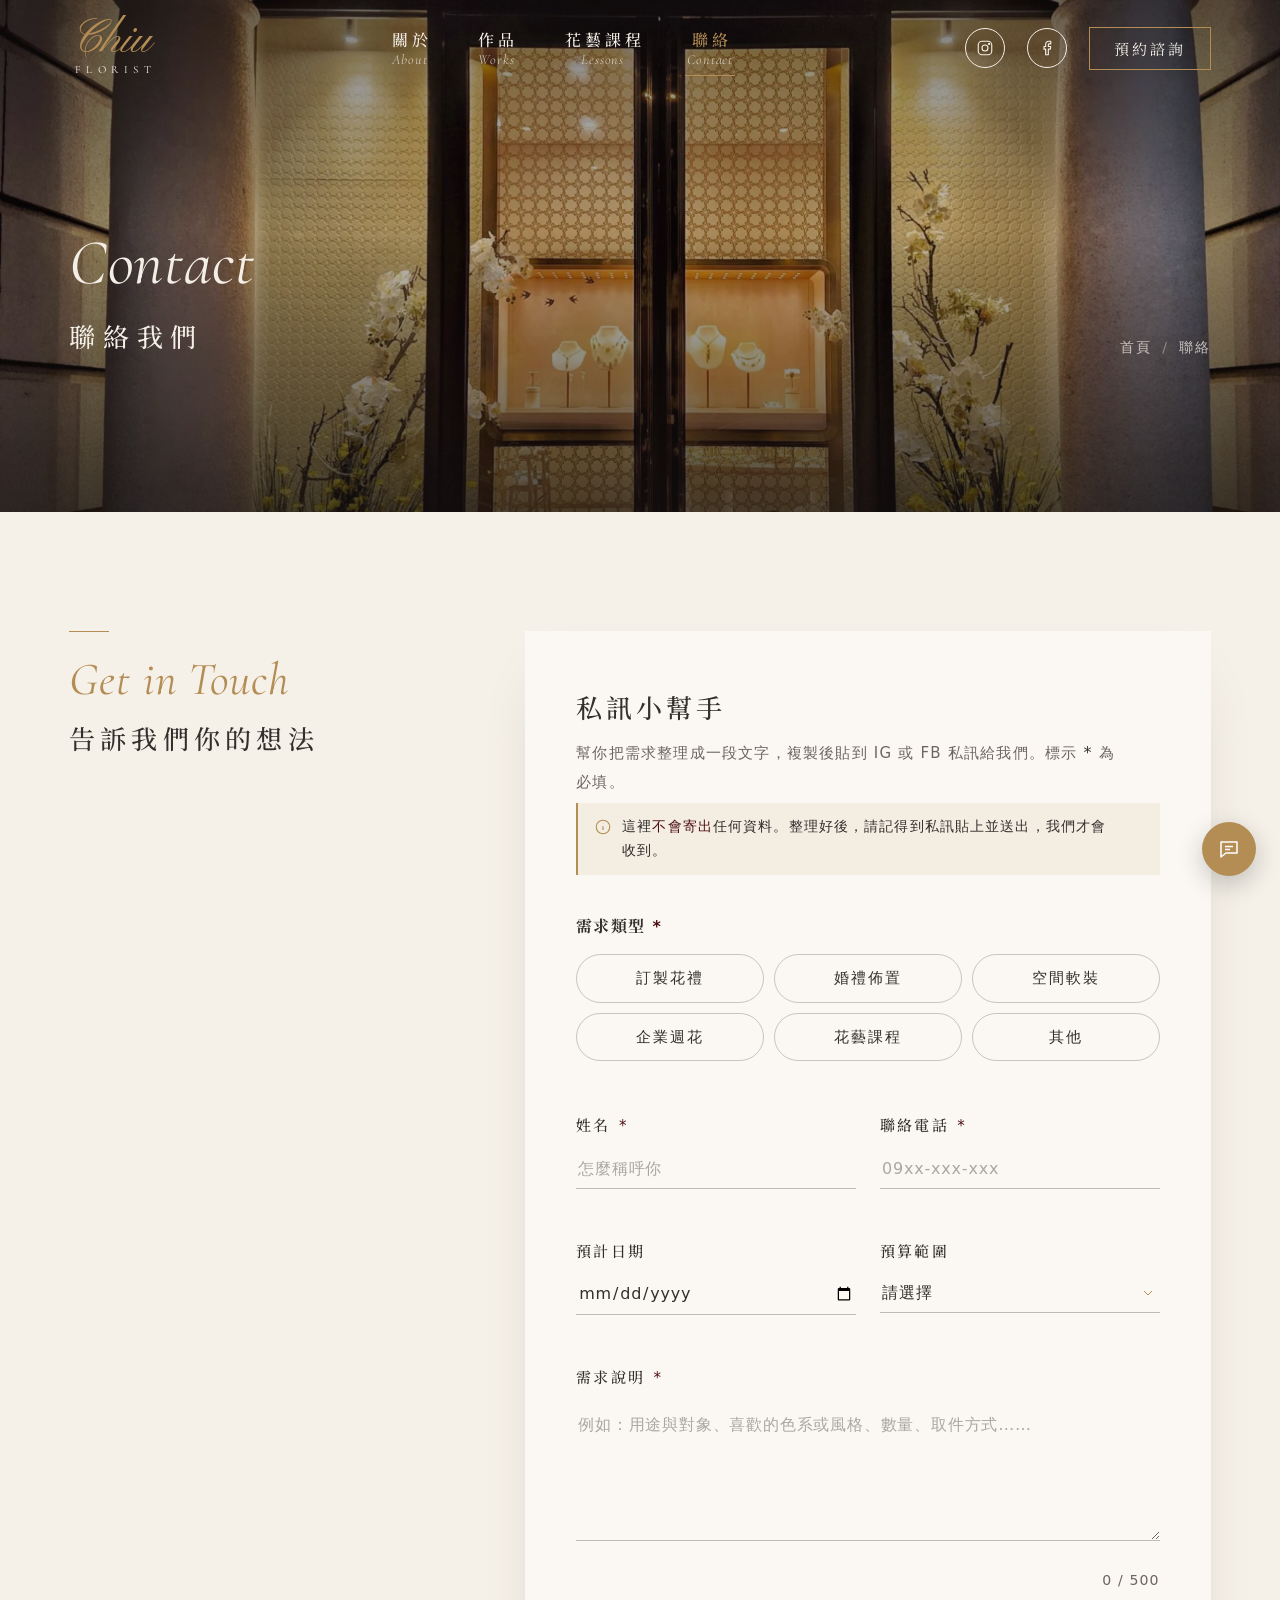
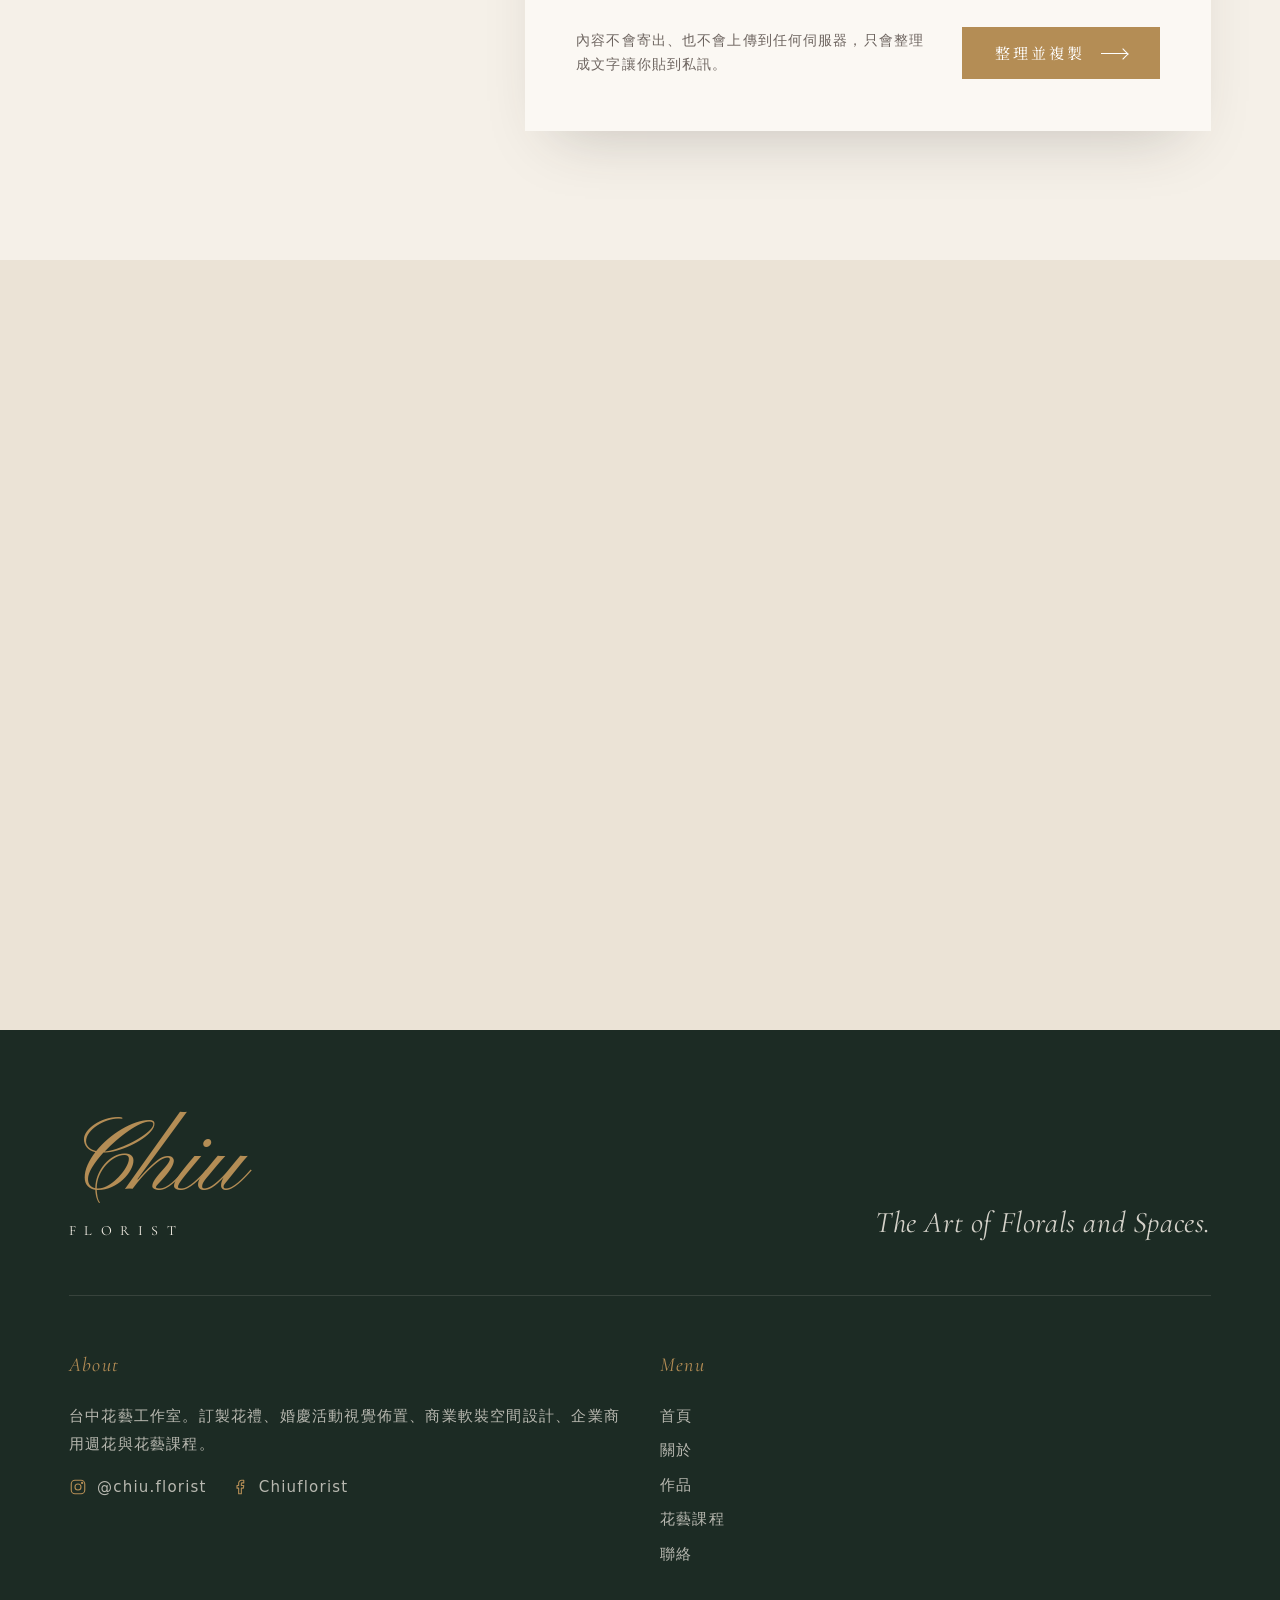
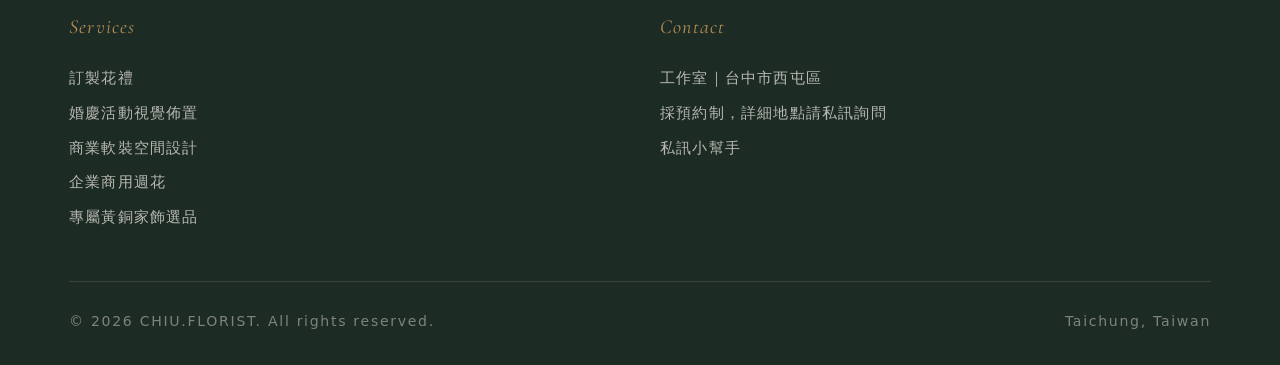
<file: html/contact.html>
<!DOCTYPE html>
<html lang="zh-Hant-TW">
<head>
	<meta charset="UTF-8">
	<meta http-equiv="X-UA-Compatible" content="IE=edge">
	<meta name="viewport" content="width=device-width, initial-scale=1.0">
	<title>聯絡我們｜CHIU.FLORIST 台中花藝工作室</title>
	<!-- Google Analytics (GA4) -->
	<script>window.dataLayer = window.dataLayer || []; function gtag(){dataLayer.push(arguments);} gtag('js', new Date()); gtag('config', 'G-TN85Y7GN7T');
	window.addEventListener('load', function () { setTimeout(function () { var s = document.createElement('script'); s.async = true; s.src = 'https://www.googletagmanager.com/gtag/js?id=G-TN85Y7GN7T'; document.head.appendChild(s); }, 2000); });</script>
	<link rel="preload" as="image" href="../image/chiu/w_window.webp" media="(min-width: 769px)" fetchpriority="high">
	<link rel="preload" as="image" href="../image/chiu/960/w_opening.webp" media="(max-width: 768px)" fetchpriority="high">
	<link rel="icon" href="../image/icon/icon-48.png" sizes="48x48" type="image/png">
	<link rel="icon" href="../image/icon/icon-96.png" sizes="96x96" type="image/png">
	<link rel="icon" href="../image/icon/icon-192.png" sizes="192x192" type="image/png">
	<link rel="apple-touch-icon" href="../image/icon/icon-180.png">
	<meta name="description" content="聯絡 CHIU.FLORIST：訂製花禮、婚禮佈置、空間軟裝、企業週花與花藝課程諮詢。台中市西屯區，工作室採預約制。">
	<link rel="canonical" href="https://po8621l124.github.io/chiu-florist/html/contact.html">
	<meta property="og:type" content="website">
	<meta property="og:site_name" content="CHIU.FLORIST">
	<meta property="og:locale" content="zh_TW">
	<meta property="og:title" content="聯絡我們｜CHIU.FLORIST 台中花藝工作室">
	<meta property="og:description" content="聯絡 CHIU.FLORIST：訂製花禮、婚禮佈置、空間軟裝、企業週花與花藝課程諮詢。台中市西屯區，工作室採預約制。">
	<meta property="og:url" content="https://po8621l124.github.io/chiu-florist/html/contact.html">
	<meta property="og:image" content="https://po8621l124.github.io/chiu-florist/image/chiu/w_window.jpg">
	<meta name="twitter:card" content="summary_large_image">
    <link rel="preconnect" href="https://fonts.googleapis.com">
    <link rel="preconnect" href="https://fonts.gstatic.com" crossorigin>
    <link rel="stylesheet" href="https://fonts.googleapis.com/css2?family=Cormorant+Garamond:ital,wght@0,400;0,500;1,400;1,500&family=Noto+Serif+TC:wght@400;500&family=Pinyon+Script&display=swap" media="print" onload="this.media='all'"><noscript><link rel="stylesheet" href="https://fonts.googleapis.com/css2?family=Cormorant+Garamond:ital,wght@0,400;0,500;1,400;1,500&family=Noto+Serif+TC:wght@400;500&family=Pinyon+Script&display=swap"></noscript>
    <link rel="stylesheet" href="../css/chiu_common.css">
<style>
/* ===== 聯絡 chc_ ===== */

/* b 聯絡資訊＋表單 */
.chc_b{padding: calc(var(--pdy) * 1.2) var(--pdx) calc(var(--pdy) * 1.3);}
.chc_b01{display: flex;justify-content: space-between;align-items: flex-start;gap: 60px;max-width: 1400px;width: 100%;margin: auto;}
.chc_b01_l{flex: 0 1 460px;min-width: 300px;position: sticky;top: 120px;}
.chc_b01_l .ch_title{margin-bottom: 30px;}
.chc_info{margin: 40px 0;border-top: 1px solid var(--color-line) !important;}
.chc_info > li{display: grid;grid-template-columns: 44px 1fr;gap: 16px;align-items: start;padding: 22px 0;border-bottom: 1px solid var(--color-line) !important;}
.chc_info i{width: 44px;height: 44px;border-radius: 50%;display: grid;place-items: center;border: 1px solid var(--color-Sub) !important;}
.chc_info i svg{width: 18px;height: 18px;color: var(--color-Sub);}
.hs_box .chc_info b{display: block;font-family: var(--Corfont);font-style: italic;font-size: var(--f18);color: var(--color-Sub);letter-spacing: .04em;line-height: 1.4;}
.hs_box .chc_info p, .hs_box .chc_info p a{font-family: var(--Sansfont);font-size: var(--f16);letter-spacing: .08em;line-height: 1.8;color: var(--colorText);}
.hs_box .chc_info p a{border-bottom: 1px solid var(--color-Sub) !important;transition: color .3s;}
.hs_box .chc_info p a:hover{color: var(--color-Main);}

.chc_b01_r{flex: 0 1 780px;background: #FBF8F3;padding: clamp(30px, 4vw, 60px);box-shadow: 0 30px 60px -30px rgba(50,47,45,.25);}
.hs_box .chc_form_head h3{font-family: var(--Seriffont);font-weight: 500;font-size: var(--f26);letter-spacing: .15em;}
/* 「不會寄出」提示 */
.chc_notice{display: flex;align-items: flex-start;gap: 10px;margin-top: 16px;padding: 12px 16px;background: rgba(180,141,85,.1);border-left: 2px solid var(--color-Sub) !important;}
.chc_notice svg{flex: none;width: 18px;height: 18px;margin-top: 3px;color: var(--color-Sub);}
.hs_box .chc_notice span, .hs_box .chc_notice b{font-size: var(--f14);line-height: 1.7;color: var(--colorText);}
.hs_box .chc_notice b{font-weight: 500;color: var(--color-Main);}
.hs_box .chc_done .chc_warn{font-weight: 500;color: var(--color-Main);}
.hs_box .chc_form_head p{font-size: var(--f15);color: var(--colorText-sub);margin-top: 6px;}
.chc_form{display: grid;grid-template-columns: 1fr 1fr;gap: 26px 24px;margin-top: 36px;}
.chc_field{display: flex;flex-direction: column;gap: 8px;}
.chc_field.full{grid-column: 1 / -1;}
.hs_box .chc_field > label, .hs_box .chc_field > b{font-family: var(--Seriffont);font-size: var(--f15);letter-spacing: .15em;font-weight: 500;}
.hs_box .chc_field em{color: var(--color-Main);font-size: inherit;margin-left: 2px;}
.chc_field :is(input, select, textarea){width: 100%;font-family: var(--Sansfont);font-size: 16px;letter-spacing: .05em;color: var(--colorText);background: transparent;border-bottom: 1px solid rgba(50,47,45,.3) !important;padding: 10px 2px;border-radius: 0;transition: border-color .3s, background-color .3s;-webkit-appearance: none;appearance: none;}
.chc_field select{background: url("data:image/svg+xml,%3Csvg xmlns='http://www.w3.org/2000/svg' viewBox='0 0 24 24' fill='none' stroke='%23B48D55' stroke-width='1.5'%3E%3Cpath d='M6 9l6 6 6-6'/%3E%3C/svg%3E") right 4px center / 16px no-repeat;padding-right: 28px;cursor: pointer;}
.chc_field textarea{min-height: 140px;resize: vertical;line-height: 1.8;}
.chc_field :is(input, select, textarea):focus{border-color: var(--color-Sub) !important;background-color: rgba(180,141,85,.06);}
.chc_field :is(input, select, textarea)::placeholder{color: rgba(50,47,45,.4);}
.chc_field [aria-invalid="true"]{border-color: #A3343B !important;}
.hs_box .chc_err{font-size: var(--f14);color: #A3343B;min-height: 1em;line-height: 1.4;}
.hs_box .chc_hint{font-size: var(--f14);color: var(--colorText-sub);text-align: right;line-height: 1.4;}
/* fieldset 在 iOS Safari 不能當 grid 容器，排版放在內層 div */
.chc_types{display: block;min-width: 0;border: 0;padding: 0;margin: 0;}
.chc_types_list{display: grid;grid-template-columns: repeat(3, minmax(0, 1fr));gap: 10px;}
.chc_types .chc_err{margin-top: 10px;}
.chc_types legend{padding: 0;margin-bottom: 12px;}
.chc_types legend b{font-family: var(--Seriffont);}
.chc_types label{position: relative;cursor: pointer;}
.chc_types input{position: absolute;opacity: 0;width: 1px;height: 1px;}
.hs_box .chc_types label span{display: block;text-align: center;white-space: nowrap;padding: 9px 6px;border: 1px solid rgba(50,47,45,.25);border-radius: 40px;font-size: var(--f15);letter-spacing: .12em;transition: background-color .3s, color .3s, border-color .3s;}
.hs_box .chc_types label:hover span{border-color: var(--color-Sub);}
.hs_box .chc_types input:checked + span{background: var(--color-dark);border-color: var(--color-dark);color: var(--colorText-whi);}
.chc_types input:focus-visible + span{outline: 2px solid var(--color-Sub);outline-offset: 2px;}
.chc_submit{grid-column: 1 / -1;display: flex;align-items: center;justify-content: space-between;gap: 20px;flex-wrap: wrap;margin-top: 10px;}
.hs_box .chc_submit p{font-size: var(--f14);color: var(--colorText-sub);max-width: 360px;line-height: 1.7;}

/* 送出後 */
.chc_done{text-align: center;padding: 20px 0;}
.chc_done.is-show{animation: chc_in .7s var(--ease) both;}
@keyframes chc_in{from{opacity: 0;transform: translateY(20px);}to{opacity: 1;transform: none;}}
.chc_done_icon{width: 80px;height: 80px;margin: 0 auto 24px;border-radius: 50%;display: grid;place-items: center;background: var(--color-Sub);}
.chc_done_icon svg{width: 34px;height: 34px;color: #fff;stroke-dasharray: 30;stroke-dashoffset: 30;animation: chc_check .6s .3s ease forwards;}
@keyframes chc_check{to{stroke-dashoffset: 0;}}
.hs_box .chc_done h3{font-family: var(--Seriffont);font-weight: 500;font-size: var(--f26);letter-spacing: .15em;}
.hs_box .chc_done > p{color: var(--colorText-sub);margin: 10px auto 26px;max-width: 460px;}
.chc_done pre{text-align: left;white-space: pre-wrap;font-family: var(--Sansfont);font-size: 15px;line-height: 1.8;letter-spacing: .05em;color: var(--colorText);background: var(--color-bg);padding: 24px;max-height: 260px;overflow: auto;margin-bottom: 30px;}
/* 完成畫面：IG／FB 兩顆主按鈕等寬並排，次要動作改成文字連結 */
.chc_done_main{display: grid;grid-template-columns: repeat(2, minmax(0, 1fr));gap: 12px;max-width: 460px;margin: 0 auto;}
.chc_done_main .ch_btn{justify-content: center;padding-left: 16px;padding-right: 16px;}
.chc_done_sub{display: flex;justify-content: center;gap: 32px;margin-top: 22px;}
.chc_done_sub button{display: inline-flex;align-items: center;gap: 8px;padding: 4px 0;background: none;border: 0;border-bottom: 1px solid var(--color-line) !important;cursor: pointer;color: var(--colorText-sub);transition: color .3s, border-color .3s;}
.chc_done_sub svg{width: 16px;height: 16px;}
.hs_box .chc_done_sub span{font-size: var(--f14);letter-spacing: .15em;color: inherit;}
.chc_done_sub button:is(:hover, :focus-visible){color: var(--color-Main);border-color: var(--color-Main) !important;}

/* c 訂購須知 */
.chc_c{padding: var(--pdy) var(--pdx) calc(var(--pdy) * 1.3);background: var(--color-bg2);}
.chc_c01{max-width: 1000px;width: 100%;margin: auto;}
.chc_c01 .ch_title{margin-bottom: 50px;}
.QA_function > dl{border-bottom: 1px solid var(--color-line) !important;}
.QA_function > dl:first-child{border-top: 1px solid var(--color-line) !important;}
.QA_function dt button{width: 100%;display: flex;align-items: center;gap: 20px;padding: 26px 4px;background: none;cursor: pointer;text-align: left;}
.hs_box .QA_function dt b{font-family: var(--Corfont);font-style: italic;font-size: var(--f26);color: var(--color-Sub);line-height: 1;font-weight: 400;}
.hs_box .QA_function dt span{flex: 1;font-family: var(--Seriffont);font-size: var(--f20);letter-spacing: .12em;font-weight: 500;transition: color .3s;}
.QA_function dt i{position: relative;width: 36px;height: 36px;flex: none;border-radius: 50%;border: 1px solid var(--color-line) !important;transition: background-color .4s, border-color .4s, transform .5s var(--ease);}
.QA_function dt i::before, .QA_function dt i::after{content: '';position: absolute;left: 50%;top: 50%;width: 12px;height: 1px;background: var(--colorText);transform: translate(-50%, -50%);transition: background-color .4s;}
.QA_function dt i::after{transform: translate(-50%, -50%) rotate(90deg);}
.QA_function dt button:hover span{color: var(--color-Main);}
.QA_function dl.active dt i{background: var(--color-Sub);border-color: var(--color-Sub) !important;transform: rotate(135deg);}
.QA_function dl.active dt i::before, .QA_function dl.active dt i::after{background: #fff;}
.QA_function dd{display: none;padding: 0;overflow: hidden;}
.QA_function .QA_in{padding: 0 60px 30px 64px;opacity: 0;transform: translateY(-6px);transition: opacity .35s ease, transform .45s var(--ease);}
.QA_function dl.active .QA_in{opacity: 1;transform: none;transition-delay: .08s;}
.hs_box .QA_function dd p{color: var(--colorText-sub);}
.hs_box .QA_function dd li{color: var(--colorText-sub);padding-left: 20px;position: relative;}
.QA_function dd li::before{content: '⊸';position: absolute;left: 0;color: var(--color-Sub);}

/* --- Media Queries --- */
@media (max-width: 1440px) {}
@media (max-width: 1024px) {
    /* 聯絡資訊：兩欄 2×2，省下高度 */
    .chc_info{display: grid;grid-template-columns: repeat(2, 1fr);column-gap: 32px;}
    .chc_b01{flex-direction: column;align-items: stretch;max-width: 780px;gap: 40px;}
    .chc_b01_l, .chc_b01_r{flex: none;}
    .chc_b01_l{position: static;min-width: unset;}
}
@media (max-width: 992px) {}
@media (max-width: 768px) {
    .QA_function .QA_in{padding: 0 10px 26px 10px;}
}
@media (max-width: 576px) {
    .chc_form{grid-template-columns: 1fr;}
    .chc_info{grid-template-columns: 1fr;}
    .chc_info > li{grid-template-columns: 44px 1fr;gap: 16px;}
    .chc_b01_r{padding: 28px 20px 30px;}
}
@media (max-width: 480px) {
    .chc_done_main{grid-template-columns: 1fr;}
    .chc_submit .ch_btn{width: 100%;justify-content: center;}
    .QA_function dt button{gap: 12px;}
}
@media (max-width: 380px) {
    .chc_types_list{grid-template-columns: repeat(2, minmax(0, 1fr));}
}
</style>
</head>
<body>

<script src="../js/chiu_layout.js" data-part="header"></script>

<div class="hs_box">
<main id="main">

    <section class="ch_banner" style="--bn_img:url(../image/chiu/w_window.webp);--bn_pos:center 50%;--bn_img_m:url(../image/chiu/960/w_opening.webp);--bn_pos_m:center 40%">
        <div class="ch_banner_bg"></div>
        <div class="ch_banner_in">
            <div data-animate-in="up">
                <div class="ch_en">Contact</div>
                <h1>聯絡我們</h1>
            </div>
            <ol class="ch_crumb" data-animate-in="up"><li><a href="index.html">首頁</a></li><li><span>聯絡</span></li></ol>
        </div>
    </section>

    <section class="chc_b">
        <div class="chc_b01">
            <div class="chc_b01_l">
                <div class="ch_title" data-animate-in="left">
                    <div class="ch_en">Get in Touch</div>
                    <h2>告訴我們你的想法</h2>
                </div>
                <p data-animate-in="up">無論是一份花禮、一場婚禮，或是一整個空間的佈置，都歡迎與我們聊聊。所有諮詢與訂購都透過 <b>Instagram 或 Facebook 私訊</b>，網站沒有線上送單或 Email 寄信。</p>
                <ul class="chc_info" data-animate-in="up">
                    <li>
                        <i><svg viewBox="0 0 24 24" fill="none" stroke="currentColor" stroke-width="1.5" aria-hidden="true"><rect x="3" y="3" width="18" height="18" rx="5"/><circle cx="12" cy="12" r="4"/><circle cx="17.5" cy="6.5" r=".8" fill="currentColor"/></svg></i>
                        <div><b>Instagram</b><p><a href="https://www.instagram.com/chiu.florist/" target="_blank" rel="noopener">@chiu.florist</a></p></div>
                    </li>
                    <li>
                        <i><svg viewBox="0 0 24 24" fill="none" stroke="currentColor" stroke-width="1.5" stroke-linejoin="round" aria-hidden="true"><path d="M14.5 3H17v3.5h-2.2a1 1 0 0 0-1 1V10H17l-.5 3.5h-2.7V21h-3.6v-7.5H8V10h2.2V7a4 4 0 0 1 4-4z"/></svg></i>
                        <div><b>Facebook</b><p><a href="https://www.facebook.com/p/Chiuflorist-100071734697100/" target="_blank" rel="noopener">Chiuflorist</a></p></div>
                    </li>
                    <li>
                        <i><svg viewBox="0 0 24 24" fill="none" stroke="currentColor" stroke-width="1.5" aria-hidden="true"><path d="M12 21s-7-6.2-7-11.5a7 7 0 0 1 14 0C19 14.8 12 21 12 21z"/><circle cx="12" cy="9.5" r="2.5"/></svg></i>
                        <div><b>Location</b><p>台中市西屯區・工作室採預約制<br>詳細地點與自取請私訊詢問</p></div>
                    </li>
                    <li>
                        <i><svg viewBox="0 0 24 24" fill="none" stroke="currentColor" stroke-width="1.5" aria-hidden="true"><path d="M3 7h13v10H3zM16 10h3l2 3v4h-5"/><circle cx="7" cy="18" r="1.8"/><circle cx="18" cy="18" r="1.8"/></svg></i>
                        <div><b>Delivery</b><p>宅配・自取（運費另計）<br>台中地區滿 NT$ 3,500 免運</p></div>
                    </li>
                </ul>
                <a class="ch_btn" href="#notice" data-animate-in="up"><span>訂購須知</span><i></i></a>
            </div>

            <div class="chc_b01_r" data-animate-in="up">
                <form class="chc_form_wrap" novalidate>
                    <div class="chc_form_head">
                        <h3>私訊小幫手</h3>
                        <p>幫你把需求整理成一段文字，複製後貼到 IG 或 FB 私訊給我們。標示 <em>*</em> 為必填。</p>
                        <p class="chc_notice"><svg viewBox="0 0 24 24" fill="none" stroke="currentColor" stroke-width="1.5" aria-hidden="true"><circle cx="12" cy="12" r="9"/><path d="M12 11v5M12 7.5v.5"/></svg><span>這裡<b>不會寄出</b>任何資料。整理好後，請記得到私訊貼上並送出，我們才會收到。</span></p>
                    </div>
                    <div class="chc_form">
                        <fieldset class="chc_field full chc_types" id="f_type">
                            <legend><b>需求類型 <em>*</em></b></legend>
                            <div class="chc_types_list">
                                <label><input type="radio" name="type" value="訂製花禮" required><span>訂製花禮</span></label>
                                <label><input type="radio" name="type" value="婚禮佈置"><span>婚禮佈置</span></label>
                                <label><input type="radio" name="type" value="空間軟裝"><span>空間軟裝</span></label>
                                <label><input type="radio" name="type" value="企業週花"><span>企業週花</span></label>
                                <label><input type="radio" name="type" value="花藝課程" data-key="lesson"><span>花藝課程</span></label>
                                <label><input type="radio" name="type" value="其他"><span>其他</span></label>
                            </div>
                            <p class="chc_err" id="e_type" aria-live="polite"></p>
                        </fieldset>
                        <div class="chc_field">
                            <label for="f_name">姓名 <em>*</em></label>
                            <input id="f_name" name="name" type="text" autocomplete="name" required aria-describedby="e_name" placeholder="怎麼稱呼你">
                            <p class="chc_err" id="e_name" aria-live="polite"></p>
                        </div>
                        <div class="chc_field">
                            <label for="f_tel">聯絡電話 <em>*</em></label>
                            <input id="f_tel" name="tel" type="tel" autocomplete="tel" inputmode="tel" required pattern="[0-9+\-\s()]{8,}" aria-describedby="e_tel" placeholder="09xx-xxx-xxx">
                            <p class="chc_err" id="e_tel" aria-live="polite"></p>
                        </div>
                        <div class="chc_field">
                            <label for="f_date">預計日期</label>
                            <input id="f_date" name="date" type="date">
                            <p class="chc_err"></p>
                        </div>
                        <div class="chc_field">
                            <label for="f_budget">預算範圍</label>
                            <select id="f_budget" name="budget">
                                <option value="">請選擇</option>
                                <option>NT$ 3,000 以下</option>
                                <option>NT$ 3,000 – 5,000</option>
                                <option>NT$ 5,000 – 10,000</option>
                                <option>NT$ 10,000 以上</option>
                                <option>尚未確定</option>
                            </select>
                        </div>
                        <div class="chc_field full">
                            <label for="f_msg">需求說明 <em>*</em></label>
                            <textarea id="f_msg" name="msg" required minlength="10" maxlength="500" aria-describedby="e_msg c_msg" placeholder="例如：用途與對象、喜歡的色系或風格、數量、取件方式……"></textarea>
                            <p class="chc_err" id="e_msg" aria-live="polite"></p>
                            <p class="chc_hint" id="c_msg">0 / 500</p>
                        </div>
                        <div class="chc_submit">
                            <p>內容不會寄出、也不會上傳到任何伺服器，只會整理成文字讓你貼到私訊。</p>
                            <button class="ch_btn fill" type="submit"><span>整理並複製</span><i></i></button>
                        </div>
                    </div>
                </form>

                <div class="chc_done" hidden tabindex="-1">
                    <div class="chc_done_icon"><svg viewBox="0 0 24 24" fill="none" stroke="currentColor" stroke-width="2" aria-hidden="true"><path d="M5 12.5l4.5 4.5L19 7.5"/></svg></div>
                    <h3>需求已整理好</h3>
                    <p>需求內容已整理好<span class="chc_copied">，並複製到剪貼簿</span>。<b class="chc_warn">訊息還沒有送出</b>，請前往 Instagram 或 Facebook，點「發送訊息」後貼上並送出，我們才會收到。</p>
                    <pre></pre>
                    <div class="chc_done_main">
                        <a class="ch_btn fill" href="https://www.instagram.com/chiu.florist/" target="_blank" rel="noopener"><span>前往 IG 私訊</span><i></i></a>
                        <a class="ch_btn fill" href="https://www.facebook.com/p/Chiuflorist-100071734697100/" target="_blank" rel="noopener"><span>前往 FB 私訊</span><i></i></a>
                    </div>
                    <div class="chc_done_sub">
                        <button class="chc_copy" type="button"><svg viewBox="0 0 24 24" fill="none" stroke="currentColor" stroke-width="1.5" aria-hidden="true"><rect x="8" y="8" width="12" height="12" rx="2"/><path d="M16 8V5a1 1 0 0 0-1-1H5a1 1 0 0 0-1 1v10a1 1 0 0 0 1 1h3"/></svg><span>再次複製</span></button>
                        <button class="chc_reset" type="button"><svg viewBox="0 0 24 24" fill="none" stroke="currentColor" stroke-width="1.5" stroke-linecap="round" aria-hidden="true"><path d="M4 12a8 8 0 1 0 2.3-5.6"/><path d="M4 4v4h4"/></svg><span>重新填寫</span></button>
                    </div>
                </div>
            </div>
        </div>
    </section>

    <section class="chc_c" id="notice">
        <div class="chc_c01">
            <div class="ch_title cen" data-animate-in="down">
                <div class="ch_en">Ordering Notes</div>
                <h2>訂購須知</h2>
            </div>
            <div class="QA_function">
                <dl data-animate-in="up">
                    <dt><button type="button" aria-expanded="false"><b>01</b><span>花材說明</span><i></i></button></dt>
                    <dd><ul>
                        <li>花材皆使用當季新鮮花材，實際花材與色調會依季節與到貨狀況微調，並維持整體風格。</li>
                        <li>每件作品皆為手工製作，與參考照片會有些許差異。</li>
                    </ul></dd>
                </dl>
                <dl data-animate-in="up">
                    <dt><button type="button" aria-expanded="false"><b>02</b><span>配送與運費</span><i></i></button></dt>
                    <dd><ul>
                        <li>提供宅配與自取，運費另計。</li>
                        <li>台中地區滿 NT$ 3,500 免運。</li>
                    </ul></dd>
                </dl>
                <dl data-animate-in="up">
                    <dt><button type="button" aria-expanded="false"><b>03</b><span>自取方式</span><i></i></button></dt>
                    <dd><ul>
                        <li>自取可告知希望日期，我們會盡可能為您安排。</li>
                        <li>自取地點請私訊詢問。</li>
                    </ul></dd>
                </dl>
                <dl data-animate-in="up">
                    <dt><button type="button" aria-expanded="false"><b>04</b><span>節慶預購</span><i></i></button></dt>
                    <dd><ul>
                        <li>節慶花禮採預購制，請留意各檔期的預購優惠截止日與取件日期。</li>
                        <li>訂製作品屬特別訂製，如需更改內容，請盡早私訊與我們討論。</li>
                    </ul></dd>
                </dl>
            </div>
        </div>
    </section>

</main>

<script src="../js/chiu_layout.js" data-part="footer"></script>
</div>

<script src="../js/scrollfade.js"></script>
<script src="../js/chiu_common.js"></script>
<script>
    /* 訂購須知手風琴 */
    /* 常見問題手風琴：內距放在內層，高度從「目前高度」開始動畫，連點也不會跳 */
    [].forEach.call(document.querySelectorAll('.QA_function > dl'), function (dl) {
        var dd = dl.querySelector('dd'), btn = dl.querySelector('dt button'), anim = null;
        var inner = document.createElement('div');
        inner.className = 'QA_in';
        while (dd.firstChild) inner.appendChild(dd.firstChild);
        dd.appendChild(inner);
        dl.querySelector('dt').addEventListener('click', function () {
            var open = !dl.classList.contains('active');
            var from = dd.getBoundingClientRect().height;      /* 動畫進行中也從當下高度接著走 */
            if (anim) anim.cancel();
            dl.classList.toggle('active', open);
            if (btn) btn.setAttribute('aria-expanded', open);
            dd.style.display = 'block';
            var to = open ? inner.offsetHeight : 0;
            anim = dd.animate([{ height: from + 'px' }, { height: to + 'px' }], { duration: 450, easing: 'cubic-bezier(.4, 0, .2, 1)' });
            anim.onfinish = function () { anim = null; if (!open) dd.style.display = 'none'; };
        });
    });

    /* 諮詢表單 */
    (function () {
        var form = document.querySelector('.chc_form_wrap');
        var done = document.querySelector('.chc_done');
        var pre = done.querySelector('pre');
        var msg = form.querySelector('#f_msg');
        var counter = form.querySelector('#c_msg');
        var dateIn = form.querySelector('#f_date');

        /* 日期最早為今天 */
        var t = new Date(); t.setMinutes(t.getMinutes() - t.getTimezoneOffset());
        dateIn.min = t.toISOString().slice(0, 10);

        /* 從其他頁帶入類型：contact.html?type=lesson */
        var key = new URL(location.href).searchParams.get('type');
        if (key) { var pre1 = form.querySelector('[data-key="' + key + '"]'); if (pre1) pre1.checked = true; }

        msg.addEventListener('input', function () { counter.textContent = msg.value.length + ' / 500'; });

        var rules = {
            name: function (el) { return el.value.trim() ? '' : '請填寫姓名'; },
            tel: function (el) { return !el.value.trim() ? '請填寫聯絡電話' : (el.validity.patternMismatch ? '電話格式不正確' : ''); },
            msg: function (el) { var v = el.value.trim(); return !v ? '請簡單描述你的需求' : (v.length < 10 ? '再多說一點吧（至少 10 個字）' : ''); }
        };
        function check(el) {
            var m = rules[el.name](el);
            el.setAttribute('aria-invalid', m ? 'true' : 'false');
            document.getElementById('e_' + el.name).textContent = m;
            return !m;
        }
        Object.keys(rules).forEach(function (n) {
            var el = form.elements[n];
            el.addEventListener('blur', function () { if (el.value) check(el); });
            el.addEventListener('input', function () { if (el.getAttribute('aria-invalid') === 'true') check(el); });
        });
        form.addEventListener('change', function (e) { if (e.target.name === 'type') document.getElementById('e_type').textContent = ''; });

        function copy(text) {
            if (navigator.clipboard && window.isSecureContext) return navigator.clipboard.writeText(text);
            return Promise.reject();
        }

        form.addEventListener('submit', function (e) {
            e.preventDefault();
            var ok = true, first = null;
            var type = form.querySelector('[name="type"]:checked');
            if (!type) { ok = false; document.getElementById('e_type').textContent = '請選擇需求類型'; first = form.querySelector('[name="type"]'); }
            ['name', 'tel', 'msg'].forEach(function (n) { var el = form.elements[n]; if (!check(el)) { ok = false; first = first || el; } });
            if (!ok) { first.focus(); return; }

            var f = form.elements;
            var lines = [
                '【CHIU.FLORIST 諮詢】',
                '需求類型：' + type.value,
                '姓名：' + f.name.value.trim(),
                '電話：' + f.tel.value.trim()
            ];
            if (f.date.value) lines.push('預計日期：' + f.date.value);
            if (f.budget.value) lines.push('預算：' + f.budget.value);
            lines.push('需求說明：' + f.msg.value.trim());
            var text = lines.join('\n');
            pre.textContent = text;
            /* GA4：記錄送出諮詢（只記需求類型，不送個資） */
            if (window.gtag) gtag('event', 'generate_lead', { lead_type: type.value });

            var copied = done.querySelector('.chc_copied');
            copy(text).then(function () { copied.hidden = false; }, function () { copied.hidden = true; });

            form.hidden = true;
            done.hidden = false;
            done.classList.add('is-show');
            done.focus();
            done.scrollIntoView({ behavior: 'smooth', block: 'center' });
        });

        done.querySelector('.chc_copy').addEventListener('click', function () {
            var b = this.querySelector('span');
            copy(pre.textContent).then(function () { b.textContent = '已複製'; }, function () { b.textContent = '請手動複製'; });
            setTimeout(function () { b.textContent = '再次複製'; }, 2000);
        });
        done.querySelector('.chc_reset').addEventListener('click', function () {
            form.reset(); counter.textContent = '0 / 500';
            done.hidden = true; form.hidden = false;
            form.querySelector('[name="type"]').focus();
        });
    })();
</script>
</body>
</html>
</file>
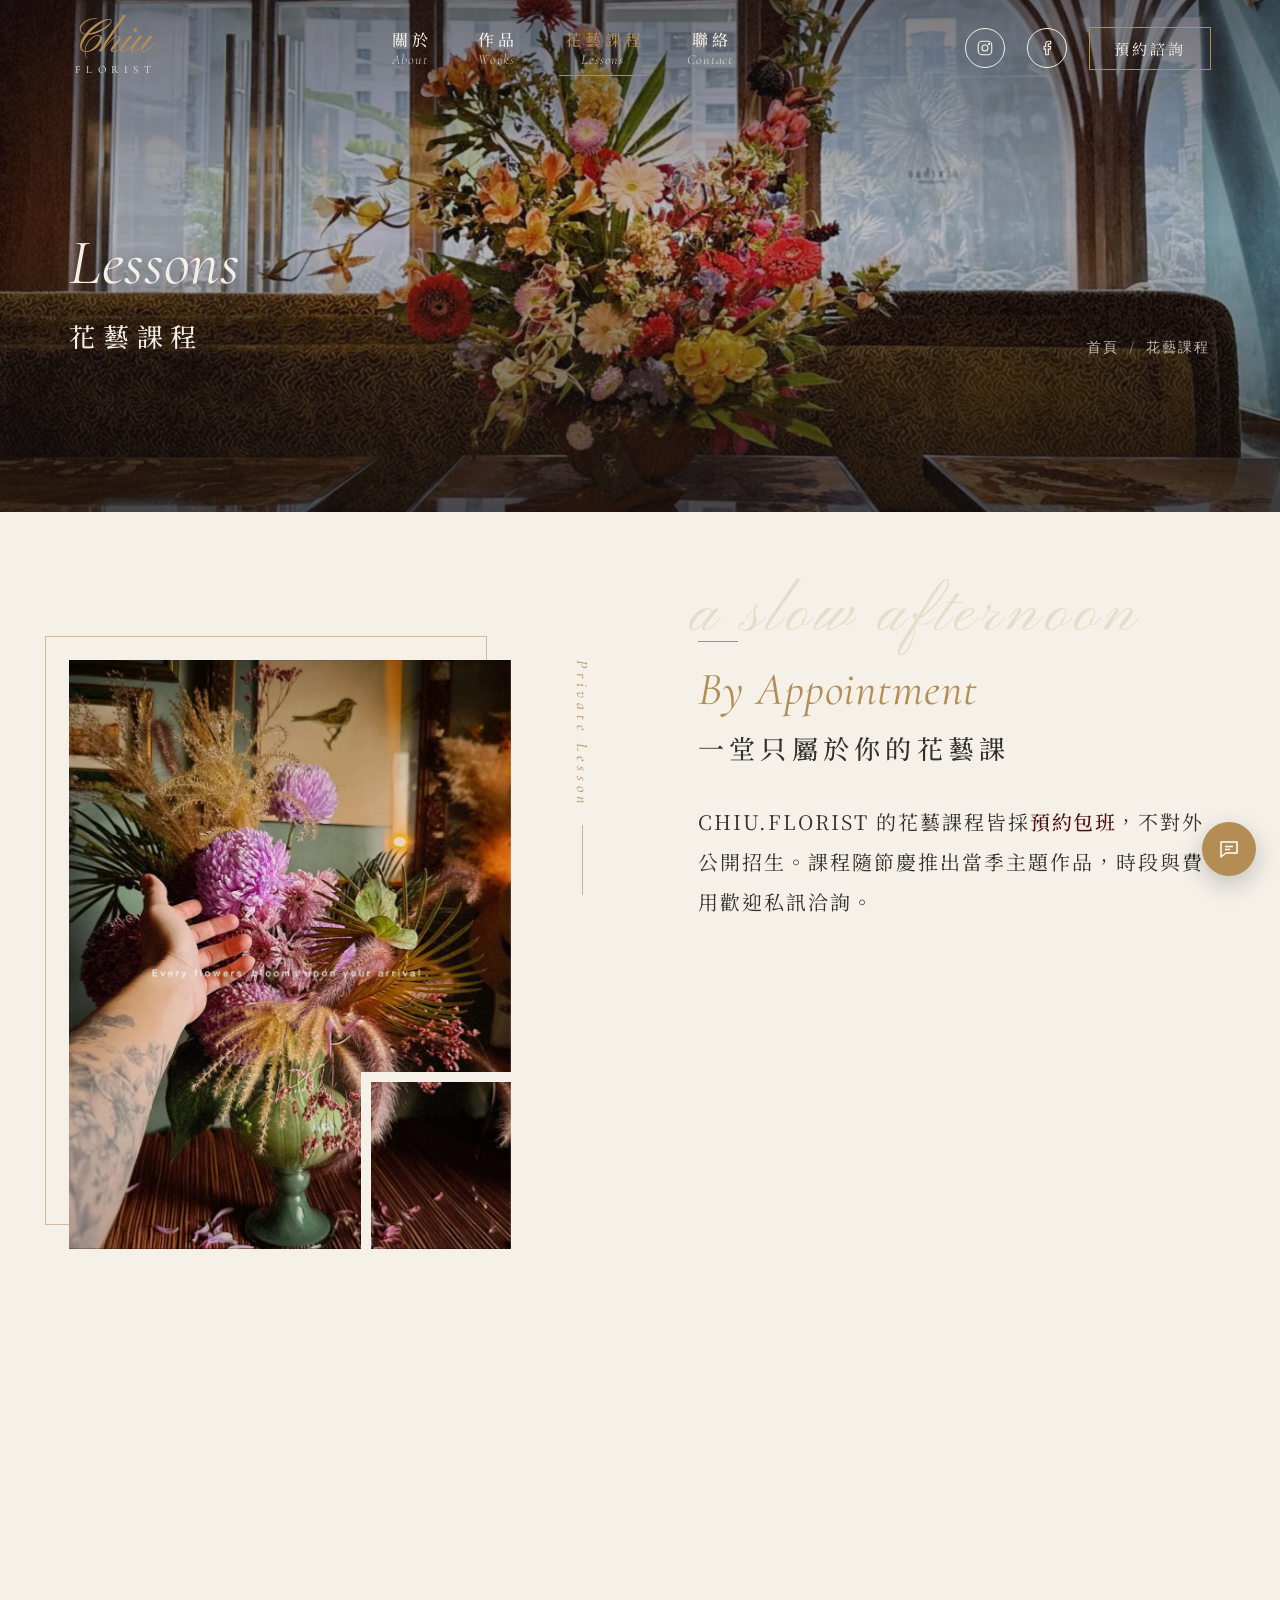
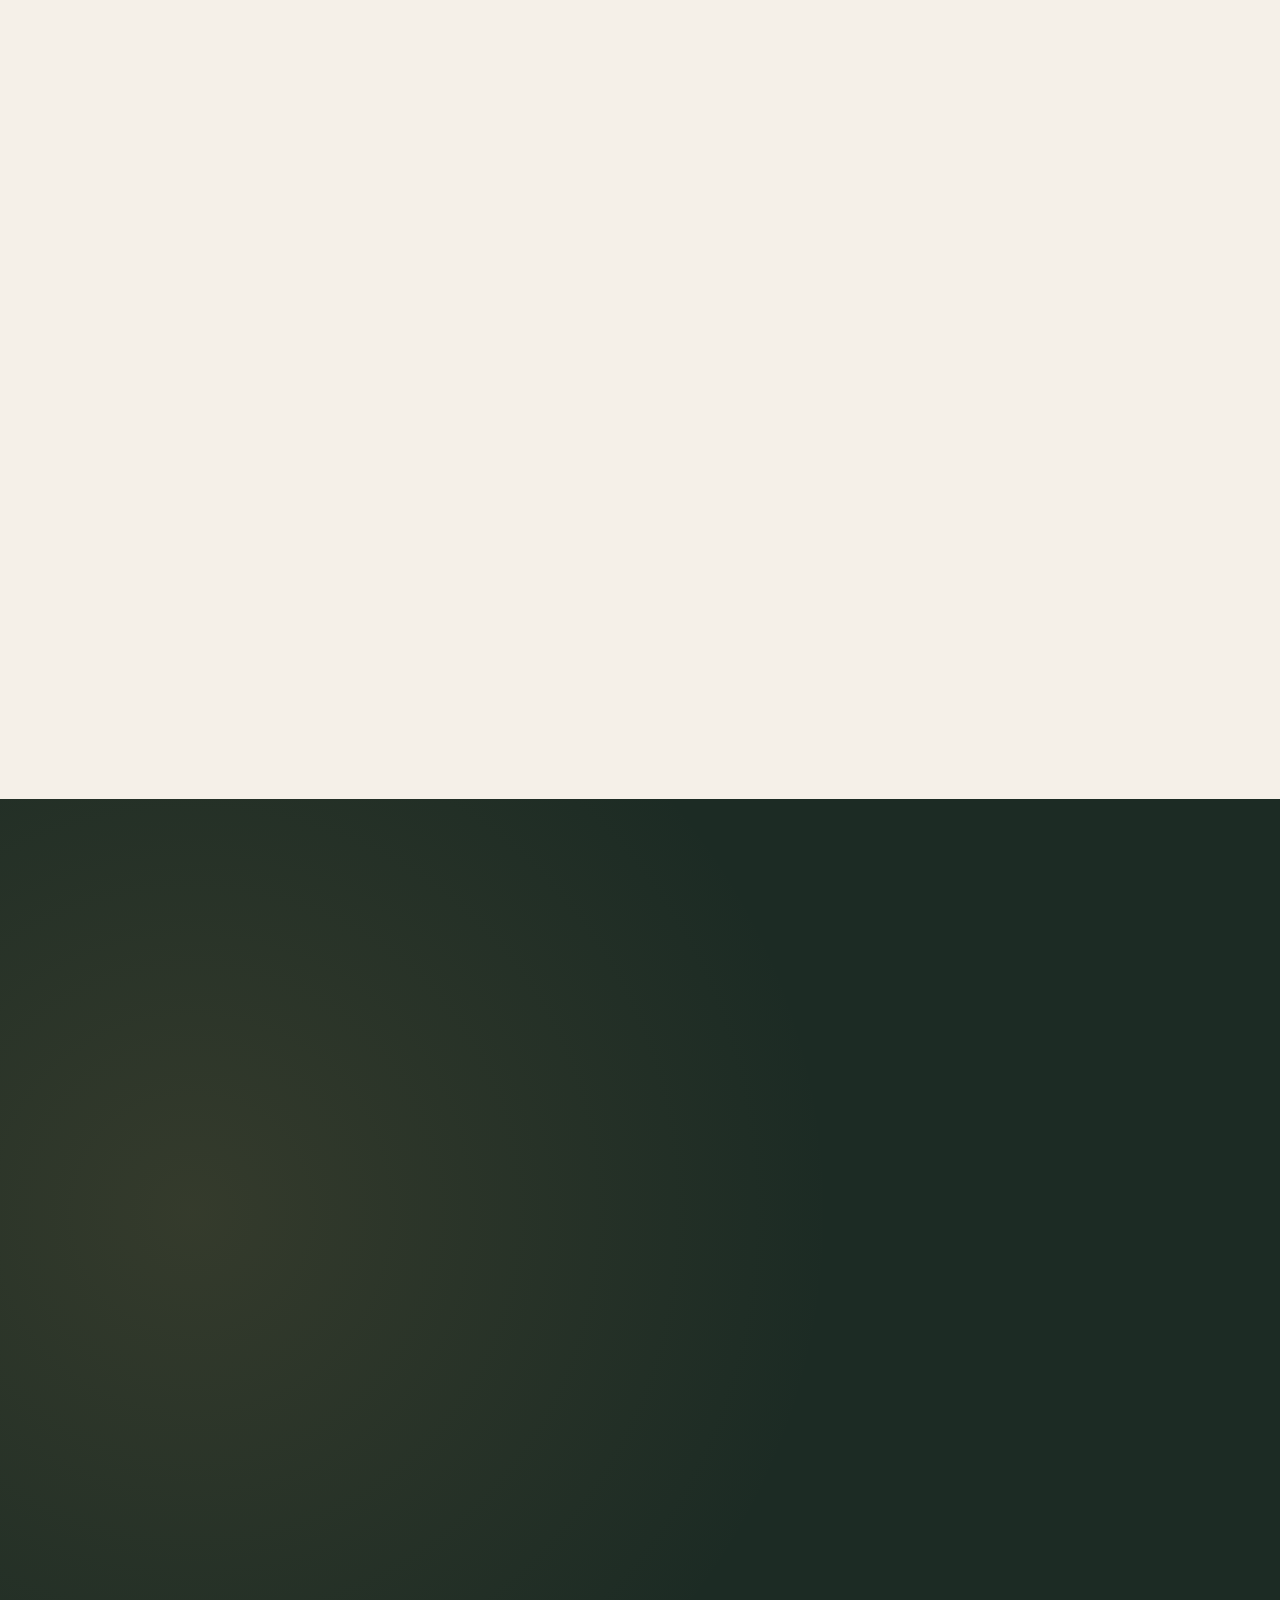
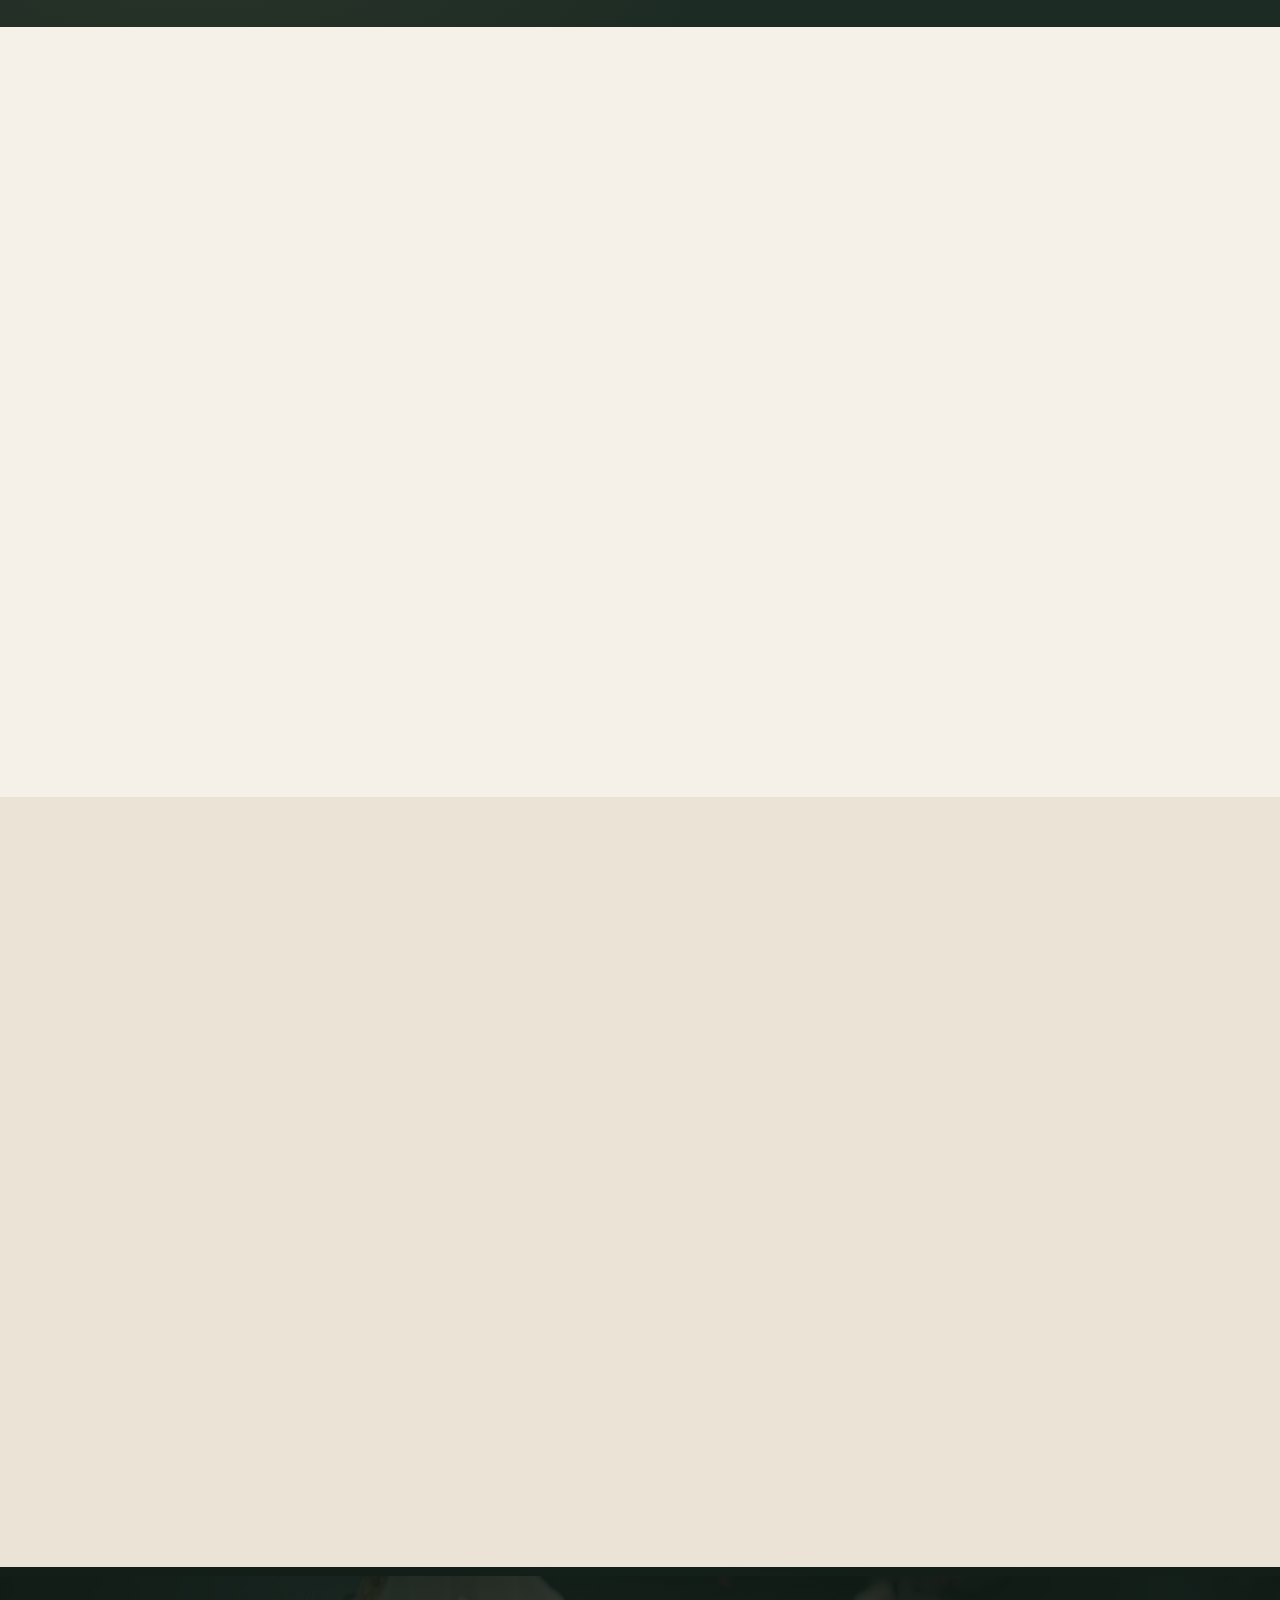
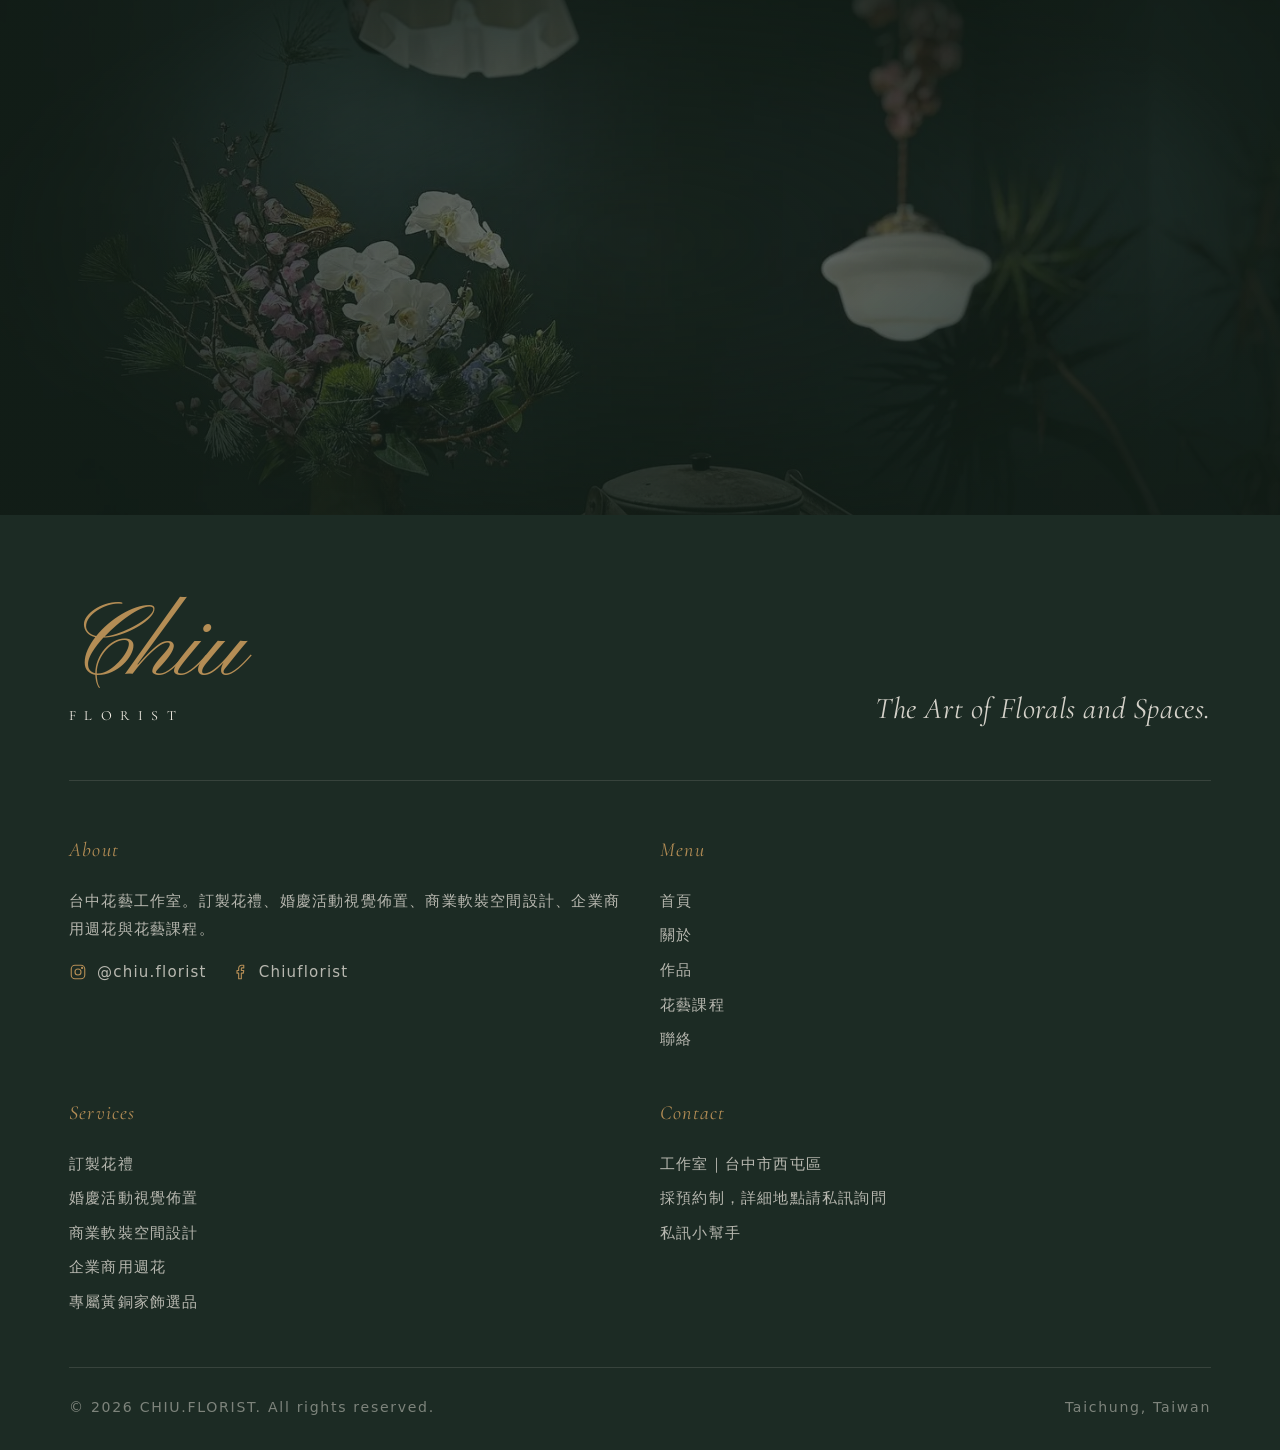
<file: html/lessons.html>
<!DOCTYPE html>
<html lang="zh-Hant-TW">
<head>
	<meta charset="UTF-8">
	<meta http-equiv="X-UA-Compatible" content="IE=edge">
	<meta name="viewport" content="width=device-width, initial-scale=1.0">
	<title>台中花藝課程｜節慶花藝課・親子花藝・預約包班｜CHIU.FLORIST</title>
	<!-- Google Analytics (GA4) -->
	<script>window.dataLayer = window.dataLayer || []; function gtag(){dataLayer.push(arguments);} gtag('js', new Date()); gtag('config', 'G-TN85Y7GN7T');
	window.addEventListener('load', function () { setTimeout(function () { var s = document.createElement('script'); s.async = true; s.src = 'https://www.googletagmanager.com/gtag/js?id=G-TN85Y7GN7T'; document.head.appendChild(s); }, 2000); });</script>
	<link rel="preload" as="image" href="../image/chiu/w_vintage.webp" media="(min-width: 769px)" fetchpriority="high">
	<link rel="preload" as="image" href="../image/chiu/960/w_slow.webp" media="(max-width: 768px)" fetchpriority="high">
	<link rel="icon" href="../image/icon/icon-48.png" sizes="48x48" type="image/png">
	<link rel="icon" href="../image/icon/icon-96.png" sizes="96x96" type="image/png">
	<link rel="icon" href="../image/icon/icon-192.png" sizes="192x192" type="image/png">
	<link rel="apple-touch-icon" href="../image/icon/icon-180.png">
	<meta name="description" content="CHIU.FLORIST 台中花藝課程：節慶主題花藝課、與鹽與胡椒餐館合作的花藝饗宴、親子花藝，採預約包班，不對外公開招生。">
	<link rel="canonical" href="https://po8621l124.github.io/chiu-florist/html/lessons.html">
	<meta property="og:type" content="website">
	<meta property="og:site_name" content="CHIU.FLORIST">
	<meta property="og:locale" content="zh_TW">
	<meta property="og:title" content="台中花藝課程｜節慶花藝課・親子花藝・預約包班｜CHIU.FLORIST">
	<meta property="og:description" content="CHIU.FLORIST 台中花藝課程：節慶主題花藝課、與鹽與胡椒餐館合作的花藝饗宴、親子花藝，採預約包班，不對外公開招生。">
	<meta property="og:url" content="https://po8621l124.github.io/chiu-florist/html/lessons.html">
	<meta property="og:image" content="https://po8621l124.github.io/chiu-florist/image/chiu/w_feast.jpg">
	<meta name="twitter:card" content="summary_large_image">
    <link rel="preconnect" href="https://fonts.googleapis.com">
    <link rel="preconnect" href="https://fonts.gstatic.com" crossorigin>
    <link rel="stylesheet" href="https://fonts.googleapis.com/css2?family=Cormorant+Garamond:ital,wght@0,400;0,500;1,400;1,500&family=Noto+Serif+TC:wght@400;500&family=Pinyon+Script&display=swap" media="print" onload="this.media='all'"><noscript><link rel="stylesheet" href="https://fonts.googleapis.com/css2?family=Cormorant+Garamond:ital,wght@0,400;0,500;1,400;1,500&family=Noto+Serif+TC:wght@400;500&family=Pinyon+Script&display=swap"></noscript>
    <link rel="stylesheet" href="../css/chiu_common.css">
<style>
/* ===== 花藝課程 chl_ ===== */

/* b 介紹 */
.chl_b{padding: calc(var(--pdy) * 1.3) var(--pdx) var(--pdy);}
/* 編排：左側照片拼貼（主圖＋金框位移＋疊放小圖），右側文字與三個重點 */
.chl_b01{display: grid;grid-template-columns: minmax(0, 1.05fr) minmax(0, 1fr);align-items: center;gap: clamp(60px, 7vw, 130px);max-width: 1400px;width: 100%;margin: auto;}
.chl_b01_media{position: relative;isolation: isolate;padding: 0 0 15% 0;}
.chl_b01_main{position: relative;width: 82%;}
.chl_b01_main::before{content: '';position: absolute;inset: 0;z-index: -1;border: 1px solid rgba(180,141,85,.55) !important;transform: translate(-24px, -24px);pointer-events: none;}
.chl_b01_media figure{overflow: hidden;}
.chl_b01_media img{width: 100%;height: auto;display: block;}
.hs_box .chl_b01_sub{position: absolute;right: 0;bottom: 0;width: 44%;outline: 10px solid var(--color-bg);}
.hs_box .chl_b01_vert{position: absolute;right: 2%;top: 0;writing-mode: vertical-rl;display: flex;align-items: center;gap: 16px;font-family: var(--Corfont);font-style: italic;font-size: var(--f16);letter-spacing: .3em;color: var(--color-Sub);}
.chl_b01_vert::after{content: '';width: 1px;height: 70px;background: var(--color-Sub);opacity: .6;}

.chl_b01_txt{position: relative;isolation: isolate;}
.hs_box .chl_b01_script{position: absolute;left: -.12em;top: -.9em;z-index: -1;font-family: var(--Pinyfont);font-style: normal;font-size: var(--f100);line-height: 1;color: var(--color-Sub);opacity: .2;white-space: nowrap;pointer-events: none;}
.chl_b01_txt .ch_title{margin-bottom: 34px;}
.hs_box .chl_b01_lead{font-family: var(--Seriffont);font-size: var(--f20);line-height: 2;letter-spacing: .1em;}
.hs_box .chl_b01_lead + p{margin-top: 18px;color: var(--colorText-sub);}
/* 預約重點：三張淺色小卡，金色上緣＋線條圖示 */
.chl_b02{display: grid;grid-template-columns: repeat(3, 1fr);gap: 12px;margin: 40px 0 44px;}
.chl_b02 > li{display: flex;flex-direction: column;align-items: flex-start;gap: 14px;padding: 22px 20px 20px;background: var(--color-bg2);border-top: 2px solid var(--color-Sub) !important;transition: translate .5s var(--ease), box-shadow .5s;}
.chl_b02 > li:hover{translate: 0 -4px;box-shadow: 0 14px 30px rgba(var(--rgb_dark),.08);}
.chl_b02 i{display: grid;place-items: center;width: 42px;height: 42px;border-radius: 50%;border: 1px solid var(--color-Sub) !important;color: var(--color-Sub);}
.chl_b02 i svg{width: 20px;height: 20px;}
.hs_box .chl_b02 b{display: block;font-family: var(--Seriffont);font-weight: 500;font-size: var(--f20);letter-spacing: .12em;line-height: 1.5;color: var(--colorText);}
.hs_box .chl_b02 span{display: block;margin-top: 4px;font-size: var(--f14);letter-spacing: .1em;line-height: 1.7;color: var(--colorText-sub);}

/* c 課程類型 */
.chl_c{padding: var(--pdy) var(--pdx) calc(var(--pdy) * 1.2);}
.chl_c01{max-width: 1400px;width: 100%;margin: auto;}
.chl_c01 .ch_title{margin-bottom: 60px;}
.chl_c02{display: grid;grid-template-columns: repeat(3, 1fr);gap: 30px;--delay_time:.2s;}
.chl_c02 > li{background: var(--color-bg2);display: flex;flex-direction: column;}
.chl_c02 figure{aspect-ratio: 16 / 9;overflow: hidden;}
.chl_c02 figure img{width: 100%;height: 100%;object-fit: cover;transition: transform 1.2s var(--ease);}
.chl_c02 > li:hover figure img{transform: scale(1.04);}
.chl_c02_txt{padding: 34px 32px 38px;display: flex;flex-direction: column;flex: 1;}
.hs_box .chl_c02_txt .chl_c02_en{font-family: var(--Corfont);font-style: italic;font-size: var(--f18);color: var(--color-Sub);text-decoration: none;letter-spacing: .04em;}
.hs_box .chl_c02_txt h3{font-family: var(--Seriffont);font-weight: 500;font-size: var(--f24);letter-spacing: .15em;margin: 4px 0 14px;}
.hs_box .chl_c02_txt p{font-size: var(--f15);}
.chl_c_hint{display: none;align-items: center;justify-content: center;gap: 10px;margin-top: 18px;}
.hs_box .chl_c_hint span{font-size: var(--f14);letter-spacing: .2em;color: var(--colorText-sub);}
.chl_c_hint i{width: 30px;height: 1px;background: var(--color-Sub);}
.chl_c02_tag{display: flex;flex-wrap: wrap;gap: 8px;margin-top: auto;padding-top: 24px;}
.hs_box .chl_c02_tag li{font-size: var(--f14);letter-spacing: .1em;padding: 2px 14px;border: 1px solid var(--color-line);border-radius: 30px;color: var(--colorText-sub);}

/* d 合作課程紀錄 */
.chl_d{position: relative;z-index: 1;padding: calc(var(--pdy) * 1.2) var(--pdx);background: var(--color-dark);overflow: hidden;}
.chl_d::before{content: '';position: absolute;inset: 0;z-index: -1;background: radial-gradient(circle at 15% 50%, rgba(180,141,85,.16) 0%, rgba(180,141,85,0) 55%);}
.chl_d01{display: flex;justify-content: space-between;align-items: center;gap: 50px;max-width: 1400px;width: 100%;margin: auto;}
.chl_d01_l{flex: 0 1 640px;}
.chl_d01_l figure{aspect-ratio: 16 / 9;overflow: hidden;max-width: 640px;}
.chl_d01_l figure img{width: 100%;height: 100%;object-fit: cover;}
.chl_d01_r{flex: 0 1 600px;min-width: 320px;}
.hs_box .chl_d01_r > b{display: inline-block;font-size: var(--f14);letter-spacing: .3em;color: var(--color-dark);background: var(--color-Sub);padding: 4px 14px;}
.hs_box .chl_d01_r h3{font-family: var(--Seriffont);font-weight: 500;font-size: var(--f35);letter-spacing: .12em;line-height: 1.5;color: var(--colorText-whi);margin: 18px 0 6px;}
.hs_box .chl_d01_r h3 + p{font-family: var(--Corfont);font-style: italic;font-size: var(--f22);color: var(--color-Sub);}
.hs_box .chl_d01_r .chl_d_desc{color: rgba(244,239,230,.78);margin-top: 20px;}
.hs_box .chl_d01_r .chl_d_note{font-size: var(--f15);color: rgba(244,239,230,.65);margin-bottom: 30px;}
.hs_box .chl_em{color: var(--color-Main);font-weight: 500;font-size: var(--f20);font-family: var(--Seriffont);}
.chl_d01_r dl{display: grid;grid-template-columns: auto 1fr;gap: 10px 22px;margin: 30px 0;padding: 26px 0;border-top: 1px solid rgba(244,239,230,.14) !important;border-bottom: 1px solid rgba(244,239,230,.14) !important;}
.chl_d01_r :is(dt, dd){font-family: var(--Sansfont);font-size: var(--f15);letter-spacing: .1em;line-height: 1.8;color: rgba(244,239,230,.85);}
.chl_d01_r dt{color: var(--color-Sub);}

/* e 預約流程 */
.chl_e{padding: calc(var(--pdy) * 1.2) var(--pdx) var(--pdy);}
.chl_e01{max-width: 1400px;width: 100%;margin: auto;display: flex;justify-content: space-between;gap: 60px;align-items: flex-start;}
.chl_e01 .ch_title{flex: 0 0 auto;position: sticky;top: 120px;}
.chl_e02{flex: 0 1 840px;counter-reset: st;}
.chl_e02 li{display: grid;grid-template-columns: 90px 1fr;gap: 20px;padding: 30px 0;border-bottom: 1px solid var(--color-line) !important;}
.chl_e02 li:first-child{border-top: 1px solid var(--color-line) !important;}
.hs_box .chl_e02 li > .chl_e02_num{font-family: var(--Corfont);font-size: var(--f50);line-height: 1;color: var(--color-Sub);text-decoration: none;}
.hs_box .chl_e02 h3{font-family: var(--Seriffont);font-weight: 500;font-size: var(--f22);letter-spacing: .15em;margin-bottom: 6px;}
.hs_box .chl_e02 p{font-size: var(--f15);color: var(--colorText-sub);}

/* f 常見問題 */
.chl_f{padding: var(--pdy) var(--pdx) calc(var(--pdy) * 1.3);background: var(--color-bg2);}
.chl_f01{max-width: 1000px;width: 100%;margin: auto;}
.chl_f01 .ch_title{margin-bottom: 50px;}
.QA_function > dl{border-bottom: 1px solid var(--color-line) !important;}
.QA_function > dl:first-child{border-top: 1px solid var(--color-line) !important;}
.QA_function dt button{width: 100%;display: flex;align-items: center;gap: 20px;padding: 26px 4px;background: none;cursor: pointer;text-align: left;}
.hs_box .QA_function dt b{font-family: var(--Corfont);font-style: italic;font-size: var(--f26);color: var(--color-Sub);line-height: 1;font-weight: 400;}
.hs_box .QA_function dt span{flex: 1;font-family: var(--Seriffont);font-size: var(--f20);letter-spacing: .12em;font-weight: 500;transition: color .3s;}
.QA_function dt i{position: relative;width: 36px;height: 36px;flex: none;border-radius: 50%;border: 1px solid var(--color-line) !important;transition: background-color .4s, border-color .4s, transform .5s var(--ease);}
.QA_function dt i::before, .QA_function dt i::after{content: '';position: absolute;left: 50%;top: 50%;width: 12px;height: 1px;background: var(--colorText);transform: translate(-50%, -50%);transition: background-color .4s;}
.QA_function dt i::after{transform: translate(-50%, -50%) rotate(90deg);}
.QA_function dt button:hover span{color: var(--color-Main);}
.QA_function dl.active dt i{background: var(--color-Sub);border-color: var(--color-Sub) !important;transform: rotate(135deg);}
.QA_function dl.active dt i::before, .QA_function dl.active dt i::after{background: #fff;}
.QA_function dd{display: none;padding: 0;overflow: hidden;}
.QA_function .QA_in{padding: 0 60px 30px 64px;opacity: 0;transform: translateY(-6px);transition: opacity .35s ease, transform .45s var(--ease);}
.QA_function dl.active .QA_in{opacity: 1;transform: none;transition-delay: .08s;}
.hs_box .QA_function dd p{color: var(--colorText-sub);}

/* --- Media Queries --- */
@media (max-width: 1024px) {
    .chl_b01{gap: 56px;}
    .chl_b02 > li{padding: 20px 16px 18px;}
    /* 課程形式：維持三欄，文字縮一階 */
    .chl_c02{gap: 20px;}
    .chl_c02_txt{padding: 24px 22px 28px;}
    .hs_box .chl_c02_txt h3{font-size: var(--f20);letter-spacing: .1em;}
    .chl_d01{gap: 40px;}
    .chl_d01_r{min-width: 300px;}
    .hs_box .chl_d01_r h3{font-size: var(--f30);}
    .chl_e01{flex-direction: column;gap: 40px;}
    .chl_e01 .ch_title{position: static;}
    .chl_e02{flex: none;width: 100%;}
}
@media (max-width: 992px) {
    /* 介紹：改單欄，文字在上、照片拼貼在下 */
    .chl_b01{grid-template-columns: 1fr;gap: 70px;max-width: 720px;}
    .chl_b01_media{width: min(100%, 600px);margin: 0 auto;padding-left: 24px;}
    .chl_b01_txt{order: -1;}
    .chl_d01{flex-direction: column;align-items: stretch;max-width: 720px;}
    .chl_d01_l, .chl_d01_r{flex: none;min-width: 0;}
    .chl_d01_l figure{max-width: none;}
}
@media (max-width: 768px) {
    /* 課程形式：橫向滑動卡片，頁面不再拉很長 */
    .chl_c01 .ch_title{margin-bottom: 40px;}
    .hs_box .chl_c02{display: flex;max-width: none;gap: 16px;overflow-x: auto;scroll-snap-type: x mandatory;scroll-padding-left: var(--pdx);scrollbar-width: none;margin: 0 calc(var(--pdx) * -1);padding: 0 var(--pdx) 6px;}
    .chl_c02::-webkit-scrollbar{display: none;}
    .chl_c02 > li{flex: 0 0 min(80%, 340px);scroll-snap-align: start;}
    .chl_c_hint{display: flex;}
    .QA_function .QA_in{padding: 0 10px 26px 10px;}
}
@media (max-width: 576px) {
    .chl_b01{gap: 56px;}
    .chl_b01_media{padding-left: 14px;}
    .chl_b01_main{width: 86%;}
    .chl_b01_main::before{transform: translate(-14px, -14px);}
    .hs_box .chl_b01_sub{width: 46%;outline-width: 6px;}
    .chl_b01_vert{display: none !important;}
    .chl_b02{grid-template-columns: 1fr;gap: 10px;margin: 32px 0 36px;}
    .chl_b02 > li{flex-direction: row;align-items: center;gap: 16px;padding: 16px 18px;border-top: 0 !important;border-left: 2px solid var(--color-Sub) !important;}
    .chl_b02 i{flex: none;}
    .hs_box .chl_b02 b{font-size: var(--f18);}
    .hs_box .chl_b02 span{margin-top: 0;}
}
@media (max-width: 480px) {
    .chl_c02{--delay_time:0s;}
    .chl_e02 li{grid-template-columns: 40px 1fr;gap: 12px;}
    .QA_function dt button{gap: 12px;}
}
</style>
</head>
<body>

<script src="../js/chiu_layout.js" data-part="header"></script>

<div class="hs_box">
<main id="main">

    <section class="ch_banner" style="--bn_img:url(../image/chiu/w_vintage.webp);--bn_pos:center 60%;--bn_img_m:url(../image/chiu/960/w_slow.webp);--bn_pos_m:center 40%">
        <div class="ch_banner_bg"></div>
        <div class="ch_banner_in">
            <div data-animate-in="up">
                <div class="ch_en">Lessons</div>
                <h1>花藝課程</h1>
            </div>
            <ol class="ch_crumb" data-animate-in="up"><li><a href="index.html">首頁</a></li><li><span>花藝課程</span></li></ol>
        </div>
    </section>

    <section class="chl_b">
        <div class="chl_b01">
            <div class="chl_b01_media">
                <div class="chl_b01_main" data-animate-in="fadeIn"><figure><img src="../image/chiu/w_slow.webp" srcset="../image/chiu/480/w_slow.webp 480w, ../image/chiu/960/w_slow.webp 960w, ../image/chiu/w_slow.webp 1440w" sizes="(max-width: 992px) 80vw, 40vw" alt="手輕觸綠色高腳花器中的紫色菊花與噴泉草花藝作品" class="anima_blur" width="1440" height="1920"></figure></div>
                <figure class="chl_b01_sub" data-animate-in="up"><img class="anima_big" src="../image/chiu/w_tulip.webp" srcset="../image/chiu/480/w_tulip.webp 480w, ../image/chiu/960/w_tulip.webp 960w, ../image/chiu/w_tulip.webp 1440w" sizes="(max-width: 992px) 80vw, 40vw" alt="手中捧著一朵紅色鬱金香" width="1440" height="1800"></figure>
                <span class="chl_b01_vert" aria-hidden="true">Private Lesson</span>
            </div>
            <article class="chl_b01_txt">
                <em class="chl_b01_script" aria-hidden="true">a slow afternoon</em>
                <div class="ch_title" data-animate-in="left">
                    <div class="ch_en">By Appointment</div>
                    <h2>一堂只屬於你的花藝課</h2>
                </div>
                <p class="chl_b01_lead" data-animate-in="up">CHIU.FLORIST 的花藝課程皆採<b class="chl_em">預約包班</b>，不對外公開招生。課程隨節慶推出當季主題作品，時段與費用歡迎私訊洽詢。</p>
                <p data-animate-in="up">從認識花材、配色，到修剪與構圖，不必有任何基礎，只要帶著想好好陪自己一個下午的心情。在這樣的色系裡慢慢修剪、靜心，妳會發現，花藝是一種把生活過成詩的溫柔方式。</p>
                <ul class="chl_b02">
                    <li data-animate-in="up"><i aria-hidden="true"><svg viewBox="0 0 24 24" fill="none" stroke="currentColor" stroke-width="1.5" stroke-linecap="round" stroke-linejoin="round"><circle cx="9" cy="8" r="3"/><path d="M3.5 19a5.5 5.5 0 0 1 11 0"/><circle cx="17" cy="9" r="2.3"/><path d="M15.5 14.2A4.5 4.5 0 0 1 21 18.5"/></svg></i><div><b>4–6 人</b><span>即可預約包班</span></div></li>
                    <li data-animate-in="up"><i aria-hidden="true"><svg viewBox="0 0 24 24" fill="none" stroke="currentColor" stroke-width="1.5" stroke-linecap="round" stroke-linejoin="round"><path d="M12 21V9"/><path d="M12 14c-4 0-6-2.5-6-6 3.5 0 6 2 6 6z"/><path d="M12 11c0-3.5 2.5-6 6-6 0 3.5-2 6-6 6z"/></svg></i><div><b>節慶主題</b><span>隨節慶推出當季作品</span></div></li>
                    <li data-animate-in="up"><i aria-hidden="true"><svg viewBox="0 0 24 24" fill="none" stroke="currentColor" stroke-width="1.5" stroke-linecap="round" stroke-linejoin="round"><circle cx="6" cy="18" r="2.5"/><circle cx="18" cy="18" r="2.5"/><path d="M7.8 16.2 17 4M16.2 16.2 7 4"/></svg></i><div><b>零基礎</b><span>新手也能上手</span></div></li>
                </ul>
                <a class="ch_btn" href="contact.html?type=lesson" data-animate-in="up"><span>預約課程</span><i></i></a>
            </article>
        </div>
    </section>

    <section class="chl_c">
        <div class="chl_c01">
            <div class="ch_title cen" data-animate-in="down">
                <div class="ch_en">Lesson Formats</div>
                <h2>課程形式</h2>
            </div>
            <ul class="chl_c02">
                <li data-animate-in="up">
                    <figure><img src="../image/chiu/w_newyear.webp" srcset="../image/chiu/480/w_newyear.webp 480w, ../image/chiu/960/w_newyear.webp 960w, ../image/chiu/w_newyear.webp 1440w" sizes="(max-width: 768px) 80vw, 33vw" alt="2026 新年系列｜歲序之光節慶花藝" width="1440" height="754" loading="lazy"></figure>
                    <div class="chl_c02_txt">
                        <span class="chl_c02_en">Seasonal Themes</span>
                        <h3>節慶主題花藝課</h3>
                        <p>每逢聖誕、新年、端午、母親節推出當季主題作品，例如聖誕花圈與桌花、端午青綠掛飾與盆花、母親節花籃。</p>
                        <ul class="chl_c02_tag"><li>預約包班</li><li>節慶限定</li></ul>
                    </div>
                </li>
                <li data-animate-in="up">
                    <figure><img src="../image/chiu/w_feast.webp" srcset="../image/chiu/480/w_feast.webp 480w, ../image/chiu/960/w_feast.webp 960w, ../image/chiu/w_feast.webp 1440w" sizes="(max-width: 768px) 100vw, 50vw" alt="花藝饗宴｜紅藍配色、福字花器的新春花藝作品" width="1440" height="753" loading="lazy"></figure>
                    <div class="chl_c02_txt">
                        <span class="chl_c02_en">Floral &amp; Table</span>
                        <h3>花藝饗宴</h3>
                        <p>與鹽與胡椒餐館 Salt &amp; Pepper 合作，上課時搭配輕奢小點、香檳或用餐，在美食與花香裡完成作品，作品可直接帶回家。</p>
                        <ul class="chl_c02_tag"><li>預約包班</li><li>含餐點</li></ul>
                    </div>
                </li>
                <li data-animate-in="up">
                    <figure><img src="../image/chiu/w_family.webp" srcset="../image/chiu/480/w_family.webp 480w, ../image/chiu/w_family.webp 1080w" sizes="(max-width: 768px) 100vw, 50vw" alt="親子花藝課｜新年糖果盤花藝作品" width="1080" height="607" loading="lazy"></figure>
                    <div class="chl_c02_txt">
                        <span class="chl_c02_en">Family Class</span>
                        <h3>親子花藝</h3>
                        <p>與鹽與胡椒聯名的新年糖果／果盤花藝課，讓孩子親手打造可愛的新年擺飾，作品可擺上約半個月，也在照顧花草中培養責任心。</p>
                        <ul class="chl_c02_tag"><li>預約包班</li><li>親子同樂</li></ul>
                    </div>
                </li>
            </ul>
            <p class="chl_c_hint" aria-hidden="true"><i></i><span>左右滑動看更多</span><i></i></p>
        </div>
    </section>

    <section class="chl_d" id="collab">
        <div class="chl_d01">
            <div class="chl_d01_l">
                <figure data-animate-in="fadeIn"><img src="../image/chiu/w_persia.webp" srcset="../image/chiu/480/w_persia.webp 480w, ../image/chiu/960/w_persia.webp 960w, ../image/chiu/w_persia.webp 2000w" sizes="(max-width: 768px) 100vw, 50vw" alt="希拉茲的秋光｜波斯色調花藝課程作品" class="anima_blur" loading="lazy"></figure>
            </div>
            <article class="chl_d01_r" data-animate-in="right">
                <b>合作課程紀錄</b>
                <h3>希拉茲的秋光｜波斯色調</h3>
                <p>Autumn Light of Shiraz</p>
                <p class="chl_d_desc">與 Arsham 皇家波斯地毯合作的品牌花藝課程。將波斯粉紅寺流動的光影美學，和地毯沉穩內斂的織品底蘊，揉合成秋天最迷人的浪漫——用微醺的紅褐、煙燻粉紫與秋日花材來對話。</p>
                <dl>
                    <dt>合作品牌</dt><dd>Arsham 皇家波斯地毯</dd>
                    <dt>課程時間</dt><dd>2026 秋季</dd>
                    <dt>課程形式</dt><dd>品牌合作・預約制</dd>
                </dl>
                <p class="chl_d_note">品牌合作課程同樣採預約制，歡迎私訊洽談。</p>
                <div class="ch_btns">
                    <a class="ch_btn fill" href="https://www.instagram.com/chiu.florist/" target="_blank" rel="noopener"><span>私訊洽談合作</span><i></i></a>
                    <a class="ch_btn" href="contact.html?type=lesson"><span>預約課程</span><i></i></a>
                </div>
            </article>
        </div>
    </section>

    <section class="chl_e">
        <div class="chl_e01">
            <div class="ch_title" data-animate-in="left">
                <div class="ch_en">How to Book</div>
                <h2>預約流程</h2>
            </div>
            <ol class="chl_e02">
                <li data-animate-in="up"><span class="chl_e02_num">01</span><div><h3>私訊詢問</h3><p>透過 Instagram 或 Facebook 私訊，告訴我們想上的課程主題、人數與希望日期。</p></div></li>
                <li data-animate-in="up"><span class="chl_e02_num">02</span><div><h3>確認課程內容</h3><p>我們會回覆課程內容、包班人數與費用，確認後為你保留時段。</p></div></li>
                <li data-animate-in="up"><span class="chl_e02_num">03</span><div><h3>安排時間地點</h3><p>雙方確認上課時段與地點（部分課程於合作餐館進行）。</p></div></li>
                <li data-animate-in="up"><span class="chl_e02_num">04</span><div><h3>上課當天</h3><p>帶著好心情前來，完成的作品可以帶回家。</p></div></li>
            </ol>
        </div>
    </section>

    <section class="chl_f">
        <div class="chl_f01">
            <div class="ch_title cen" data-animate-in="down">
                <div class="ch_en">FAQ</div>
                <h2>常見問題</h2>
            </div>
            <div class="QA_function">
                <dl data-animate-in="up">
                    <dt><button type="button" aria-expanded="false"><b>Q1</b><span>課程有公開報名嗎？</span><i></i></button></dt>
                    <dd><p>課程皆採預約包班，不對外公開招生。歡迎透過 Instagram 或 Facebook 私訊告訴我們你的需求，我們再為你安排。</p></dd>
                </dl>
                <dl data-animate-in="up">
                    <dt><button type="button" aria-expanded="false"><b>Q2</b><span>幾個人可以包班？</span><i></i></button></dt>
                    <dd><p>依課程而定，通常 4–6 人即可預約包班。歡迎私訊告知人數與希望日期，我們再為你確認。</p></dd>
                </dl>
                <dl data-animate-in="up">
                    <dt><button type="button" aria-expanded="false"><b>Q3</b><span>課程費用怎麼算？</span><i></i></button></dt>
                    <dd><p>費用依課程主題、花材與是否含餐點而定，請私訊洽詢。</p></dd>
                </dl>
                <dl data-animate-in="up">
                    <dt><button type="button" aria-expanded="false"><b>Q4</b><span>完成的作品可以帶回家嗎？</span><i></i></button></dt>
                    <dd><p>可以，課程中完成的作品都可以帶回家，我們也會提供花材照顧的小建議。</p></dd>
                </dl>
            </div>
        </div>
    </section>

    <section class="ch_cta">
        <div class="ch_cta_bg" data-parallax="0.12"></div>
        <div class="ch_cta_in cen">
            <div class="ch_title cen whi" data-animate-in="down">
                <div class="ch_en">Book a Lesson</div>
                <h2>預約一堂屬於你的花藝課</h2>
            </div>
            <p data-animate-in="up">課程採預約包班，歡迎告訴我們想上的主題、人數與日期。</p>
            <div class="ch_btns" data-animate-in="up">
                <a class="ch_btn fill" href="contact.html?type=lesson"><span>預約課程</span><i></i></a>
                <a class="ch_btn" href="https://www.instagram.com/chiu.florist/" target="_blank" rel="noopener"><span>Instagram 私訊</span><i></i></a>
            </div>
        </div>
    </section>

</main>

<script src="../js/chiu_layout.js" data-part="footer"></script>
</div>

<script src="../js/scrollfade.js"></script>
<script src="../js/chiu_common.js"></script>
<script>
    /* QA 手風琴 */
    /* 常見問題手風琴：內距放在內層，高度從「目前高度」開始動畫，連點也不會跳 */
    [].forEach.call(document.querySelectorAll('.QA_function > dl'), function (dl) {
        var dd = dl.querySelector('dd'), btn = dl.querySelector('dt button'), anim = null;
        var inner = document.createElement('div');
        inner.className = 'QA_in';
        while (dd.firstChild) inner.appendChild(dd.firstChild);
        dd.appendChild(inner);
        dl.querySelector('dt').addEventListener('click', function () {
            var open = !dl.classList.contains('active');
            var from = dd.getBoundingClientRect().height;      /* 動畫進行中也從當下高度接著走 */
            if (anim) anim.cancel();
            dl.classList.toggle('active', open);
            if (btn) btn.setAttribute('aria-expanded', open);
            dd.style.display = 'block';
            var to = open ? inner.offsetHeight : 0;
            anim = dd.animate([{ height: from + 'px' }, { height: to + 'px' }], { duration: 450, easing: 'cubic-bezier(.4, 0, .2, 1)' });
            anim.onfinish = function () { anim = null; if (!open) dd.style.display = 'none'; };
        });
    });

</script>
</body>
</html>
</file>
<file: css/chiu_common.css>
@charset "UTF-8";
/* =========================================================
   CHIU.FLORIST 共通樣式（5 頁共用）
   - 固定區照 ex.html（已拿掉 reset module8）
   - 變數區 selector 改為 :root, .hs_box，讓 hs_box 外的 header / menu / 回頂按鈕也吃得到
   ========================================================= */

/*關鍵字*/
.key_words{height: 0; max-height: 0; overflow: hidden;}
.key_words h2, .key_words h3, .key_words h4, .key_words h5, .key_words h6{color: rgba(255,255,255,.0);}

html{scroll-behavior: smooth;}
/* 捲軸：細、古銅金滑塊、米白軌道（Chrome / Edge / Firefox 用標準屬性，Safari 用 ::-webkit-scrollbar） */
html{scrollbar-width: thin;scrollbar-color: rgba(180,141,85,.75) #F5F0E8;}
::-webkit-scrollbar{width: 10px;height: 10px;}
::-webkit-scrollbar-track{background: #F5F0E8;}
::-webkit-scrollbar-thumb{background: rgba(180,141,85,.75);border-radius: 10px;border: 3px solid #F5F0E8;}
::-webkit-scrollbar-thumb:hover{background: #B48D55;}
::-webkit-scrollbar-corner{background: #F5F0E8;}
/* 深色底內的捲動區（手機選單、燈箱）：軌道透明 */
.ch_menu, .chw_lb_in{scrollbar-color: rgba(180,141,85,.6) transparent;}
body{margin: 0;background-color: #F5F0E8;}

.hs_box * { border:0; outline:none; text-decoration:none; padding:0; margin:0; list-style:none; box-sizing:border-box; max-width:100%;}
.hs_box{scroll-behavior: smooth;background-color: var(--color-bg);max-width: 2000px;margin: auto;contain: paint;}
.hs_box sub, .hs_box sup{vertical-align: unset;}
.hs_box i, .hs_box em , .hs_box dfn , .hs_box var{font-style: normal;}/*斜線標籤轉正*/
.hs_box table{border-spacing: 0px;border-collapse: collapse;}
.hs_box table td{border: 1px solid #000;}

/*Animations*/
[data-animate-in]{will-change: clip-path, transform, opacity, filter;}
[data-animate-in]:not([data-animate-in^="word-"], [data-animate-in="masklinear"], figure) { opacity: 0; transition: transform 1.6s ease, opacity 1.6s ease; position: relative;}
[data-animate-in]:is(figure) {position: relative;}
[data-animate-in]:is(figure)::before{content: '';width: var(--mask_w,40%);height: var(--mask_h,40%);position: absolute;top: var(--mask_pos_y,0);left: var(--mask_pos_x,0);transform: translate(calc(var(--mask_pos_x,0)*-1),calc(var(--mask_pos_y,0)*-1)); z-index: 0;background-color: var(--color-Main);transition: width .6s, height .6s, opacity .6s ease-in-out;opacity: 0;}
[data-animate-in].in-view:is(figure)::before{width: 100%;height: 100%;opacity: .3;}
[data-animate-in^="word-"]{opacity: 0;}
[data-animate-in]:has([data-animate-in^="word-"]){animation-delay: .2s !important;}
[data-animate-in="word-rotateX"].in-view{opacity: 0;transform: rotateX(100deg);transform-origin: 50% 110%;animation-timing-function: cubic-bezier(0.14, 1.23, 0.33, 1.16);animation: show-word .5s forwards, rotateX-word 1.5s forwards;}
[data-animate-in="word-focus"].in-view{animation: focus-word .8s cubic-bezier(0.550, 0.085, 0.680, 0.530) both;transform-origin: var(--origin_pos, left);}
[data-animate-in="word-scaleY"].in-view{animation: scaleY-word .8s forwards;transform: scaleY(1.5);opacity: 1;}
[data-animate-in="word-scaleX"].in-view{animation: scaleX-word .8s forwards;transform: scaleX(1.1);opacity: 1;transform-origin: var(--origin_pos,left);}
[data-animate-in="word-bounce"].in-view{animation: drop-bounce .8s both;}
[data-animate-in="word-up"].in-view{animation: up-focus .8s both;transform-origin: var(--origin_pos,left);opacity: 1;}
[data-animate-in="masklinear"] {-webkit-mask-image: linear-gradient(var(--mask_deg,90deg), rgb(0, 0, 0) 0%, rgb(0, 0, 0) 50%, rgba(0, 0, 0, 0) 100%);mask-image: linear-gradient(var(--mask_deg,90deg), rgb(0, 0, 0) 0%, rgb(0, 0, 0) 50%, rgba(0, 0, 0, 0) 100%);-webkit-mask-repeat: no-repeat;mask-repeat: no-repeat;-webkit-mask-size: 200% 100%;mask-size: 200% 100%;-webkit-mask-position: var(--mask_linear,200%) 0;mask-position: var(--mask_linear,200%) 0;}
[data-animate-in="masklinear"].in-view {opacity: 1;animation: mask-reveal 1.6s cubic-bezier(0.215, 0.610, 0.355, 1) forwards;}
[data-animate-in="up"] { transform: translate3d(0, 20%, 0);}/*由下往上*/
[data-animate-in="left"] { transform: translate3d(-15%, 0, 0);}/*由左往右*/
[data-animate-in="right"] { transform: translate3d(15%, 0, 0);}/*由右往左*/
[data-animate-in="down"] { transform: translate3d(0, -20%, 0);}/*由上往下*/
[data-animate-in="fadeIn"] { transform: translate3d(0, 0, 0);}/*淡入*/
[data-animate-in="scaleIn"] {transform: scale(.8);transform-origin: var(--origin_pos,left);}/*放大淡入*/
[data-animate-in]:not([data-animate-in^="word-"], figure).in-view { opacity: 1; transform:translate3d(0,0,0) rotate(0deg); -webkit-transform:translate3d(0,0,0) rotate(0); transition: transform .8s ease, opacity .8s ease;}
.fade-in { opacity: 0; transition: opacity .5s ease; }
/*Animations-end*/


:root, .hs_box{
    /* 基準不變：14px - 40px */
    --f_base: clamp(0.88rem, 2vw, 2.5rem);

    /* 優化後的比例系統：讓層級更明顯 */
    --s-xs: 0.75;
    --s-sm: 0.88;
    --s-md: 1.13;
    --s-lg: 1.50;
    --s-xl: 1.80;

    --f14: 0.88rem;
    --f15: clamp(0.88rem, calc(var(--f_base) * var(--s-xs)), 0.94rem); /* 14px-15px */
    --f16: clamp(0.88rem, calc(var(--f_base) * var(--s-xs)), 1.00rem); /* 14px-16px */
    --f18: clamp(0.94rem, calc(var(--f_base) * var(--s-sm)), 1.13rem); /* 15px-18px */
    --f20: clamp(1.06rem, calc(var(--f_base) * var(--s-sm)), 1.25rem); /* 17px-20px */
    --f22: clamp(1.06rem, calc(var(--f_base) * var(--s-md)), 1.38rem); /* 17px-22px */
    --f24: clamp(1.13rem, calc(var(--f_base) * var(--s-md)), 1.50rem); /* 20px-24px */
    --f26: clamp(1.13rem, calc(var(--f_base) * var(--s-md)), 1.63rem); /* 20px-26px */
    --f30: clamp(1.25rem, calc(var(--f_base) * var(--s-lg)), 1.88rem); /* 24px-30px */
    --f32: clamp(1.50rem, calc(var(--f_base) * var(--s-lg)), 2.00rem); /* 24px-32px */
    --f35: clamp(1.58rem, calc(var(--f_base) * var(--s-lg)), 2.19rem); /* 新增（規格書表） */
    --f40: clamp(1.63rem, calc(var(--f_base) * var(--s-xl)), 2.50rem); /* 26px-40px */
    --f45: clamp(1.63rem, calc(var(--f_base) * var(--s-xl)), 2.81rem); /* 新增（規格書表） */
    --f50: clamp(2.08rem, calc(var(--f_base) * var(--s-xl)), 3.13rem); /* 新增（規格書表） */
    --f100: clamp(2.50rem, 5.00vw, 6.25rem);                           /* 新增（規格書表） */

    --pdy:clamp(4.3rem, 3vw + 3.8rem, 6.2rem);/*  1920 時為 100px， 385 時為 70.8px */
    --pdx:calc(5% + 5px);

    --color-Main:#4E0E13;   /* 酒紅 */
    --color-Sub:#B48D55;    /* 古銅金 */
    --color-alt:#93A598;    /* 灰綠 */

    --colorText:#322F2D;
    --colorText-whi:#F4EFE6;
    --colorText-sub:#6E6560;

    --color-bg:#F5F0E8;     /* 米白底 */
    --color-bg2:#EBE3D6;    /* 深一階米色 */
    --color-dark:#1C2B24;   /* 深色區：深墨綠 */
    --color-dark2:#132019;  /* 更深一階（燈箱） */
    --rgb_dark:17,28,22;     /* 遮罩用，rgba(var(--rgb_dark), .5) */
    --color-shade:#1E1A19;  /* 照片遮罩（Banner、主視覺）維持原本的深咖啡 */
    --rgb_shade:20,16,15;
    --color-line:rgba(50,47,45,.16);

    --Sansfont:"PingFang TC", "Noto Sans CJK TC", "Noto Sans TC", "Microsoft JhengHei", "Heiti TC", system-ui, sans-serif; /* 內文用系統黑體，省下網路字型流量 */
    --Seriffont:"Noto Serif TC", serif;
    --Corfont:"Cormorant Garamond", serif;
    --Pinyfont:"Pinyon Script", serif;

    --hd_h:96px;
    --ease:cubic-bezier(.7,0,.3,1);

    --zero-dec: decimal-leading-zero;
}

.hs_box :is(p, span, a, li, h1, h2, h3, label, b, i, em, dfn, var, sub, sup){
    font-size: var(--f16);
    color: var(--colorText);
    line-height: 1.9;
    letter-spacing: 0.08em;
    font-family: var(--Sansfont);
}
.hs_box :is(ul, li, figure, section, div, article){
    perspective: 500px;
}
.hs_box img{
    display: block;
}

/*共通動畫&效果*/
@keyframes run_bg {100%{background-position: var(--bg_x, 0) var(--bg_y, 0);}}
@keyframes rcircle { 0% { transform: rotate(0deg); } 100% { transform: rotate(360deg); }}
@keyframes pop { 50% { transform: scale(1.05); } }
@keyframes rotate_pop { 50% { transform: scale(1.05) rotate(2deg); } }
@keyframes float_pop { 50% { transform: scale(1.05) translateY(-4px); } }
@keyframes shake { 0%, 100% { transform: rotate(0deg); }25%, 75% { transform: rotate(3deg); }50% { transform: rotate(-3deg); }}
@keyframes float { 50% { transform: translateY(-5px); } }
@keyframes float_rotate { 30% { transform: translateY(3px) rotate(2deg); }70% { transform: translateY(-3px) rotate(-2deg); }}
@keyframes peek_general {0%{ transform: translate(var(--x), var(--y)) rotate(var(--deg)) scale(0.8); opacity: 0; }30%{ transform: translate(calc(var(--x) * 0.4), calc(var(--y) * 0.4)) rotate(calc(var(--deg) * 0.4)) scale(1); opacity: 1; }50%  { transform: translate(calc(var(--x) * 0.6), calc(var(--y) * 0.6)) rotate(calc(var(--deg) * 0.6)) scale(0.95); }80%  { transform: translate(calc(var(--x) * -0.05), calc(var(--y) * -0.05)) rotate(calc(var(--deg) * -0.1)) scale(1.05); }100% { transform: translate(0, 0) rotate(0deg) scale(1); opacity: 1; }}
@keyframes btn_r2r {20%{transform: scale(0.5);}40%{transform: scale(0.5);}40%,50%{transform: scale(0.5) translateX(calc(-1 * var(--btn_dir,10px)));}45%,60%{transform: scale(0.5) translateX(calc(var(--btn_dir,10px) / 2));}100%{transform: scale(0.5) translateX(var(--btn_finish,100%));}}
@keyframes rotateX-word {to {transform: rotateX(0);}}
@keyframes scaleX-word {to {transform: scaleX(1);}}
@keyframes show-word {to {opacity: 1;}}
@keyframes focus-word {0% {-webkit-filter: blur(6px);filter: blur(6px);opacity: 0;transform: scaleX(.93);}100% {-webkit-filter: blur(0px);filter: blur(0px);opacity: 1;transform: scaleX(1);}}
@keyframes scaleY-word { to{transform: scaleY(1);}}
@keyframes up-focus { from{transform: translateY(20px) scale(.7);-webkit-filter: blur(6px);filter: blur(6px);} to{transform: translateY(0px) scale(1);-webkit-filter: blur(0px);filter: blur(0px);}}
@keyframes typing_word {from { clip-path: inset(0 100% 0 0); }to { clip-path: inset(0 0 0 0);}}
@keyframes drop-bounce {0% {transform: translateY(var(--drp_star,-50px));animation-timing-function: ease-in; opacity: 1;}40% {transform: translateY(0);animation-timing-function: ease-out; }60% {transform: translateY(var(--drp_px,-10px)); animation-timing-function: ease-in;}80% {transform: translateY(0);animation-timing-function: ease-out;}90% {transform: translateY(calc(var(--drp_px, -10px) / 2));  animation-timing-function: ease-in;}100% {transform: translateY(0);opacity: 1;}}
@keyframes mask-reveal {100% {-webkit-mask-position: var(--mask_end,0%) 0;mask-position: var(--mask_end,0%) 0;}}


[class^="anima_"] {
    transition: all 1.2s ease-in-out;
    will-change: transform;
}
figure [class^="anima_"]{
    transition: all 1.2s ease-in-out .7s;
}
.anima_left   { clip-path: polygon(0 0, 0 0, 0 100%, 0% 100%); }
.anima_right  { clip-path: polygon(100% 0, 100% 0, 100% 100%, 100% 100%); }
.anima_top    { clip-path: polygon(0 0, 100% 0, 100% 0, 0 0); }
.anima_bottom { clip-path: polygon(0 100%, 100% 100%, 100% 100%, 0% 100%); }
.anima_circle { clip-path: circle(5% at 50% 50%); opacity: 0;}
.anima_blur   { filter: blur(5px); opacity: 0; }
.anima_big    { transform: scale(1.3); opacity: 0; }
.in-view [class^="anima_"] {
    clip-path: polygon(0 0, 100% 0, 100% 100%, 0 100%);
    filter: blur(0);
    transform: scale(1);
    opacity: 1;
}
.in-view .anima_circle {clip-path: circle(100% at 50% 50%);}
.in-view .anima_typing{overflow: hidden;position: relative;z-index: 1;animation: typing_word 1.5s steps(20, end) forwards;white-space: nowrap;display: inline-block;}
[class*="runbg_"] { background-repeat: repeat; animation: run_bg var(--speed, 120s) linear infinite; }
[class*="runbg_"]:hover { animation-play-state: paused; }
.runbg_l2r { --bg_x: 4000px; }
.runbg_r2l { --bg_x: -4000px; }
.runbg_b2t { --bg_y: -4000px; }
.runbg_t2b { --bg_y: 4000px; }
[class^="icon_"] {display: block;animation-duration: 2s;animation-iteration-count: infinite;animation-timing-function: ease-in-out;will-change: transform;transition: filter 0.3s;}
[class^="icon_"]:hover{filter: brightness(1.03);animation-play-state: paused;}
.icon_pop          { animation-name: pop; animation-duration: 1.2s; }
.icon_rotate_pop   { animation-name: rotate_pop; }
.icon_float_pop    { animation-name: float_pop; }
.icon_shake        { animation-name: shake; animation-duration: 1.6s; }
.icon_float        { animation-name: float; animation-duration: 3s; }
.icon_float_rotate { animation-name: float_rotate; animation-duration: 4s; }
.icon_rcircle       { animation-name: rcircle; animation-duration: 5s; }
[class^="peek_"] {display: inline-block;--x: 0; --y: 0; --deg: 0deg;opacity: 0;}
.in-view [class^="peek_"]{animation: peek_general 1.2s cubic-bezier(0.25, 1, 0.5, 1) forwards;}
.peek_t2b   { --x: 0%;    --y: -100%; --deg: -15deg; }
.peek_b2t   { --x: 0%;    --y: 100%;  --deg: 15deg;  }
.peek_l2r   { --x: -100%; --y: 0%;    --deg: -20deg; }
.peek_r2l   { --x: 100%;  --y: 0%;    --deg: 20deg;  }
.peek_rt2lb { --x: 100%;  --y: -100%; --deg: 20deg; }
.peek_lt2rb { --x: -100%; --y: -100%; --deg: -20deg; }
.peek_rb2lt { --x: 100%;  --y: 100%;  --deg: -15deg; }
.peek_lb2rt { --x: -100%; --y: 100%;  --deg: 15deg; }
/*--------------------------------------------------------------*/

/* =========================================================
   進出場動畫精修（覆蓋上方模板，不改模板本身）
   - 固定位移距離，不再依元素高度百分比忽大忽小
   - 柔和緩出；進場慢、離場快；延遲只作用在進場（--sf_delay 由 scrollfade.js 設定）
   - 捲過去的元素往上淡出（.sf-above），方向自然
   ========================================================= */
:root{--sf_ease: cubic-bezier(.22, 1, .36, 1);--sf_dist: 48px;}
[data-animate-in="up"]{transform: translate3d(0, var(--sf_dist), 0);}
[data-animate-in="down"]{transform: translate3d(0, calc(var(--sf_dist) * -1), 0);}
[data-animate-in="left"]{transform: translate3d(calc(var(--sf_dist) * -1.25), 0, 0);}
[data-animate-in="right"]{transform: translate3d(calc(var(--sf_dist) * 1.25), 0, 0);}
[data-animate-in="scaleIn"]{transform: scale(.94);}
[data-animate-in]:not([data-animate-in^="word-"], [data-animate-in="masklinear"], figure){transition: transform .55s var(--sf_ease), opacity .45s ease, translate .45s var(--ease);}
[data-animate-in]:not([data-animate-in^="word-"], figure).in-view{transition: transform 1.2s var(--sf_ease), opacity 1s ease, translate .45s var(--ease);transition-delay: var(--sf_delay, 0s);}
[data-animate-in].sf-above:not(.in-view, figure){transform: translate3d(0, calc(var(--sf_dist) * -.6), 0);}
/* figure 色塊遮罩：較慢較柔 */
[data-animate-in]:is(figure)::before{transition: width .9s var(--sf_ease), height .9s var(--sf_ease), opacity .9s ease;}
[data-animate-in].in-view:is(figure)::before{transition-delay: var(--sf_delay, 0s);}
/* 圖片：模糊＋輕微放大，進場時回正 */
.anima_blur{transform: scale(1.06);}
figure [class^="anima_"]{transition: filter 1.1s ease .3s, opacity 1.1s ease .3s, clip-path 1.2s var(--sf_ease) .3s, transform 1.6s var(--sf_ease) .3s;}
@media (max-width: 768px){:root{--sf_dist: 32px;}}

.mask_word figure{
    --mask_deg:-45deg;
    --mask_linear:-200%;
    --mask_end: 100%;
}

/* =========================================================
   共通元件 ch_
   ========================================================= */

/* 工具 */
[hidden]{display: none !important;}
/* 檔期開關（見頁面 head 的日期判斷） */
html.is-eb-end .eb-on, html:not(.is-eb-end) .eb-off, html.is-season-end .season-on, html:not(.is-season-end) .season-off{display: none !important;}
.cen{text-align: center;}
/* 避免掉字：段落最後一行不留單字、標題各行長度平均 */
.hs_box :is(p, dd, li, label){text-wrap: pretty;}
.hs_box :is(h1, h2, h3){text-wrap: balance;}
/* 文案斷行用 span.ch_s：整段不從中間斷開，沿用父層字樣 */
.hs_box .ch_s{display: inline-block;font: inherit;color: inherit;letter-spacing: inherit;}
.hs_box .whi, .hs_box .whi :is(p, span, a, li, h2, h3, label, b, dt, dd){color: var(--colorText-whi);}
.ch_sr{position: absolute !important;width: 1px;height: 1px;overflow: hidden;clip: rect(0 0 0 0);white-space: nowrap;}
.ch_skip{position: fixed;top: -100px;left: 16px;z-index: 300;background: var(--color-dark);color: var(--colorText-whi);padding: 10px 18px;font-family: var(--Sansfont);font-size: 14px;text-decoration: none;transition: top .3s;}
.ch_skip:focus{top: 16px;}
.hs_box :is(a, button, input, select, textarea, summary):focus-visible,
.ch_header :is(a, button):focus-visible,
.ch_menu :is(a, button):focus-visible,
.ch_totop:focus-visible{outline: 2px solid var(--color-Sub);outline-offset: 3px;}

/* ---------- Header ---------- */
.ch_header{position: fixed;top: 0;left: 0;right: 0;z-index: 100;transition: transform .6s var(--ease), background-color .4s ease, box-shadow .4s ease;}
.ch_header *{box-sizing: border-box;margin: 0;padding: 0;list-style: none;text-decoration: none;border: 0;}
.ch_header_in{display: flex;align-items: center;justify-content: space-between;gap: 30px;max-width: 1720px;height: var(--hd_h);margin: auto;padding: 0 var(--pdx);transition: height .4s ease;}
.ch_logo{display: flex;flex-direction: column;align-items: center;line-height: 1;flex: none;}
.ch_logo i{font-family: var(--Pinyfont);font-style: normal;font-size: 46px;line-height: .9;color: var(--color-Sub);}
.ch_logo span{font-family: var(--Corfont);font-size: 11px;letter-spacing: .5em;padding-left: .5em;margin-top: 2px;color: var(--colorText-whi);transition: color .4s;}
.ch_nav ul{display: flex;gap: clamp(24px, 3vw, 60px);}
.ch_nav a{display: flex;flex-direction: column;align-items: center;gap: 0;position: relative;padding: 8px 2px;color: var(--colorText-whi);transition: color .4s;}
.ch_nav a b{font-family: var(--Seriffont);font-size: 16px;font-weight: 500;letter-spacing: .25em;padding-left: .25em;}
.ch_nav a i{font-family: var(--Corfont);font-style: italic;font-size: 14px;letter-spacing: .06em;opacity: .7;}
.ch_nav a::after{content: '';position: absolute;left: 50%;bottom: 0;width: 0;height: 1px;background: var(--color-Sub);transform: translateX(-50%);transition: width .5s var(--ease);}
.ch_nav a:hover::after, .ch_nav a[aria-current="page"]::after{width: 100%;}
.ch_nav a[aria-current="page"] b{color: var(--color-Sub);}
.ch_hd_r{display: flex;align-items: center;gap: 22px;}
.ch_hd_ig{display: grid;place-items: center;width: 40px;height: 40px;border-radius: 50%;border: 1px solid currentColor !important;color: var(--colorText-whi);transition: color .4s, background-color .4s;}
.ch_hd_ig:hover{background-color: var(--color-Sub);color: #fff;border-color: var(--color-Sub) !important;}
.ch_hd_ig svg{width: 18px;height: 18px;}
.ch_hd_btn{font-family: var(--Seriffont);font-size: 15px;letter-spacing: .2em;color: var(--colorText-whi);padding: 10px 24px;border: 1px solid var(--color-Sub) !important;transition: background-color .4s, color .4s;}
.ch_hd_btn:hover{background-color: var(--color-Sub);color: #fff;}
.ch_burger{display: none;position: relative;width: 46px;height: 46px;background: none;cursor: pointer;color: var(--colorText-whi);}
.ch_burger span{position: absolute;left: 11px;width: 24px;height: 1px;background: currentColor;transition: transform .5s var(--ease), opacity .3s, top .5s var(--ease);}
.ch_burger span:nth-child(1){top: 17px;}
.ch_burger span:nth-child(2){top: 23px;}
.ch_burger span:nth-child(3){top: 29px;width: 14px;}
/* 捲動後 */
.ch_header.is-scrolled{background-color: rgba(245,240,232,.94);-webkit-backdrop-filter: blur(10px);backdrop-filter: blur(10px);box-shadow: 0 1px 0 var(--color-line);}
.ch_header.is-scrolled .ch_header_in{height: 74px;}
.ch_header.is-scrolled :is(.ch_logo span, .ch_nav a, .ch_hd_ig, .ch_hd_btn, .ch_burger){color: var(--colorText);}
.ch_header.is-hidden{transform: translateY(-100%);}
/* 選單開啟 */
body.menu-open{overflow: hidden;}
body.menu-open .ch_header{transform: none;background-color: transparent;box-shadow: none;-webkit-backdrop-filter: none;backdrop-filter: none;}
body.menu-open .ch_header :is(.ch_logo span, .ch_burger){color: var(--colorText-whi);}
body.menu-open .ch_burger span:nth-child(1){top: 23px;transform: rotate(45deg);}
body.menu-open .ch_burger span:nth-child(2){opacity: 0;}
body.menu-open .ch_burger span:nth-child(3){top: 23px;width: 24px;transform: rotate(-45deg);}

/* ---------- 手機全螢幕選單 ---------- */
.ch_menu{position: fixed;inset: 0;z-index: 90;background: var(--color-dark);display: flex;flex-direction: column;justify-content: center;padding: 110px calc(5% + 5px) 50px;clip-path: circle(0% at calc(100% - 50px) 48px);visibility: hidden;transition: clip-path .8s var(--ease), visibility 0s .8s;overflow-y: auto;}
.ch_menu *{box-sizing: border-box;margin: 0;padding: 0;list-style: none;text-decoration: none;}
.ch_menu.is-open{clip-path: circle(150% at calc(100% - 50px) 48px);visibility: visible;transition: clip-path .8s var(--ease), visibility 0s;}
.ch_menu::before{content: '';position: absolute;inset: 0;background: url(../image/chiu/480/w_roses.webp) center / cover;opacity: .16;z-index: -1;}
.ch_menu ul{display: flex;flex-direction: column;gap: 6px;}
.ch_menu li{overflow: hidden;}
.ch_menu li a{display: flex;align-items: baseline;gap: 18px;padding: 10px 0;border-bottom: 1px solid rgba(244,239,230,.12);transform: translateY(110%);transition: transform .8s var(--ease);}
.ch_menu.is-open li a{transform: none;transition-delay: calc(.25s + var(--i) * .08s);}
.ch_menu li a .ch_menu_num{font-family: var(--Corfont);font-size: 14px;color: var(--color-Sub);}
.ch_menu li a b{font-family: var(--Seriffont);font-weight: 500;font-size: clamp(26px, 7vw, 40px);letter-spacing: .2em;color: var(--colorText-whi);}
.ch_menu li a i{font-family: var(--Corfont);font-style: italic;font-size: 18px;color: rgba(244,239,230,.55);margin-left: auto;}
.ch_menu li a[aria-current="page"] b{color: var(--color-Sub);}
.ch_menu_info{margin-top: 40px;opacity: 0;transition: opacity .6s .6s;}
.ch_menu.is-open .ch_menu_info{opacity: 1;}
.ch_menu_info p{font-family: var(--Sansfont);font-size: 14px;letter-spacing: .1em;line-height: 2;color: rgba(244,239,230,.7);}
.ch_menu_info a{color: var(--color-Sub);}

/* ---------- 回頂按鈕 ---------- */
.ch_totop{position: fixed;right: 24px;bottom: 24px;z-index: 80;width: 54px;height: 54px;border-radius: 50%;border: 0;background: var(--color-dark);color: var(--colorText-whi);cursor: pointer;display: grid;place-items: center;opacity: 0;visibility: hidden;transform: translateY(16px);transition: opacity .4s, transform .4s, visibility 0s .4s, background-color .3s;}
.ch_totop.is-show{opacity: 1;visibility: visible;transform: none;transition: opacity .4s, transform .4s, visibility 0s, background-color .3s;}
.ch_totop:hover{background: var(--color-Main);}
.ch_totop svg.ring{position: absolute;inset: 0;width: 100%;height: 100%;transform: rotate(-90deg);}
.ch_totop svg.ring circle{fill: none;stroke: var(--color-Sub);stroke-width: 2;stroke-dasharray: 151;stroke-dashoffset: calc(151 - 151 * var(--p, 0));}
.ch_totop svg.arw{width: 16px;height: 16px;}

/* ---------- 聯絡浮動按鈕（點開 IG／FB；回頂按鈕出現時往上讓位） ---------- */
.ch_chat{position: fixed;right: 24px;bottom: 24px;z-index: 80;display: flex;flex-direction: column;align-items: flex-end;gap: 14px;transition: transform .5s var(--ease);}
.ch_totop.is-show ~ .ch_chat{transform: translateY(-66px);}
.ch_chat_list{display: flex;flex-direction: column;align-items: flex-end;gap: 12px;margin: 0;padding: 0;list-style: none;pointer-events: none;}
.ch_chat_list li{opacity: 0;visibility: hidden;transform: translateY(14px) scale(.9);transform-origin: right center;transition: opacity .3s, transform .45s var(--ease), visibility 0s .45s;}
.ch_chat_list li:nth-child(1){transition-delay: .05s, .05s, .5s;}
.ch_chat.is-open .ch_chat_list{pointer-events: auto;}
.ch_chat.is-open .ch_chat_list li{opacity: 1;visibility: visible;transform: none;transition: opacity .3s, transform .45s var(--ease), visibility 0s;}
.ch_chat.is-open .ch_chat_list li:nth-child(2){transition-delay: 0s;}
.ch_chat.is-open .ch_chat_list li:nth-child(1){transition-delay: .07s;}
.ch_chat_list a{display: flex;align-items: center;gap: 10px;margin-right: 4px;text-decoration: unset;}
.ch_chat_list span{padding: 7px 16px;border-radius: 30px;background: var(--color-dark);color: var(--colorText-whi);font-family: var(--Sansfont);font-size: 0.88rem;letter-spacing: .12em;line-height: 1.5;white-space: nowrap;box-shadow: 0 6px 18px rgba(var(--rgb_dark),.18);transition: background-color .3s;}
.ch_chat_list i{display: grid;place-items: center;width: 46px;height: 46px;border-radius: 50%;background: var(--color-bg);color: var(--color-dark);border: 1px solid var(--color-Sub);box-shadow: 0 6px 18px rgba(var(--rgb_dark),.18);transition: background-color .3s, color .3s;}
.ch_chat_list i svg{width: 21px;height: 21px;}
.ch_chat_list a:is(:hover, :focus-visible) span{background: var(--color-Main);}
.ch_chat_list a:is(:hover, :focus-visible) i{background: var(--color-Sub);color: #fff;}
.ch_chat_list a:focus-visible{outline: none;}
.ch_chat_list a:focus-visible i{outline: 2px solid var(--color-Sub);outline-offset: 3px;}
.ch_chat_btn{position: relative;width: 54px;height: 54px;border: 0;border-radius: 50%;padding: 0;background: var(--color-Sub);color: #fff;cursor: pointer;display: grid;place-items: center;box-shadow: 0 8px 24px rgba(var(--rgb_dark),.22);transition: background-color .3s;}
.ch_chat_btn::before{content: '';position: absolute;inset: 0;border-radius: 50%;border: 1px solid var(--color-Sub);animation: ch_igpulse 2.4s ease-out 3s 2 both;pointer-events: none;}
.ch_chat_btn:hover, .ch_chat.is-open .ch_chat_btn{background: var(--color-Main);}
.ch_chat_btn:focus-visible{outline: 2px solid var(--color-Sub);outline-offset: 3px;}
.ch_chat_btn svg{grid-area: 1 / 1;width: 24px;height: 24px;transition: opacity .3s, transform .45s var(--ease);}
.ch_chat_btn .close{opacity: 0;transform: rotate(-90deg) scale(.6);}
.ch_chat.is-open .ch_chat_btn .open{opacity: 0;transform: rotate(90deg) scale(.6);}
.ch_chat.is-open .ch_chat_btn .close{opacity: 1;transform: none;}
@keyframes ch_igpulse{0%{transform: scale(1);opacity: .9;}100%{transform: scale(1.6);opacity: 0;}}
@media (prefers-reduced-motion: reduce){.ch_chat_btn::before{animation: none;opacity: 0;}}

/* ---------- 共通標題 ch_title ---------- */
.ch_title::before{content: '';display: block;width: 40px;height: 1px;background: var(--color-Sub);margin-bottom: 22px;}
.ch_title.cen::before{margin-left: auto;margin-right: auto;}
.hs_box .ch_title .ch_en{font-family: var(--Corfont);font-style: italic;font-weight: 400;font-size: var(--f50);line-height: 1.1;letter-spacing: .02em;color: var(--color-Sub);}
.hs_box .ch_title h2{font-family: var(--Seriffont);font-weight: 500;font-size: var(--f26);line-height: 1.6;letter-spacing: .2em;margin-top: 12px;}
.hs_box .ch_title.whi h2{color: var(--colorText-whi);}

/* 小標（英文細字） */
.hs_box .ch_eyebrow{display: inline-block;font-family: var(--Corfont);font-style: italic;font-size: var(--f20);letter-spacing: .08em;color: var(--color-Sub);}

/* ---------- 按鈕 ch_btn ---------- */
.ch_btn{display: inline-flex;align-items: center;gap: 16px;padding: 14px 32px;border: 1px solid var(--color-Sub) !important;position: relative;overflow: hidden;isolation: isolate;cursor: pointer;background: transparent;}
.ch_btn::before{content: '';position: absolute;inset: 0;background: var(--color-Sub);transform: scaleX(0);transform-origin: right;transition: transform .6s var(--ease);z-index: -1;}
.ch_btn:hover::before, .ch_btn:focus-visible::before{transform: scaleX(1);transform-origin: left;}
.hs_box .ch_btn span{font-family: var(--Seriffont);font-size: var(--f15);letter-spacing: .2em;line-height: 1.5;color: var(--color-Sub);transition: color .5s;}
.hs_box .ch_btn:is(:hover, :focus-visible) span{color: #fff;}
.ch_btn i{position: relative;flex: none;width: 26px;height: 1px;background: var(--color-Sub);transition: transform .5s var(--ease), background-color .5s;}
.ch_btn i::after{content: '';position: absolute;right: 0;top: -3px;width: 7px;height: 7px;border-top: 1px solid var(--color-Sub);border-right: 1px solid var(--color-Sub);transform: rotate(45deg);transition: border-color .5s;}
.ch_btn:is(:hover, :focus-visible) i{transform: translateX(6px);background: #fff;}
.ch_btn:is(:hover, :focus-visible) i::after{border-color: #fff;}
/* 實心版 */
.ch_btn.fill{background: var(--color-Sub);}
.ch_btn.fill::before{background: var(--color-Main);}
.hs_box .ch_btn.fill span{color: #fff;}
.ch_btn.fill i{background: #fff;}
.ch_btn.fill i::after{border-color: #fff;}
.ch_btns{display: flex;flex-wrap: wrap;gap: 16px;}

/* ---------- 內頁 Banner ---------- */
/* 桌機用橫圖 --bn_img，手機用直圖 --bn_img_m，避免主體被裁掉 */
.ch_banner{position: relative;z-index: 1;min-height: clamp(420px, 40vw, 780px);display: flex;align-items: flex-end;padding: calc(var(--hd_h) + 60px) var(--pdx) clamp(50px, 6vw, 90px);overflow: hidden;background: var(--color-shade);}
.ch_banner_bg{position: absolute;inset: -6% 0;z-index: -1;background: var(--bn_img) var(--bn_pos, center) / cover no-repeat;animation: ch_kenburns 14s ease-out both;}
.ch_banner::after{content: '';position: absolute;inset: 0;z-index: -1;background: linear-gradient(180deg, rgba(var(--rgb_shade),.55) 0%, rgba(var(--rgb_shade),.25) 45%, rgba(var(--rgb_shade),.75) 100%);}
.ch_banner_in{max-width: 1400px;width: 100%;margin: auto;display: flex;justify-content: space-between;align-items: flex-end;gap: 30px;flex-wrap: wrap;}
.hs_box .ch_banner .ch_en{font-family: var(--Corfont);font-style: italic;font-weight: 400;font-size: var(--f100);line-height: 1;letter-spacing: .01em;color: var(--colorText-whi);}
.hs_box .ch_banner h1{font-family: var(--Seriffont);font-weight: 500;font-size: var(--f26);letter-spacing: .3em;color: var(--colorText-whi);margin-top: 16px;}
.ch_crumb{display: flex;gap: 10px;align-items: center;}
.hs_box .ch_crumb :is(a, span, li){font-size: var(--f14);color: rgba(244,239,230,.75);letter-spacing: .15em;}
.hs_box .ch_crumb a:hover{color: var(--color-Sub);}
.ch_crumb li + li::before{content: '/';margin-right: 10px;color: rgba(244,239,230,.4);}
@keyframes ch_kenburns{from{transform: scale(1.12);}to{transform: scale(1);}}

/* ---------- 跑馬燈 ---------- */
.ch_marquee{overflow: hidden;padding: 26px 0;border-top: 1px solid var(--color-line) !important;border-bottom: 1px solid var(--color-line) !important;}
.ch_marquee_track{display: flex;width: max-content;animation: ch_marquee 40s linear infinite;}
.ch_marquee:hover .ch_marquee_track{animation-play-state: paused;}
.ch_marquee_track p{display: flex;align-items: center;flex: none;}
/* 解除模板 .hs_box * 的 max-width:100%，否則軌道被壓成螢幕寬，文字會重疊 */
.hs_box .ch_marquee_track, .hs_box .ch_marquee_track > p{max-width: none;}
.hs_box .ch_marquee_track span{font-family: var(--Corfont);font-style: italic;font-size: var(--f45);line-height: 1.2;letter-spacing: .02em;color: var(--colorText);white-space: nowrap;padding: 0 30px;}
.hs_box .ch_marquee_track b{font-size: var(--f20);color: var(--color-Sub);}
@keyframes ch_marquee{to{transform: translateX(-50%);}}

/* ---------- 作品卡 ch_work ---------- */
.ch_work a{display: block;}
/* 圖片一律照原比例顯示，不裁切 */
.ch_work figure{overflow: hidden;background: var(--color-bg2);}
.ch_work figure img{width: 100%;height: auto;transition: transform 1.2s var(--ease), filter .6s;}
.ch_work a:hover figure img{transform: scale(1.06);}
.ch_work_txt{padding-top: 18px;display: flex;flex-direction: column;gap: 4px;}
.hs_box .ch_work_txt i{font-size: var(--f14);color: var(--color-Sub);letter-spacing: .15em;}
.hs_box .ch_work_txt h3{font-family: var(--Seriffont);font-weight: 500;font-size: var(--f20);letter-spacing: .12em;line-height: 1.6;transition: color .4s;}
.hs_box .ch_work a:hover h3{color: var(--color-Main);}
.hs_box .ch_work_txt p{font-size: var(--f15);color: var(--colorText-sub);}

/* ---------- 滑動列 ch_slider（無外掛） ---------- */
.ch_slider{position: relative;}
.ch_slider_track{display: flex;gap: 30px;overflow-x: auto;scroll-snap-type: x mandatory;scrollbar-width: none;cursor: grab;padding-bottom: 4px;}
.ch_slider_track::-webkit-scrollbar{display: none;}
.ch_slider_track.is-drag{cursor: grabbing;scroll-snap-type: none;}
.ch_slider_track.is-drag a{pointer-events: none;}
.ch_slider_track > *{flex: 0 0 clamp(260px, 26vw, 420px);scroll-snap-align: start;}
.ch_slider_ctrl{display: flex;align-items: center;gap: 24px;margin-top: 40px;}
.ch_slider_bar{flex: 1;height: 1px;background: var(--color-line);position: relative;}
.ch_slider_bar i{position: absolute;left: 0;top: -1px;height: 3px;width: var(--w, 20%);transform: translateX(var(--x, 0));background: var(--color-Sub);transition: transform .2s linear;}
.ch_arw{width: 54px;height: 54px;border-radius: 50%;border: 1px solid var(--color-line) !important;background: transparent;display: grid;place-items: center;cursor: pointer;color: var(--colorText);transition: background-color .4s, color .4s, border-color .4s;}
.ch_arw:hover{background: var(--color-Sub);color: #fff;border-color: var(--color-Sub) !important;}
.ch_arw:disabled{opacity: .3;cursor: default;background: transparent;color: var(--colorText);}
.ch_arw svg{width: 18px;height: 18px;}

/* ---------- 共通 CTA ---------- */
.ch_cta{position: relative;z-index: 1;overflow: hidden;padding: calc(var(--pdy) * 1.4) var(--pdx);background: var(--color-dark);}
.ch_cta_bg{position: absolute;inset: -15% 0;z-index: -1;background: url(../image/chiu/w_teal.webp) center / cover no-repeat;opacity: .5;}
.ch_cta::after{content: '';position: absolute;inset: 0;z-index: -1;background: radial-gradient(ellipse at center, rgba(var(--rgb_dark),.2) 0%, rgba(var(--rgb_dark),.85) 75%);}
.ch_cta_in{max-width: 820px;margin: auto;display: flex;flex-direction: column;align-items: center;gap: 30px;}
.hs_box .ch_cta_in > p{color: rgba(244,239,230,.8);}

/* ---------- 頁尾 ---------- */
.ch_footer{background: var(--color-dark);padding: clamp(60px, 7vw, 110px) var(--pdx) 30px;position: relative;overflow: hidden;}
.ch_footer_in{max-width: 1400px;margin: auto;}
.ch_footer_a{display: flex;justify-content: space-between;align-items: flex-end;gap: 40px;flex-wrap: wrap;padding-bottom: 50px;border-bottom: 1px solid rgba(244,239,230,.12) !important;}
.hs_box .ch_footer_logo i{display: block;font-family: var(--Pinyfont);font-size: clamp(64px, 8vw, 120px);line-height: .9;color: var(--color-Sub);letter-spacing: 0;}
.hs_box .ch_footer_logo span{display: block;font-family: var(--Corfont);font-size: var(--f14);letter-spacing: .6em;color: var(--colorText-whi);margin-top: 6px;}
.hs_box .ch_footer_a > p{font-family: var(--Corfont);font-style: italic;font-size: var(--f30);color: rgba(244,239,230,.85);letter-spacing: .02em;line-height: 1.4;}
.ch_footer_b{display: grid;grid-template-columns: 1.2fr 1fr 1fr 1.2fr;gap: 40px;padding: 50px 0;}
.hs_box .ch_footer_b h3{font-family: var(--Corfont);font-style: italic;font-size: var(--f20);font-weight: 400;color: var(--color-Sub);letter-spacing: .06em;margin-bottom: 18px;}
.hs_box .ch_footer_b :is(p, li, a, span){font-size: var(--f15);color: rgba(244,239,230,.72);}
.ch_footer_b ul{display: flex;flex-direction: column;gap: 6px;}
.hs_box .ch_footer_b a{position: relative;transition: color .3s;}
.hs_box .ch_footer_b a:hover{color: var(--color-Sub);}
.ch_footer_ig{display: inline-flex !important;align-items: center;gap: 10px;margin-top: 14px;}
.ch_footer_ig + .ch_footer_ig{margin-left: 24px;}
.ch_footer_ig svg{width: 18px;height: 18px;color: var(--color-Sub);}
.ch_footer_c{display: flex;justify-content: space-between;gap: 20px;flex-wrap: wrap;padding-top: 26px;border-top: 1px solid rgba(244,239,230,.12) !important;}
.hs_box .ch_footer_c :is(p, a, span){font-size: var(--f14);color: rgba(244,239,230,.45);letter-spacing: .12em;}

/* ---------- 互動：捲動進度條 ---------- */
.ch_progress{position: fixed;top: 0;left: 0;z-index: 120;width: 100%;height: 2px;background: var(--color-Sub);transform: scaleX(var(--sp, 0));transform-origin: left;pointer-events: none;}

/* ---------- 互動：自訂游標（僅滑鼠裝置） ---------- */
.ch_cursor, .ch_cursor_dot{position: fixed;left: 0;top: 0;z-index: 400;pointer-events: none;border-radius: 50%;opacity: 0;transition: opacity .3s;}
.ch_cursor{width: 40px;height: 40px;margin: -20px 0 0 -20px;border: 1px solid var(--color-Sub);display: grid;place-items: center;transition: opacity .3s, width .35s var(--ease), height .35s var(--ease), margin .35s var(--ease), background-color .35s, border-color .35s;}
.ch_cursor_dot{width: 6px;height: 6px;margin: -3px 0 0 -3px;background: var(--color-Sub);}
body.cursor-on .ch_cursor, body.cursor-on .ch_cursor_dot{opacity: 1;}
.ch_cursor span{font-family: var(--Corfont);font-style: italic;font-size: 15px;letter-spacing: .06em;color: #fff;opacity: 0;transform: scale(.6);transition: opacity .3s, transform .35s var(--ease);white-space: nowrap;}
.ch_cursor.is-link{width: 62px;height: 62px;margin: -31px 0 0 -31px;background: rgba(180,141,85,.12);}
.ch_cursor.is-label{width: 92px;height: 92px;margin: -46px 0 0 -46px;background: var(--color-Sub);border-color: var(--color-Sub);}
.ch_cursor.is-label span{opacity: 1;transform: none;}
body.cursor-on .ch_cursor.is-label + .ch_cursor_dot{opacity: 0;}
@media (hover: none), (pointer: coarse){.ch_cursor, .ch_cursor_dot{display: none;}}

/* ---------- 互動：磁吸按鈕（用 translate，不影響進場動畫的 transform） ---------- */
.ch_btn, .ch_hd_btn, .ch_hd_ig, .ch_arw, .ch_totop{translate: var(--mx, 0) var(--my, 0);transition-property: translate, background-color, color, border-color, opacity, visibility, transform;transition-duration: .45s;transition-timing-function: var(--ease);}

/* ---------- 互動：3D 傾斜卡片 ---------- */
[data-tilt]{transform-style: preserve-3d;}
[data-tilt].is-tilting{transition: transform .15s ease-out !important;transition-delay: 0s !important;}

/* ---------- 減少動態 ---------- */
@media (prefers-reduced-motion: reduce){
    html{scroll-behavior: auto;}
    *, *::before, *::after{animation-duration: .01ms !important;animation-iteration-count: 1 !important;transition-duration: .01ms !important;}
    [data-animate-in]{opacity: 1 !important;transform: none !important;}
    .ch_marquee_track{animation: none;}
}

/* --- Media Queries --- */
@media (max-width: 1440px) {
    .ch_footer_b{grid-template-columns: repeat(2, 1fr);}
}
@media (max-width: 1024px) {
    .ch_hd_btn{display: none;}
}
@media (max-width: 992px) {
    :root, .hs_box{--hd_h:76px;}
    .ch_nav, .ch_hd_ig{display: none;}
    .ch_burger{display: block;}
    .ch_logo i{font-size: 38px;}
    .ch_header.is-scrolled .ch_header_in{height: 64px;}
    .ch_banner{min-height: 60vh;}
}
@media (max-width: 768px) {
    .ch_cta_bg{background-image: url(../image/chiu/960/w_teal.webp);}
    .ch_banner_bg{background-image: var(--bn_img_m, var(--bn_img));background-position: var(--bn_pos_m, center);}
    .ch_slider_track{gap: 18px;}
    .ch_slider_track > *{flex-basis: 72%;}
    .ch_slider_ctrl{margin-top: 26px;}
    .ch_arw{width: 46px;height: 46px;}
}
@media (max-width: 576px) {
    /* 頁尾：選單與服務並排，縮短長度 */
    .ch_footer_b{grid-template-columns: 1fr 1fr;gap: 30px 20px;padding: 40px 0;}
    .ch_footer_b > div:first-child, .ch_footer_b > div:last-child{grid-column: 1 / -1;}
    .ch_footer_a{padding-bottom: 36px;}
    .ch_footer_c{flex-direction: column;}
}
@media (max-width: 480px) {
    .ch_btn{padding: 12px 24px;}
    .ch_btns{flex-direction: column;align-items: stretch;}
    .ch_btns .ch_btn{justify-content: center;}
    .ch_totop{right: 14px;bottom: 14px;width: 48px;height: 48px;}
    .ch_chat{right: 14px;bottom: calc(14px + env(safe-area-inset-bottom));}
    .ch_chat_btn{width: 48px;height: 48px;}
    .ch_chat_btn svg{width: 22px;height: 22px;}
    .ch_chat_list i{width: 44px;height: 44px;}
    .ch_chat_list a{margin-right: 2px;}
    .ch_totop.is-show ~ .ch_chat{transform: translateY(-58px);}
    [style*="--delay_time"] > *{transition-delay: 0s !important;}
}
@media (max-width: 380px) {
    .ch_logo i{font-size: 34px;}
}
</file>
